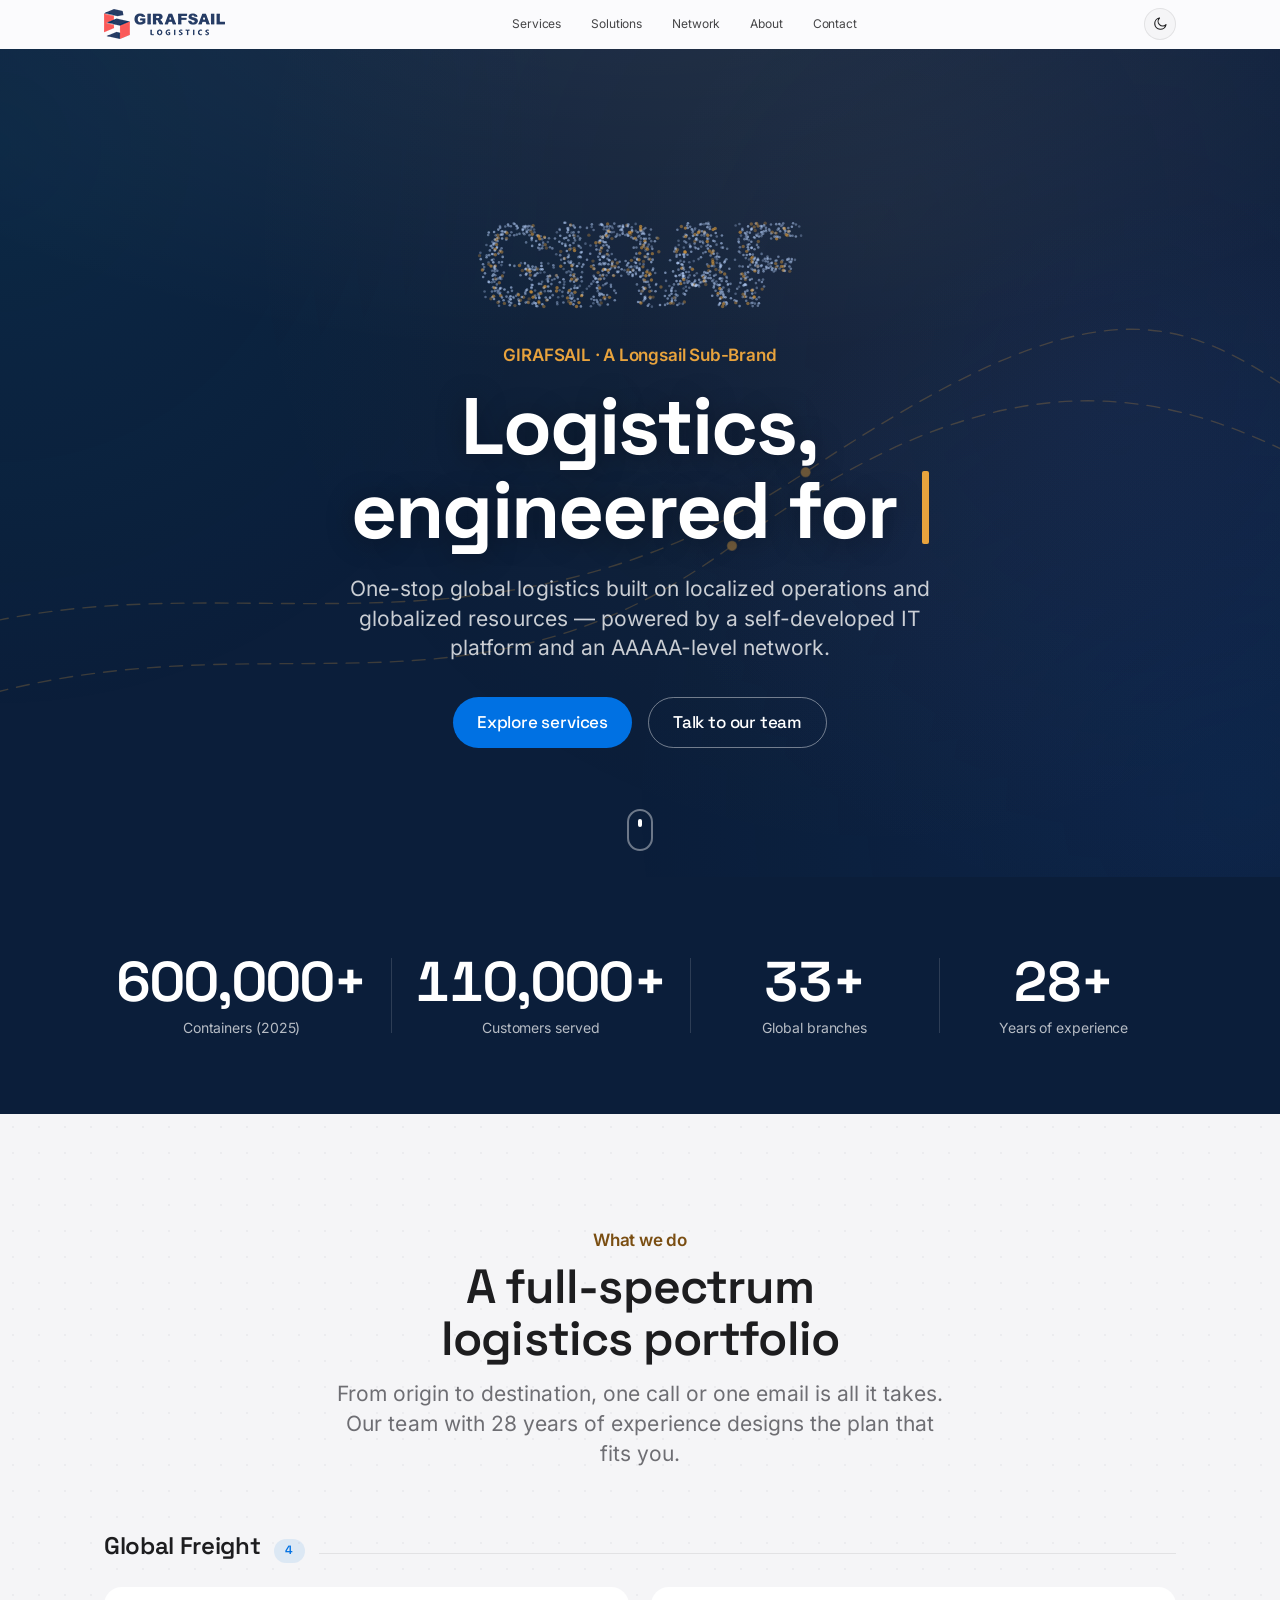
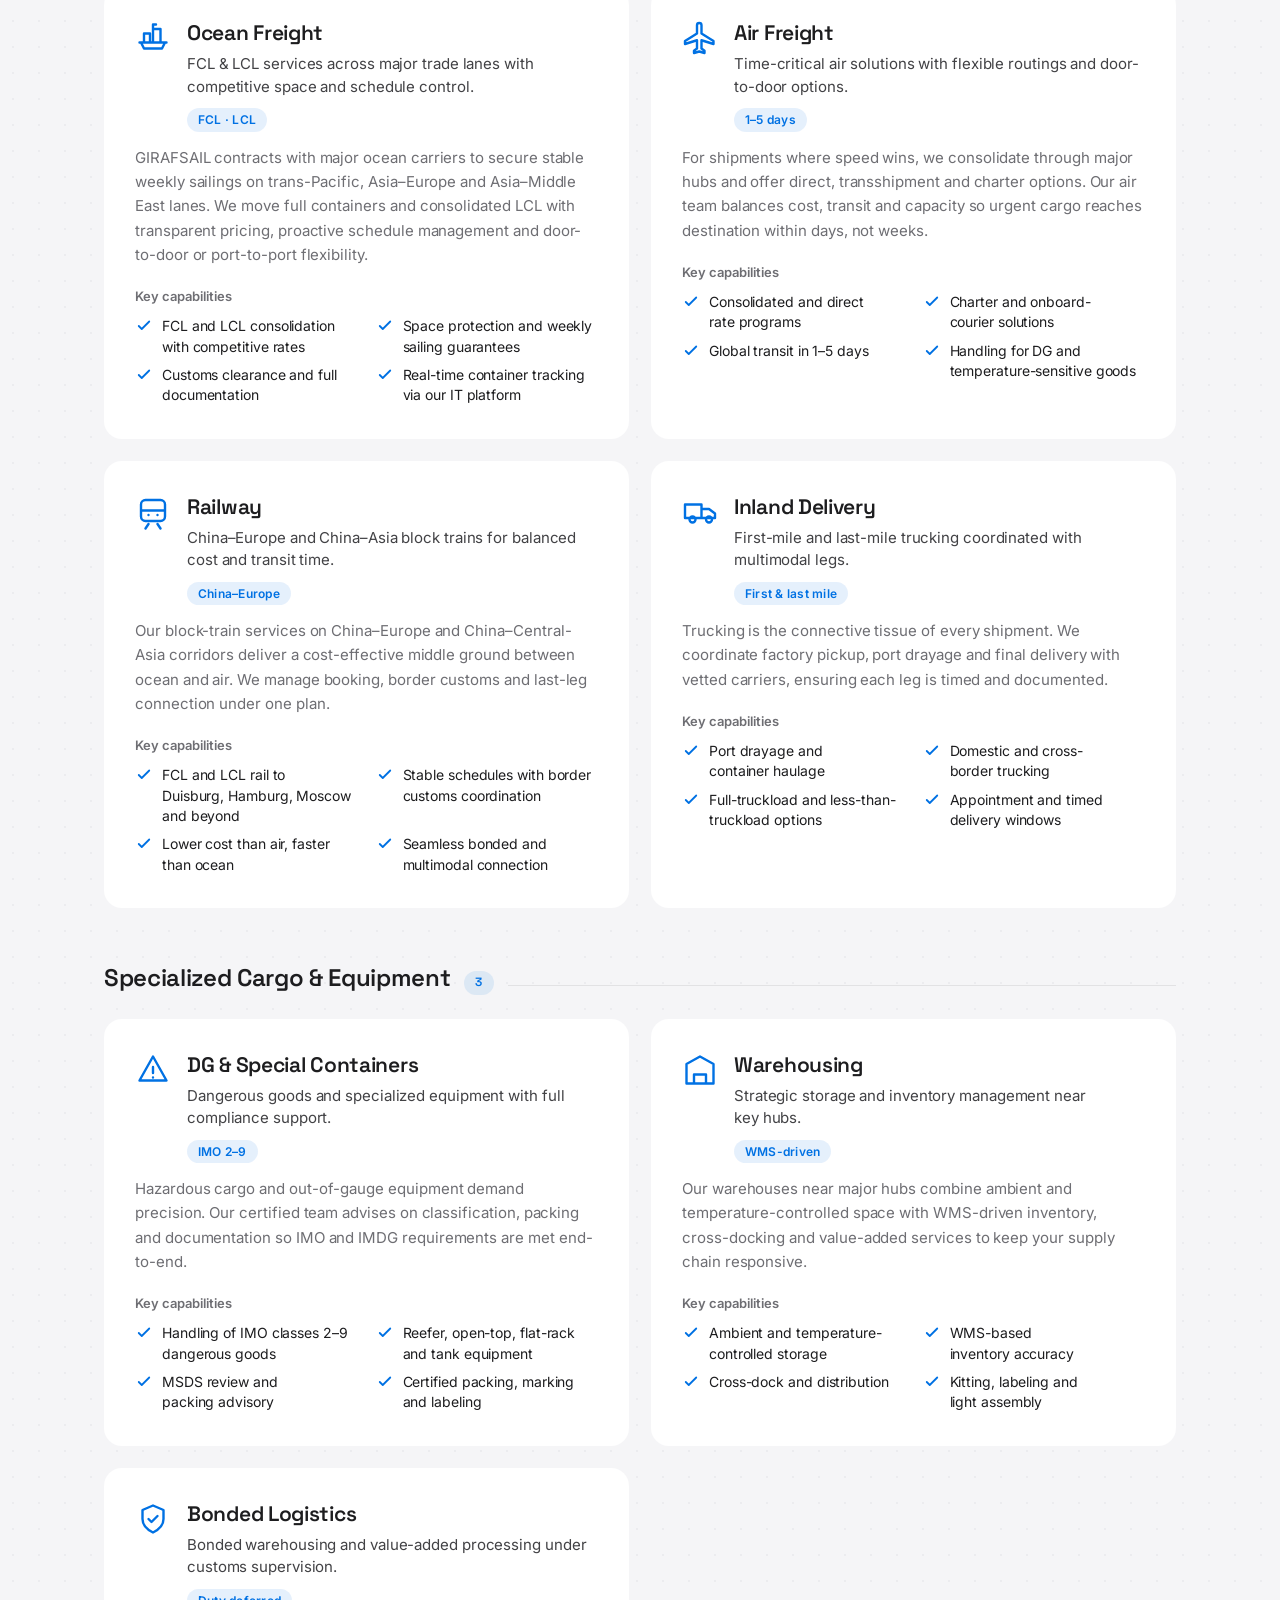
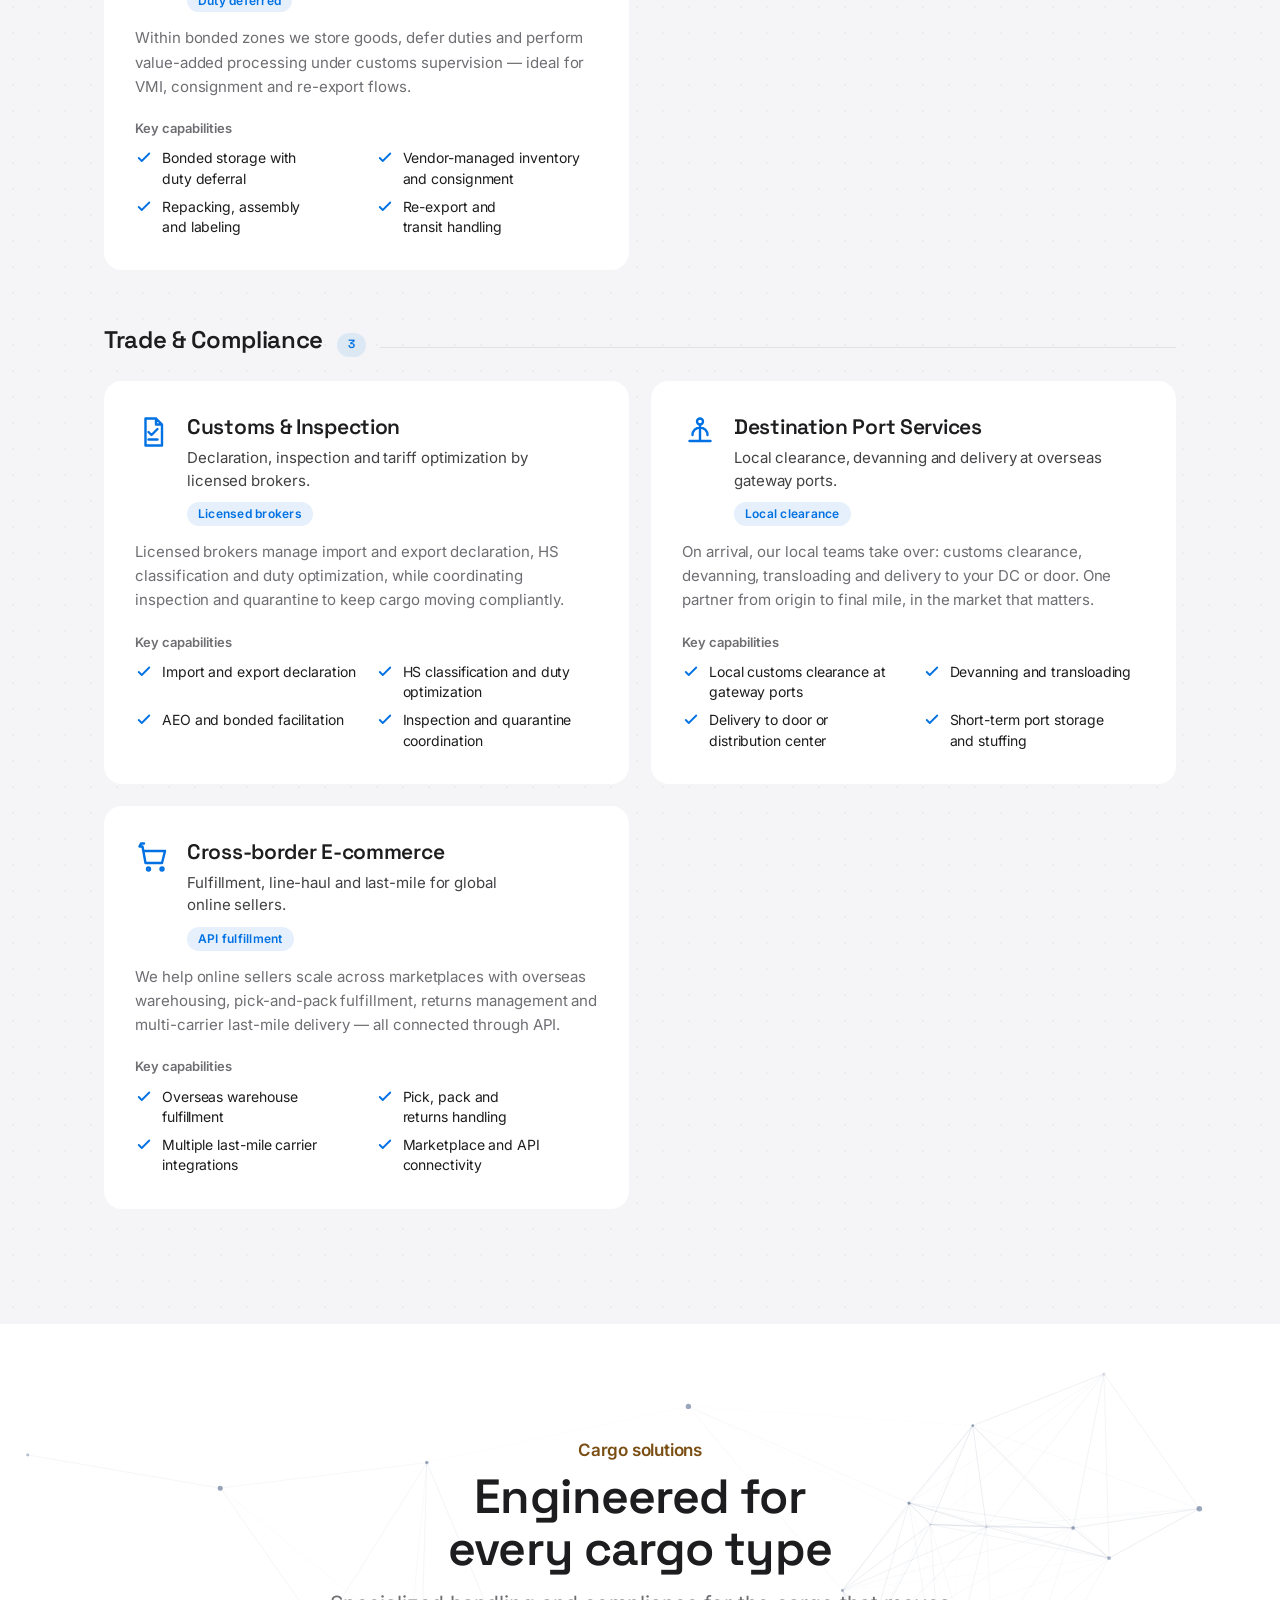
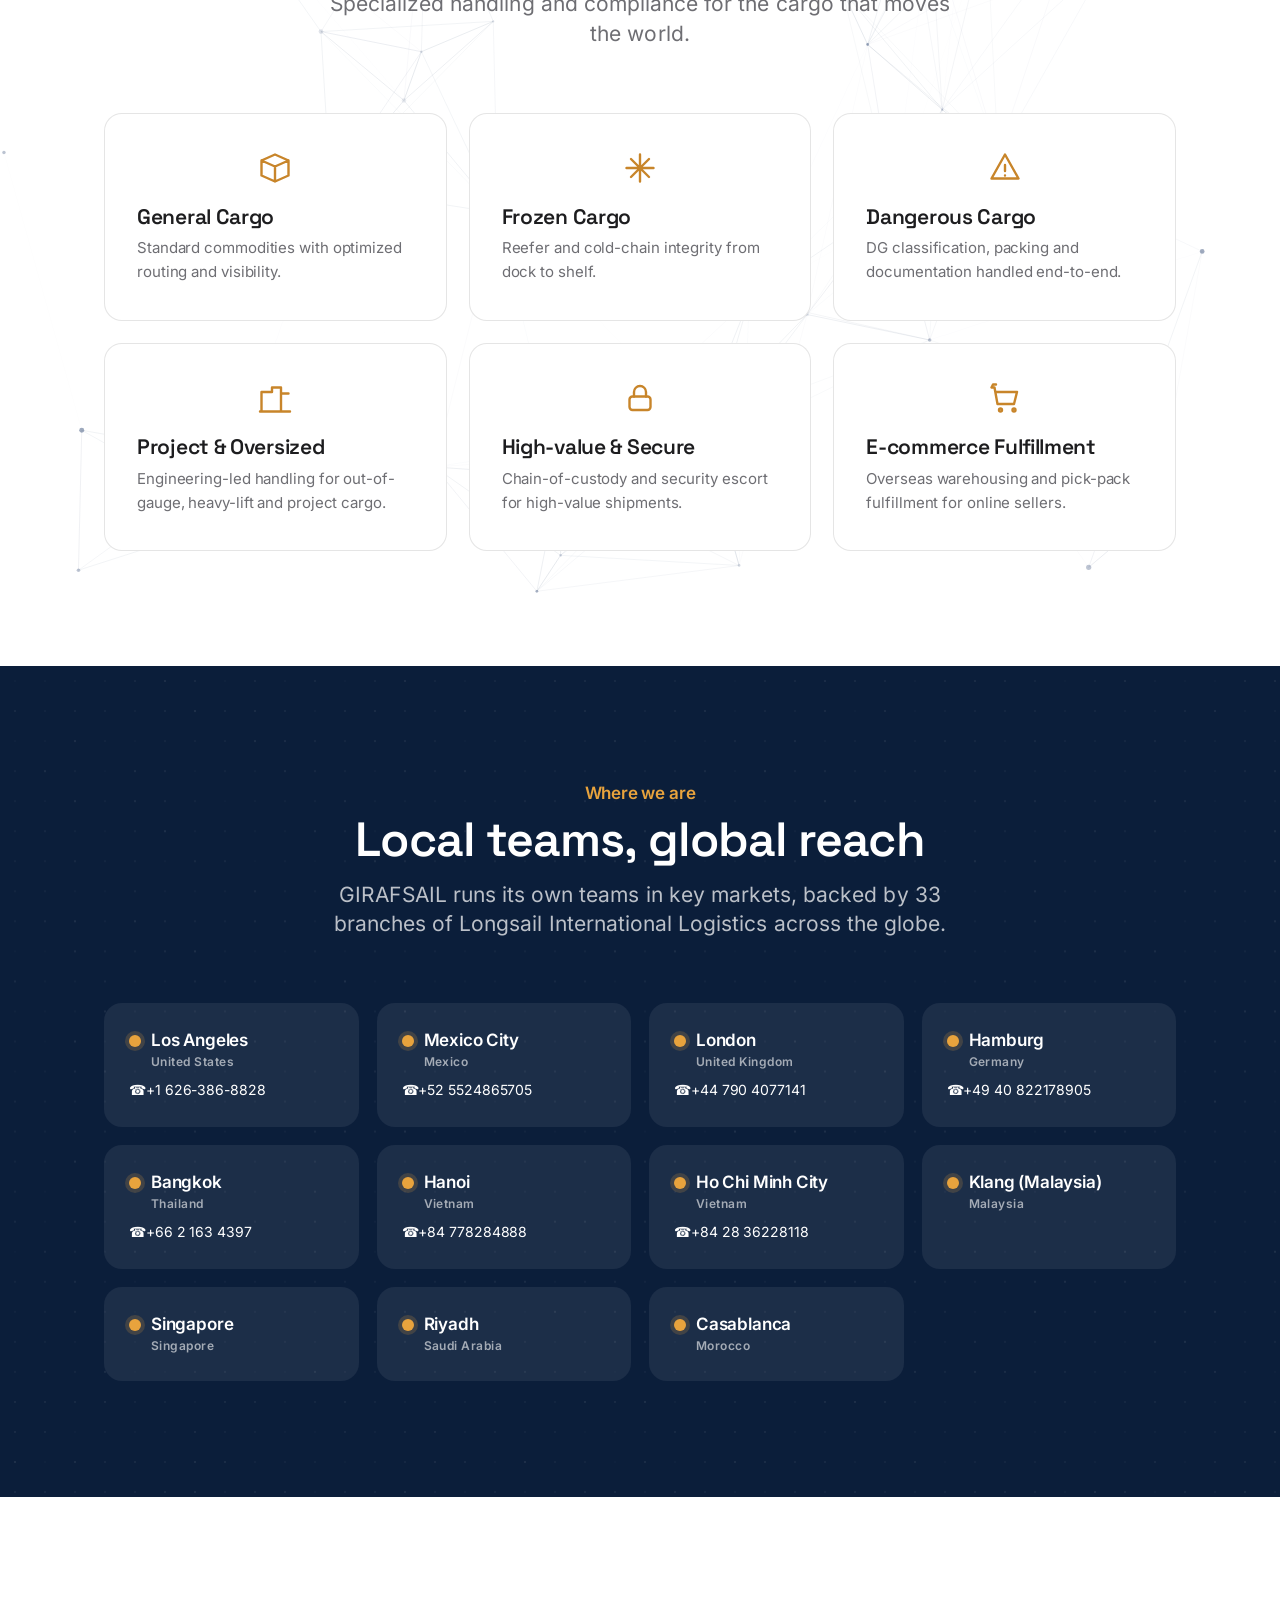
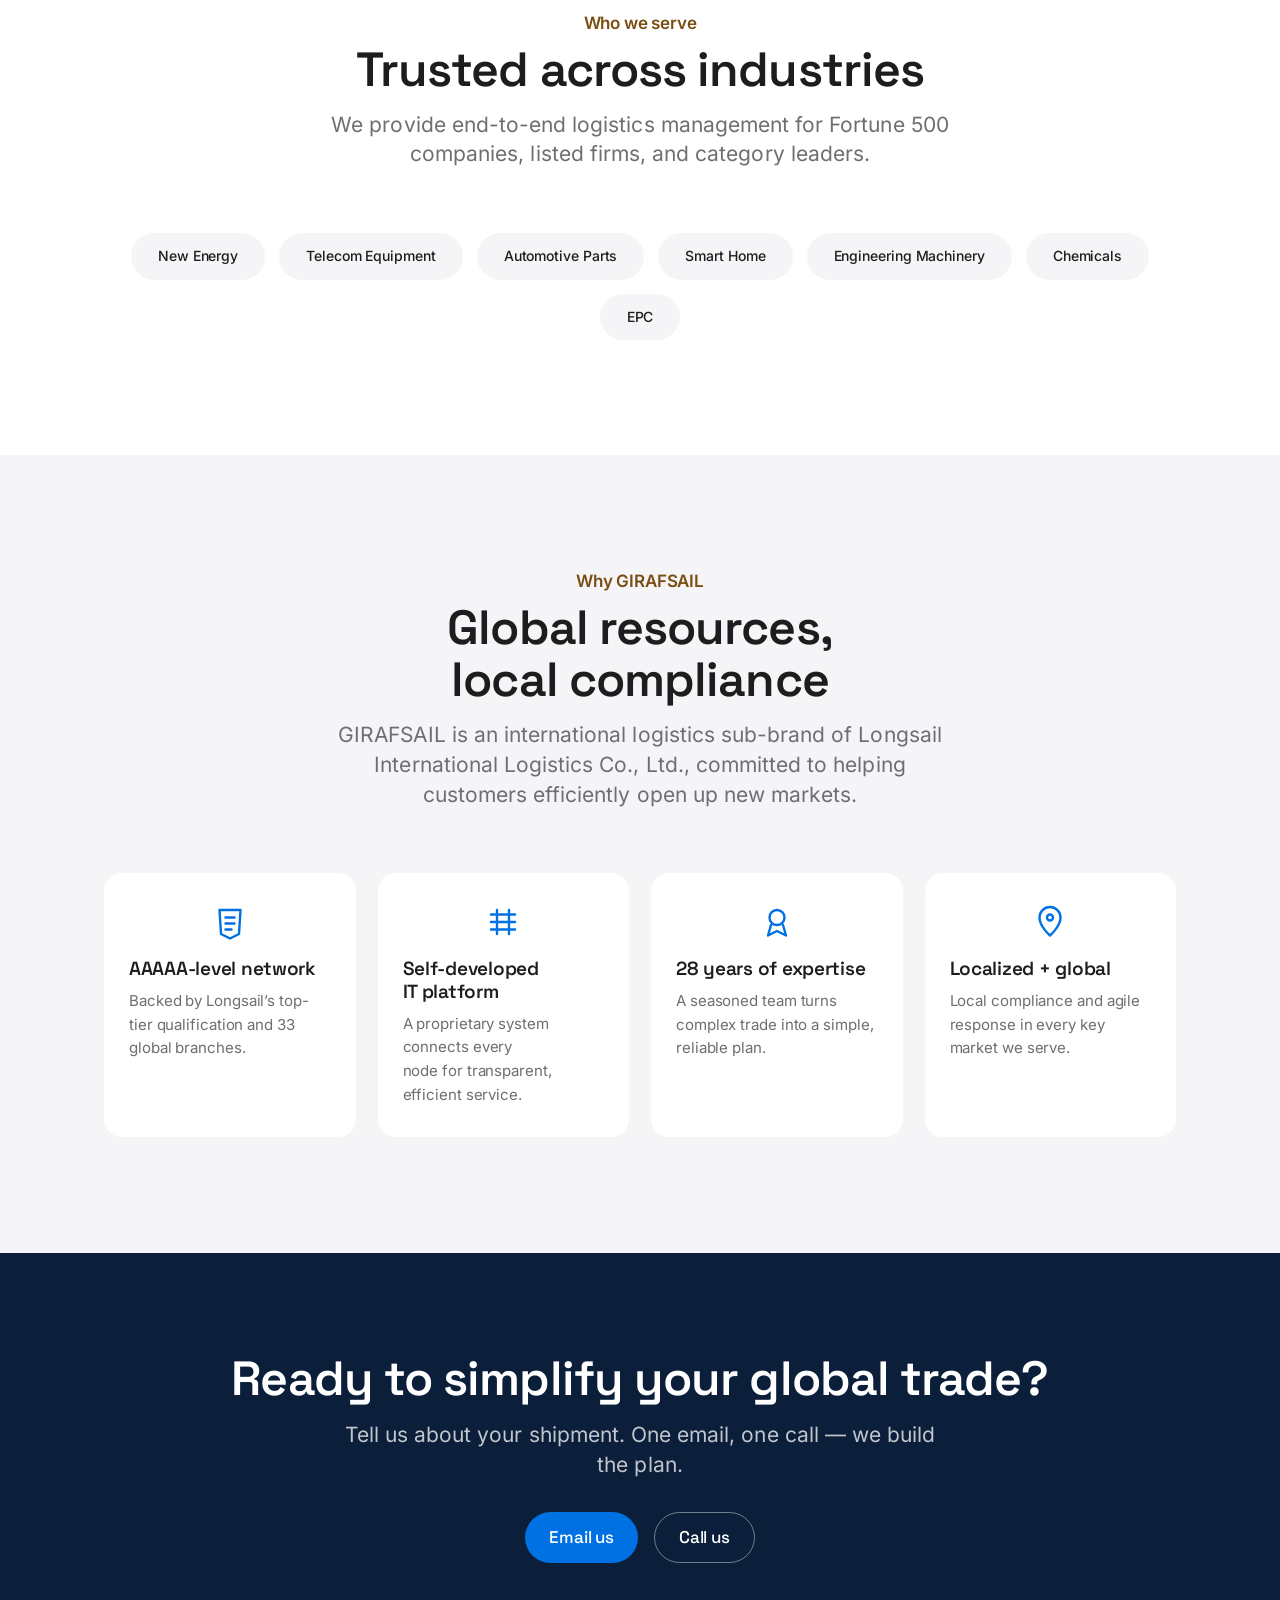
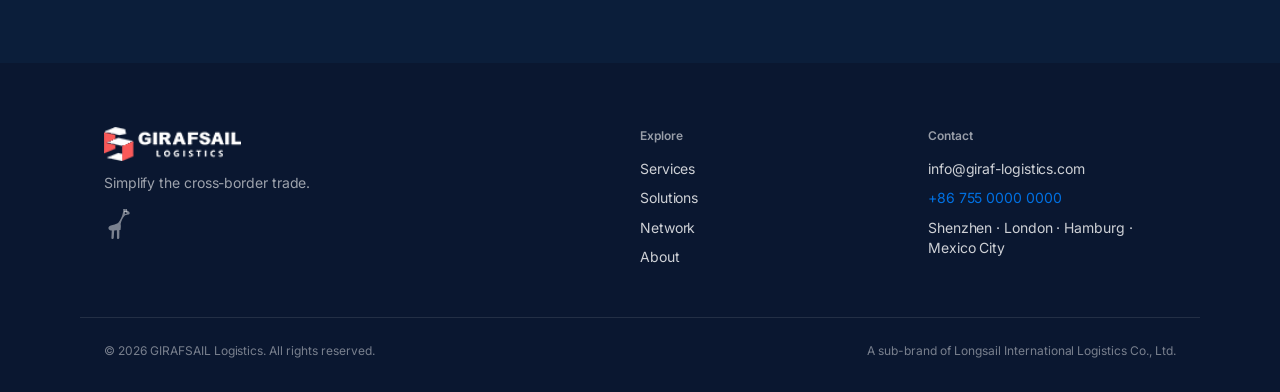
<file: index.html>
<!DOCTYPE html>
<html lang="en">
<head>
  <meta charset="UTF-8" />
  <meta name="viewport" content="width=device-width, initial-scale=1.0" />
  <title>GIRAFSAIL Logistics — Simplify the Cross-Border Trade</title>
  <meta name="description" content="GIRAFSAIL Logistics — a sub-brand of Longsail International Logistics, delivering one-stop global logistics solutions with localized operations and globalized resources." />
  <link rel="icon" type="image/png" href="assets/img/favicon.png" />
  <link rel="preload" as="font" type="font/woff2" crossorigin href="assets/fonts/inter/inter-latin-400-normal.woff2" />
  <link rel="preload" as="font" type="font/woff2" crossorigin href="assets/fonts/space-grotesk/space-grotesk-latin-700-normal.woff2" />
  <link rel="stylesheet" href="assets/css/style.css" />
  <script>
    /* apply the stored theme before first paint (no light flash on reload) */
    (function () {
      try {
        var t = localStorage.getItem("giraf_theme");
        document.documentElement.setAttribute("data-theme", t === "dark" ? "dark" : "light");
      } catch (e) {
        document.documentElement.setAttribute("data-theme", "light");
      }
    })();
  </script>
</head>
<body data-page="home">
  <!-- ===================== NAV ===================== -->
  <header class="nav" id="nav">
    <div class="nav__inner">
      <a href="index.html" class="nav__logo" aria-label="GIRAFSAIL Logistics home">
        <img class="logo-light" src="assets/img/logo.png" alt="GIRAFSAIL Logistics" />
        <img class="logo-dark" src="assets/img/logo-white.png" alt="" aria-hidden="true" />
      </a>
      <nav class="nav__links" id="navLinks">
        <a href="services.html" data-nav="services" data-i18n="nav.services">Services</a>
        <a href="solutions.html" data-nav="solutions" data-i18n="nav.solutions">Solutions</a>
        <a href="network.html" data-nav="network" data-i18n="nav.network">Network</a>
        <a href="about.html" data-nav="about" data-i18n="nav.about">About</a>
        <a href="contact.html" data-nav="contact" data-i18n="nav.contact">Contact</a>
      </nav>
      <div class="nav__right">
        <button class="theme-toggle" id="themeToggle" type="button" aria-pressed="false" aria-label="Lights off" title="Lights off">
          <svg class="theme-toggle__moon" viewBox="0 0 24 24" fill="none" stroke="currentColor" stroke-width="1.7" stroke-linecap="round" stroke-linejoin="round" aria-hidden="true"><path d="M21 12.8A8.5 8.5 0 1 1 11.2 3a6.6 6.6 0 0 0 9.8 9.8z"/></svg>
          <svg class="theme-toggle__sun" viewBox="0 0 24 24" fill="none" stroke="currentColor" stroke-width="1.7" stroke-linecap="round" stroke-linejoin="round" aria-hidden="true"><circle cx="12" cy="12" r="4.2"/><path d="M12 2.6v2.2M12 19.2v2.2M4.4 4.4l1.6 1.6M18 18l1.6 1.6M2.6 12h2.2M19.2 12h2.2M4.4 19.6l1.6-1.6M18 6l1.6-1.6"/></svg>
        </button>
        <div class="lang" id="langSwitch" role="group" aria-label="Language">
          <button class="lang__btn is-active" data-lang="en">EN</button>
          <button class="lang__btn" data-lang="zh">中文</button>
        </div>
        <button class="nav__burger" id="burger" aria-label="Menu" aria-expanded="false">
          <span></span><span></span><span></span>
        </button>
      </div>
    </div>
  </header>

  <main>
    <!-- ===================== HERO ===================== -->
    <section class="hero" id="home">
      <div class="hero__bg" aria-hidden="true">
        <canvas id="aurora" class="hero__aurora"></canvas>
        <svg class="hero__routes" viewBox="0 0 1440 900" preserveAspectRatio="xMidYMid slice">
          <g stroke="#e8a33d" stroke-opacity="0.5" fill="none" stroke-width="1.5" stroke-linecap="round">
            <path class="route" d="M-50 720 C 300 600, 520 760, 820 540 S 1300 360, 1500 480"/>
            <path class="route" d="M-50 640 C 260 540, 540 700, 900 460 S 1320 300, 1500 420"/>
            <circle class="route__node" cx="820" cy="540" r="5" fill="#e8a33d"/>
            <circle class="route__node" cx="900" cy="460" r="5" fill="#e8a33d"/>
          </g>
        </svg>
      </div>
      <div class="hero__content">
        <canvas class="hero__particles" data-particle-text="GIRAF" aria-hidden="true"></canvas>
        <p class="hero__eyebrow" data-i18n="hero.eyebrow">GIRAFSAIL · A Longsail Sub-Brand</p>
        <h1 class="hero__title" id="heroRotate" aria-label="Logistics, made simple.">
          <span class="hero__rotate-text" aria-hidden="true"></span><span class="hero__caret" aria-hidden="true"></span>
        </h1>
        <p class="hero__sub" data-i18n="hero.sub">One-stop global logistics built on localized operations and globalized resources — powered by a self-developed IT platform and an AAAAA-level network.</p>
        <div class="hero__cta">
          <a href="services.html" class="btn btn--primary" data-i18n="hero.cta1">Explore services</a>
          <a href="contact.html" class="btn btn--ghost" data-i18n="hero.cta2">Talk to our team</a>
        </div>
      </div>
      <a href="#stats" class="hero__scroll" aria-label="Scroll">
        <span></span>
      </a>
    </section>

    <!-- ===================== STATS ===================== -->
    <section class="stats" id="stats">
      <div class="wrap stats__grid" id="statsGrid"><!-- rendered by JS --></div>
    </section>

    <!-- ===================== SERVICES ===================== -->
    <section class="section section--gray" id="services">
      <div class="wrap">
        <header class="section__head reveal">
          <p class="section__eyebrow" data-i18n="services.eyebrow">What we do</p>
          <h2 class="section__title" data-i18n="services.title">A full-spectrum logistics portfolio</h2>
          <p class="section__lead" data-i18n="services.lead">From origin to destination, one call or one email is all it takes. Our team with 28 years of experience designs the plan that fits you.</p>
        </header>
        <div id="servicesGrid"><!-- rendered by JS --></div>
      </div>
    </section>

    <!-- ===================== SOLUTIONS ===================== -->
    <section class="section" id="solutions">
      <canvas id="solutionsWeb" class="section__web" data-web-threads aria-hidden="true"></canvas>
      <div class="wrap">
        <header class="section__head reveal">
          <p class="section__eyebrow" data-i18n="solutions.eyebrow">Cargo solutions</p>
          <h2 class="section__title" data-i18n="solutions.title">Engineered for every cargo type</h2>
          <p class="section__lead" data-i18n="solutions.lead">Specialized handling and compliance for the cargo that moves the world.</p>
        </header>
        <div class="cards" id="solutionsGrid"><!-- rendered by JS --></div>
      </div>
    </section>

    <!-- ===================== GLOBAL NETWORK ===================== -->
    <section class="section section--dark" id="network">
      <canvas id="dotfield" class="section__dots" data-dotfield aria-hidden="true"></canvas>
      <div class="wrap">
        <header class="section__head reveal">
          <p class="section__eyebrow" data-i18n="network.eyebrow">Where we are</p>
          <h2 class="section__title" data-i18n="network.title">Local teams, global reach</h2>
          <p class="section__lead" data-i18n="network.lead">GIRAFSAIL runs its own teams in key markets, backed by 33 branches of Longsail International Logistics across the globe.</p>
        </header>
        <div class="offices" id="officesGrid"><!-- rendered by JS --></div>
      </div>
    </section>

    <!-- ===================== INDUSTRIES ===================== -->
    <section class="section" id="industries">
      <div class="wrap">
        <header class="section__head reveal">
          <p class="section__eyebrow" data-i18n="industries.eyebrow">Who we serve</p>
          <h2 class="section__title" data-i18n="industries.title">Trusted across industries</h2>
          <p class="section__lead" data-i18n="industries.lead">We provide end-to-end logistics management for Fortune 500 companies, listed firms, and category leaders.</p>
        </header>
        <div class="chips" id="industriesGrid"><!-- rendered by JS --></div>
      </div>
    </section>

    <!-- ===================== WHY GIRAF ===================== -->
    <section class="section section--gray" id="about">
      <div class="wrap">
        <header class="section__head reveal">
          <p class="section__eyebrow" data-i18n="why.eyebrow">Why GIRAF</p>
          <h2 class="section__title" data-i18n="why.title">Global resources, local compliance</h2>
          <p class="section__lead" data-i18n="why.lead">GIRAFSAIL is an international logistics sub-brand of Longsail International Logistics Co., Ltd., committed to helping customers efficiently open up new markets.</p>
        </header>
        <div class="cards cards--4" id="whyGrid"><!-- rendered by JS --></div>
      </div>
    </section>

    <!-- ===================== CTA ===================== -->
    <section class="cta" id="contact">
      <div class="wrap cta__inner reveal">
        <h2 class="cta__title" data-i18n="cta.title">Ready to simplify your global trade?</h2>
        <p class="cta__sub" data-i18n="cta.sub">Tell us about your shipment. One email, one call — we build the plan.</p>
        <div class="cta__actions">
          <a href="mailto:info@giraf-logistics.com" class="btn btn--gold" data-i18n="cta.email">Email us</a>
          <a href="tel:+8607550000000" class="btn btn--ghost" data-i18n="cta.call">Call us</a>
        </div>
      </div>
    </section>
  </main>

  <!-- ===================== FOOTER ===================== -->
  <footer class="footer">
    <div class="wrap footer__grid">
      <div class="footer__brand">
        <div class="footer__logo">
          <img src="assets/img/logo-white.png" alt="GIRAFSAIL Logistics" />
        </div>
        <p class="footer__tag" data-i18n="footer.tag">Simplify the cross-border trade.</p>
      </div>
      <div class="footer__col">
        <h4 data-i18n="footer.nav">Explore</h4>
        <a href="services.html" data-i18n="nav.services">Services</a>
        <a href="solutions.html" data-i18n="nav.solutions">Solutions</a>
        <a href="network.html" data-i18n="nav.network">Network</a>
        <a href="about.html" data-i18n="nav.about">About</a>
      </div>
      <div class="footer__col">
        <h4 data-i18n="footer.contact">Contact</h4>
        <a href="mailto:info@giraf-logistics.com">info@giraf-logistics.com</a>
        <a href="tel:+8607550000000">+86 755 0000 0000</a>
        <span data-i18n="footer.addr">Shenzhen · London · Hamburg · Mexico City</span>
      </div>
    </div>
    <div class="wrap footer__bottom">
      <span>© <span id="year"></span> GIRAFSAIL Logistics. <span data-i18n="footer.rights">All rights reserved.</span></span>
      <span data-i18n="footer.parent">A sub-brand of Longsail International Logistics Co., Ltd.</span>
    </div>
  </footer>

  <script src="assets/js/i18n.js"></script>
  <script src="assets/js/main.js"></script>
  <script src="assets/js/effects.js"></script>
</body>
</html>
</file>
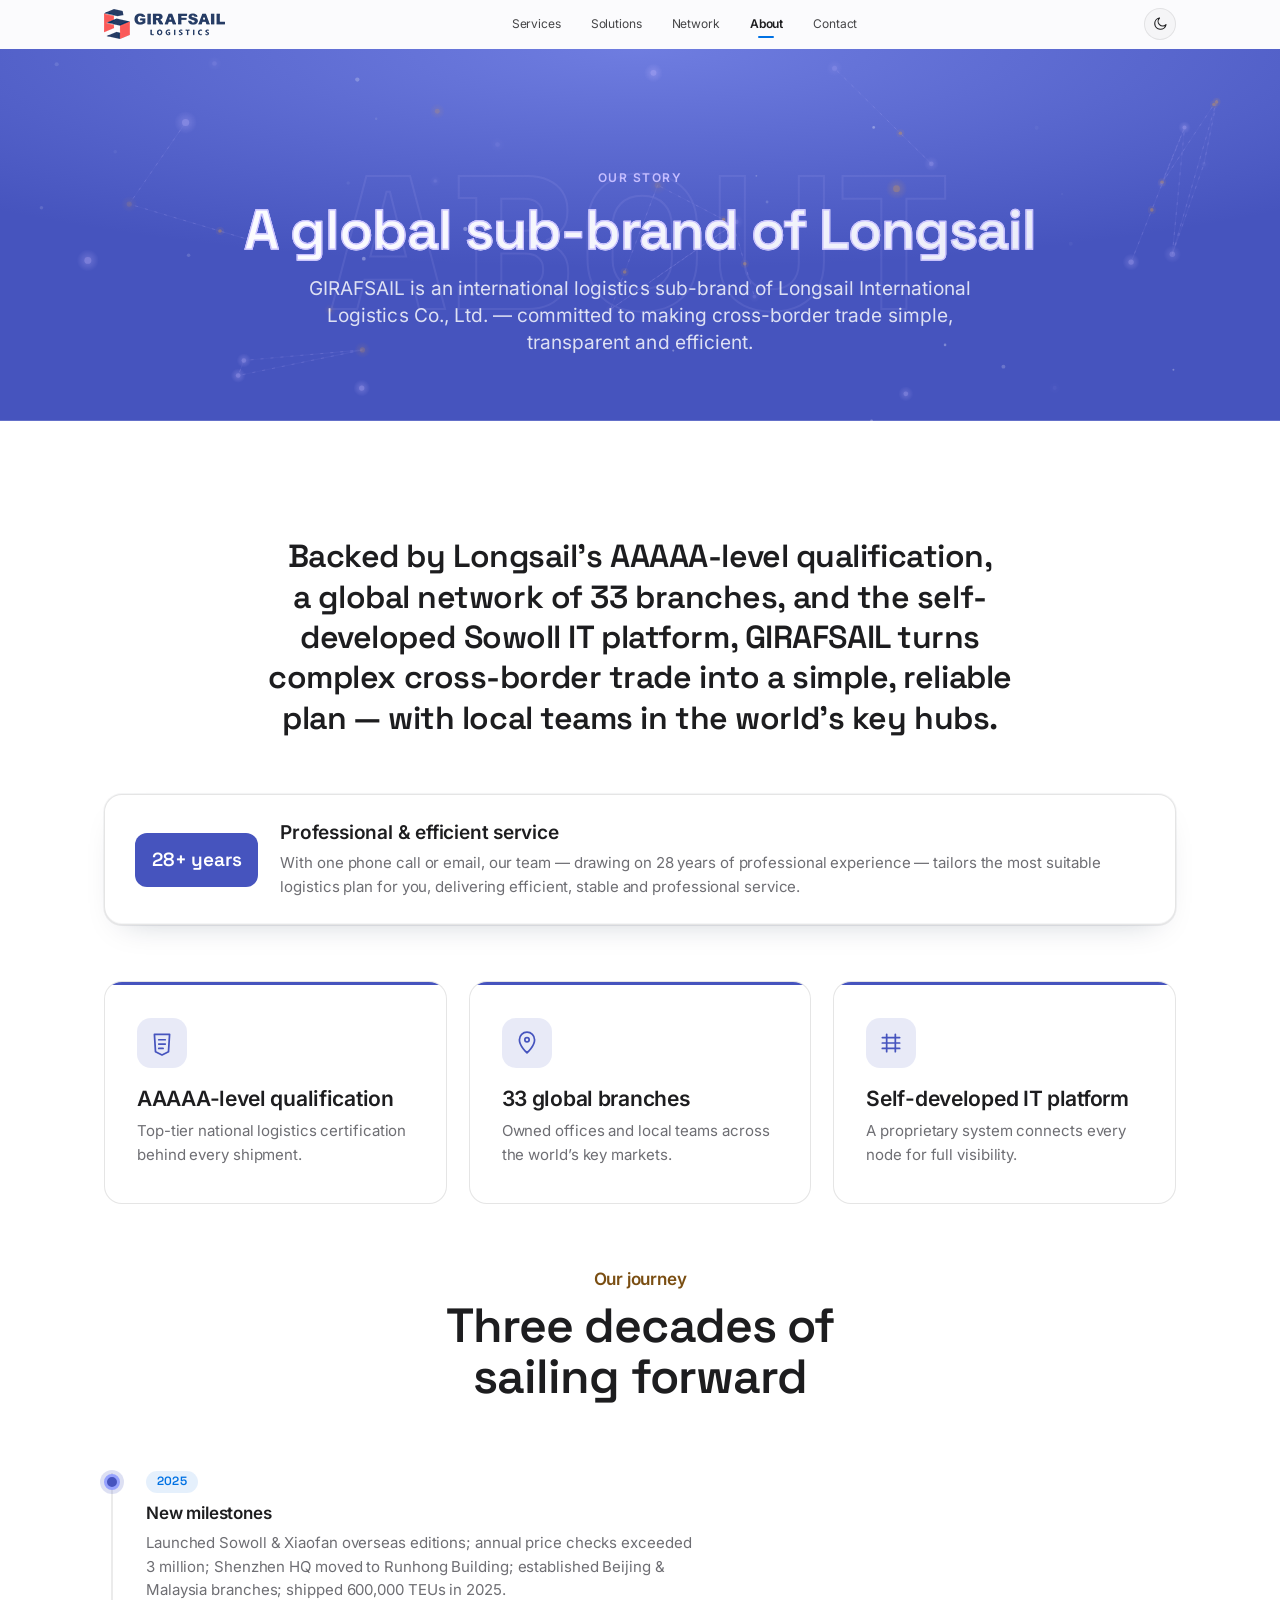
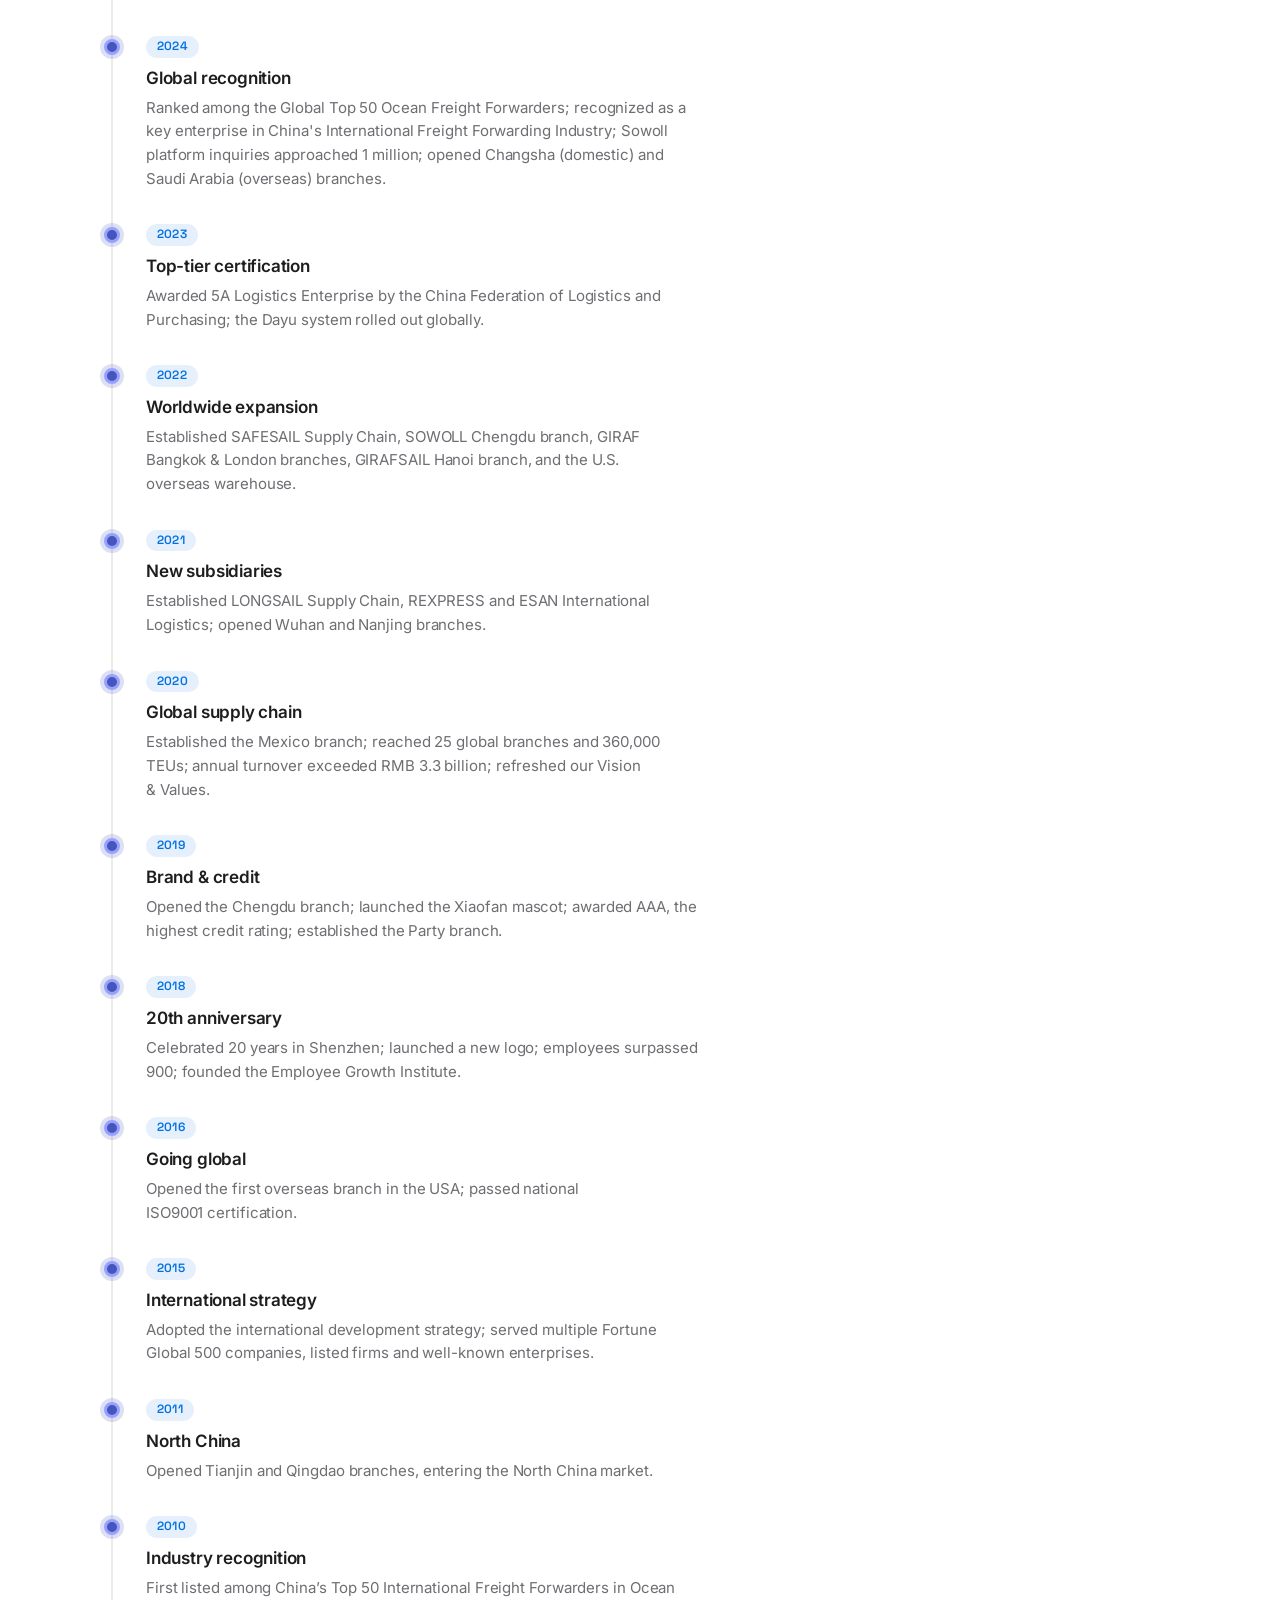
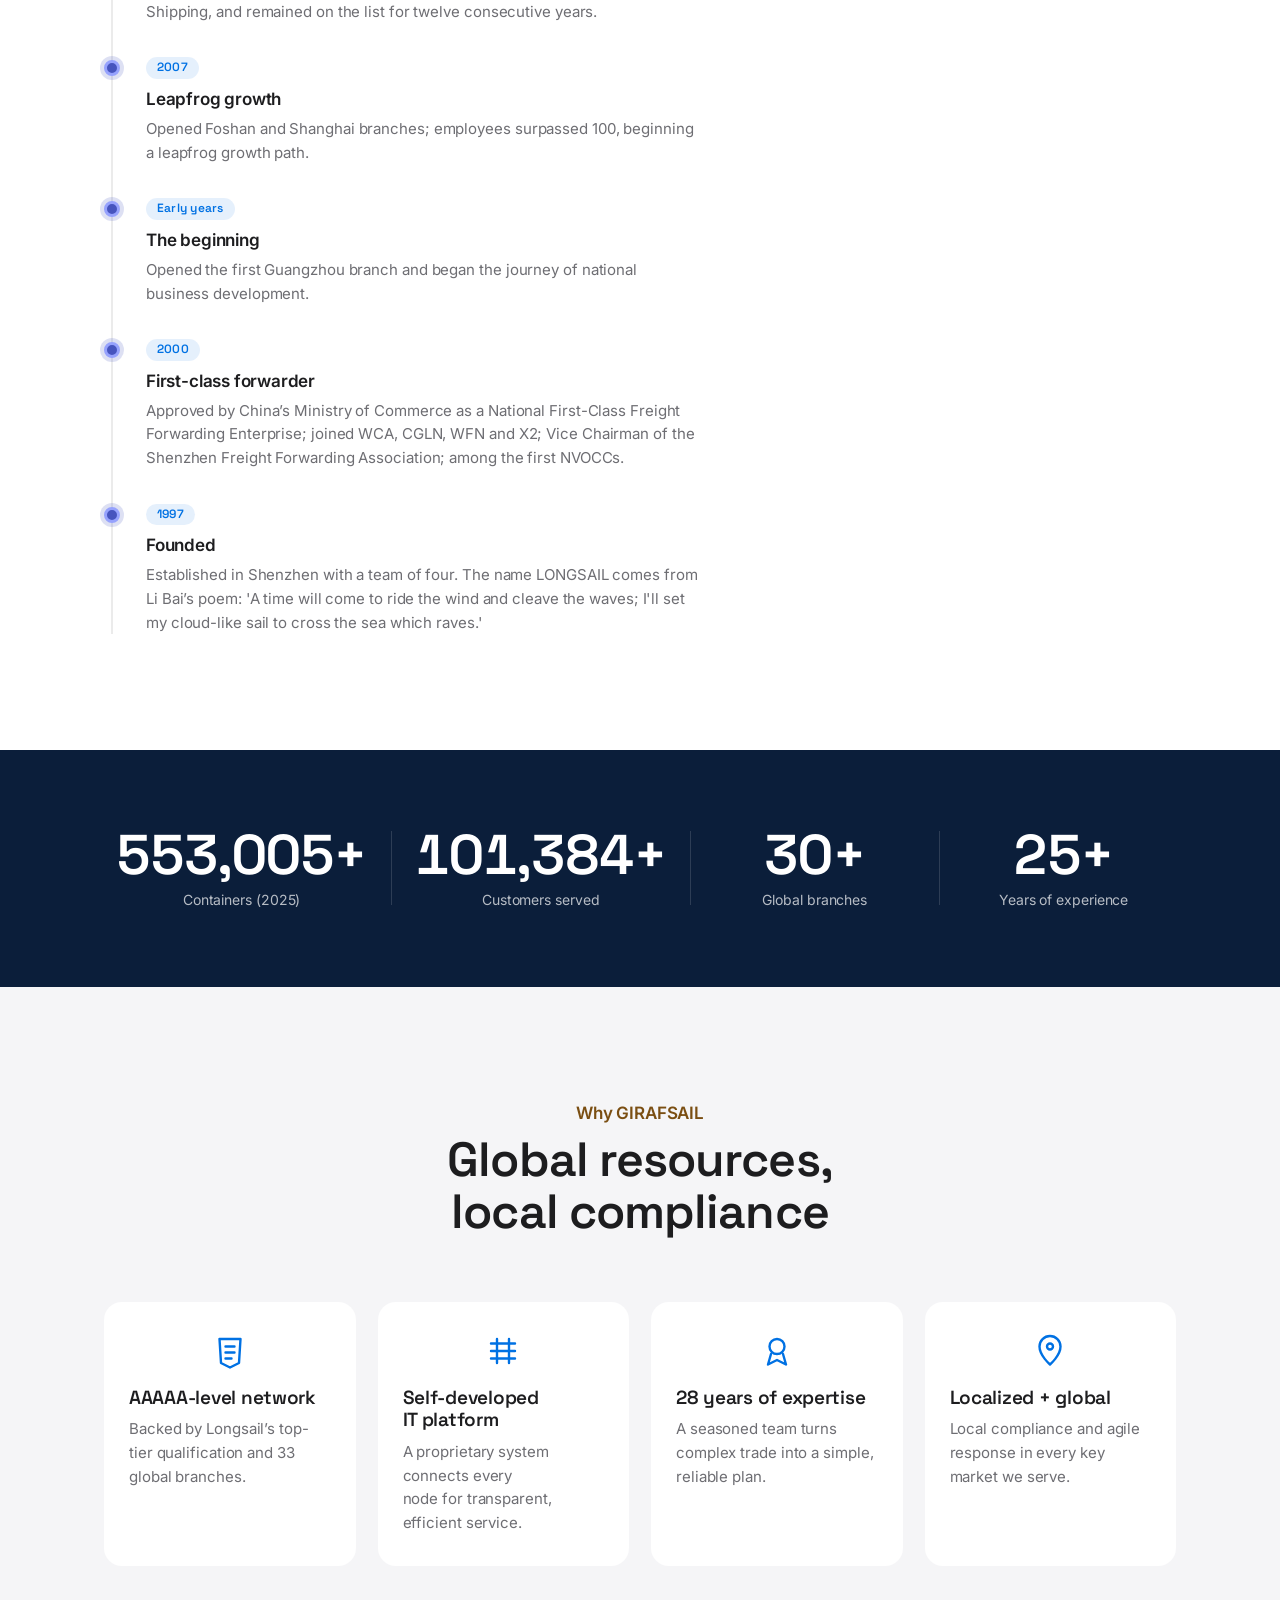
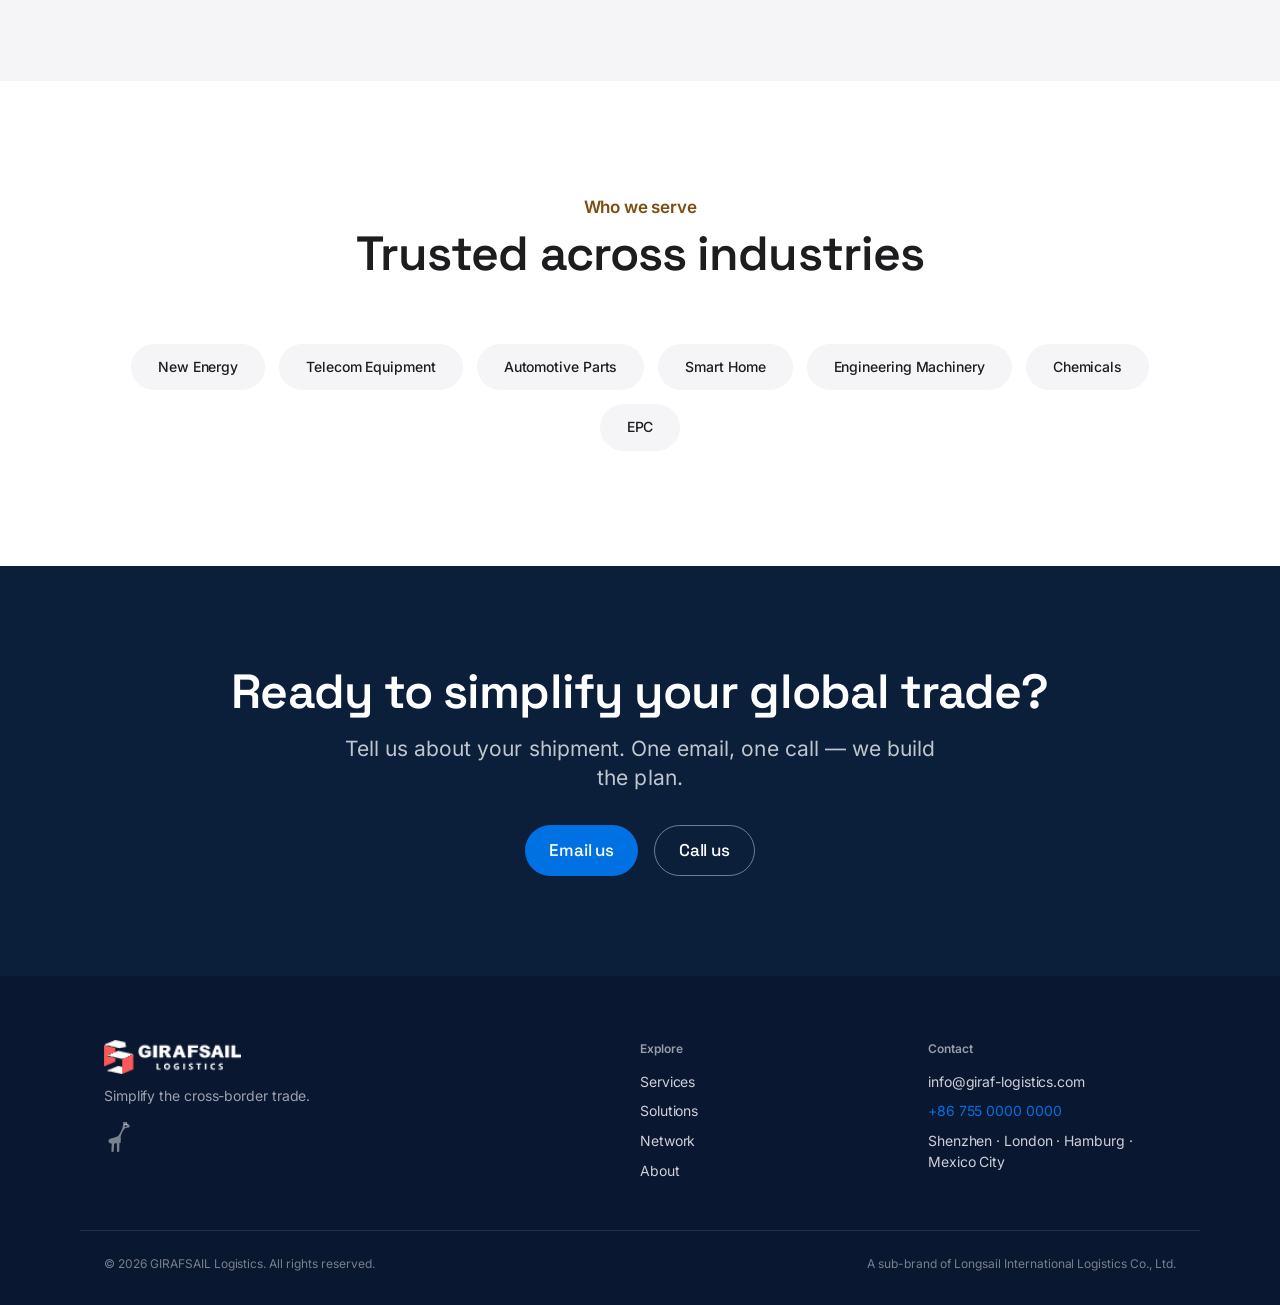
<file: about.html>
<!DOCTYPE html>
<html lang="en">
<head>
  <meta charset="UTF-8" />
  <meta name="viewport" content="width=device-width, initial-scale=1.0" />
  <title>About — GIRAFSAIL Logistics</title>
  <meta name="description" content="GIRAFSAIL is an international logistics sub-brand of Longsail International Logistics Co., Ltd. — localized operations, globalized resources." />
  <link rel="icon" type="image/png" href="assets/img/favicon.png" />
  <link rel="stylesheet" href="assets/css/style.css" />
  <script>
    /* apply the stored theme before first paint (no light flash on reload) */
    (function () {
      try {
        var t = localStorage.getItem("giraf_theme");
        document.documentElement.setAttribute("data-theme", t === "dark" ? "dark" : "light");
      } catch (e) {
        document.documentElement.setAttribute("data-theme", "light");
      }
    })();
  </script>
</head>
<body data-page="about">
  <header class="nav" id="nav">
    <div class="nav__inner">
      <a href="index.html" class="nav__logo" aria-label="GIRAFSAIL Logistics home">
        <img class="logo-light" src="assets/img/logo.png" alt="GIRAFSAIL Logistics" />
        <img class="logo-dark" src="assets/img/logo-white.png" alt="" aria-hidden="true" />
      </a>
      <nav class="nav__links" id="navLinks">
        <a href="services.html" data-nav="services" data-i18n="nav.services">Services</a>
        <a href="solutions.html" data-nav="solutions" data-i18n="nav.solutions">Solutions</a>
        <a href="network.html" data-nav="network" data-i18n="nav.network">Network</a>
        <a href="about.html" data-nav="about" data-i18n="nav.about">About</a>
        <a href="contact.html" data-nav="contact" data-i18n="nav.contact">Contact</a>
      </nav>
      <div class="nav__right">
        <button class="theme-toggle" id="themeToggle" type="button" aria-pressed="false" aria-label="Lights off" title="Lights off">
          <svg class="theme-toggle__moon" viewBox="0 0 24 24" fill="none" stroke="currentColor" stroke-width="1.7" stroke-linecap="round" stroke-linejoin="round" aria-hidden="true"><path d="M21 12.8A8.5 8.5 0 1 1 11.2 3a6.6 6.6 0 0 0 9.8 9.8z"/></svg>
          <svg class="theme-toggle__sun" viewBox="0 0 24 24" fill="none" stroke="currentColor" stroke-width="1.7" stroke-linecap="round" stroke-linejoin="round" aria-hidden="true"><circle cx="12" cy="12" r="4.2"/><path d="M12 2.6v2.2M12 19.2v2.2M4.4 4.4l1.6 1.6M18 18l1.6 1.6M2.6 12h2.2M19.2 12h2.2M4.4 19.6l1.6-1.6M18 6l1.6-1.6"/></svg>
        </button>
        <div class="lang" id="langSwitch" role="group" aria-label="Language">
          <button class="lang__btn is-active" data-lang="en">EN</button>
          <button class="lang__btn" data-lang="zh">中文</button>
        </div>
        <button class="nav__burger" id="burger" aria-label="Menu" aria-expanded="false">
          <span></span><span></span><span></span>
        </button>
      </div>
    </div>
  </header>

  <main>
    <section class="page-hero page-hero--about">
      <canvas class="page-hero__canvas" data-hero-network data-hero-accent="violet" aria-hidden="true"></canvas>
      <span class="page-hero__stroke" aria-hidden="true">ABOUT</span>
      <div class="wrap reveal">
        <p class="page-hero__eyebrow" data-i18n="about.eyebrow">Our story</p>
        <h1 class="page-hero__title" data-i18n="about.title">A global sub-brand of Longsail</h1>
        <p class="page-hero__lead" data-i18n="about.lead">GIRAFSAIL is an international logistics sub-brand of Longsail International Logistics Co., Ltd.</p>
      </div>
    </section>

    <section class="section about-story">
      <div class="wrap">
        <p class="about-story__lead reveal" data-i18n="about.story">Backed by Longsail's AAAAA-level qualification, a global network of 39 branches, and the self-developed Sowoll IT platform, GIRAFSAIL turns complex cross-border trade into a simple, reliable plan — with local teams in the world's key hubs.</p>
        <div class="about-promise reveal">
          <span class="about-promise__badge" data-i18n="about.promiseBadge">28+ years</span>
          <div class="about-promise__body">
            <h3 class="about-promise__title" data-i18n="about.promiseTitle">Professional &amp; efficient service</h3>
            <p class="about-promise__text" data-i18n="about.promise">With one phone call or email, our team — drawing on 28 years of professional experience — tailors the most suitable logistics plan for you, delivering efficient, stable and professional service.</p>
          </div>
        </div>
        <div class="about-foundations" id="aboutFoundations"><!-- rendered by JS --></div>
        <div class="about-history reveal">
          <header class="section__head about-history__head">
            <p class="section__eyebrow" data-i18n="about.historyEyebrow">Our journey</p>
            <h2 class="section__title" data-i18n="about.historyTitle">Three decades of sailing forward</h2>
          </header>
          <ol class="timeline" id="aboutHistory"><!-- rendered by JS --></ol>
        </div>
      </div>
    </section>

    <section class="stats">
      <div class="wrap stats__grid" id="statsGrid"><!-- rendered by JS --></div>
    </section>

    <section class="section section--gray">
      <div class="wrap">
        <header class="section__head reveal">
          <p class="section__eyebrow" data-i18n="why.eyebrow">Why GIRAF</p>
          <h2 class="section__title" data-i18n="why.title">Global resources, local compliance</h2>
        </header>
        <div class="cards cards--4" id="whyGrid"><!-- rendered by JS --></div>
      </div>
    </section>

    <section class="section">
      <div class="wrap">
        <header class="section__head reveal">
          <p class="section__eyebrow" data-i18n="industries.eyebrow">Who we serve</p>
          <h2 class="section__title" data-i18n="industries.title">Trusted across industries</h2>
        </header>
        <div class="chips" id="industriesGrid"><!-- rendered by JS --></div>
      </div>
    </section>

    <section class="cta">
      <div class="wrap cta__inner reveal">
        <h2 class="cta__title" data-i18n="cta.title">Ready to simplify your global trade?</h2>
        <p class="cta__sub" data-i18n="cta.sub">Tell us about your shipment. One email, one call — we build the plan.</p>
        <div class="cta__actions">
          <a href="contact.html" class="btn btn--gold" data-i18n="cta.email">Email us</a>
          <a href="tel:+8607550000000" class="btn btn--ghost" data-i18n="cta.call">Call us</a>
        </div>
      </div>
    </section>
  </main>

  <footer class="footer">
    <div class="wrap footer__grid">
      <div class="footer__brand">
        <div class="footer__logo">
          <img src="assets/img/logo-white.png" alt="GIRAFSAIL Logistics" />
        </div>
        <p class="footer__tag" data-i18n="footer.tag">Simplify the cross-border trade.</p>
      </div>
      <div class="footer__col">
        <h4 data-i18n="footer.nav">Explore</h4>
        <a href="services.html" data-i18n="nav.services">Services</a>
        <a href="solutions.html" data-i18n="nav.solutions">Solutions</a>
        <a href="network.html" data-nav="network" data-i18n="nav.network">Network</a>
        <a href="about.html" data-i18n="nav.about">About</a>
      </div>
      <div class="footer__col">
        <h4 data-i18n="footer.contact">Contact</h4>
        <a href="mailto:info@giraf-logistics.com">info@giraf-logistics.com</a>
        <a href="tel:+8607550000000">+86 755 0000 0000</a>
        <span data-i18n="footer.addr">Shenzhen · London · Hamburg · Mexico City</span>
      </div>
    </div>
    <div class="wrap footer__bottom">
      <span>© <span id="year"></span> GIRAFSAIL Logistics. <span data-i18n="footer.rights">All rights reserved.</span></span>
      <span data-i18n="footer.parent">A sub-brand of Longsail International Logistics Co., Ltd.</span>
    </div>
  </footer>

  <script src="assets/js/i18n.js"></script>
  <script src="assets/js/main.js"></script>
  <script src="assets/js/effects.js"></script>
</body>
</html>
</file>
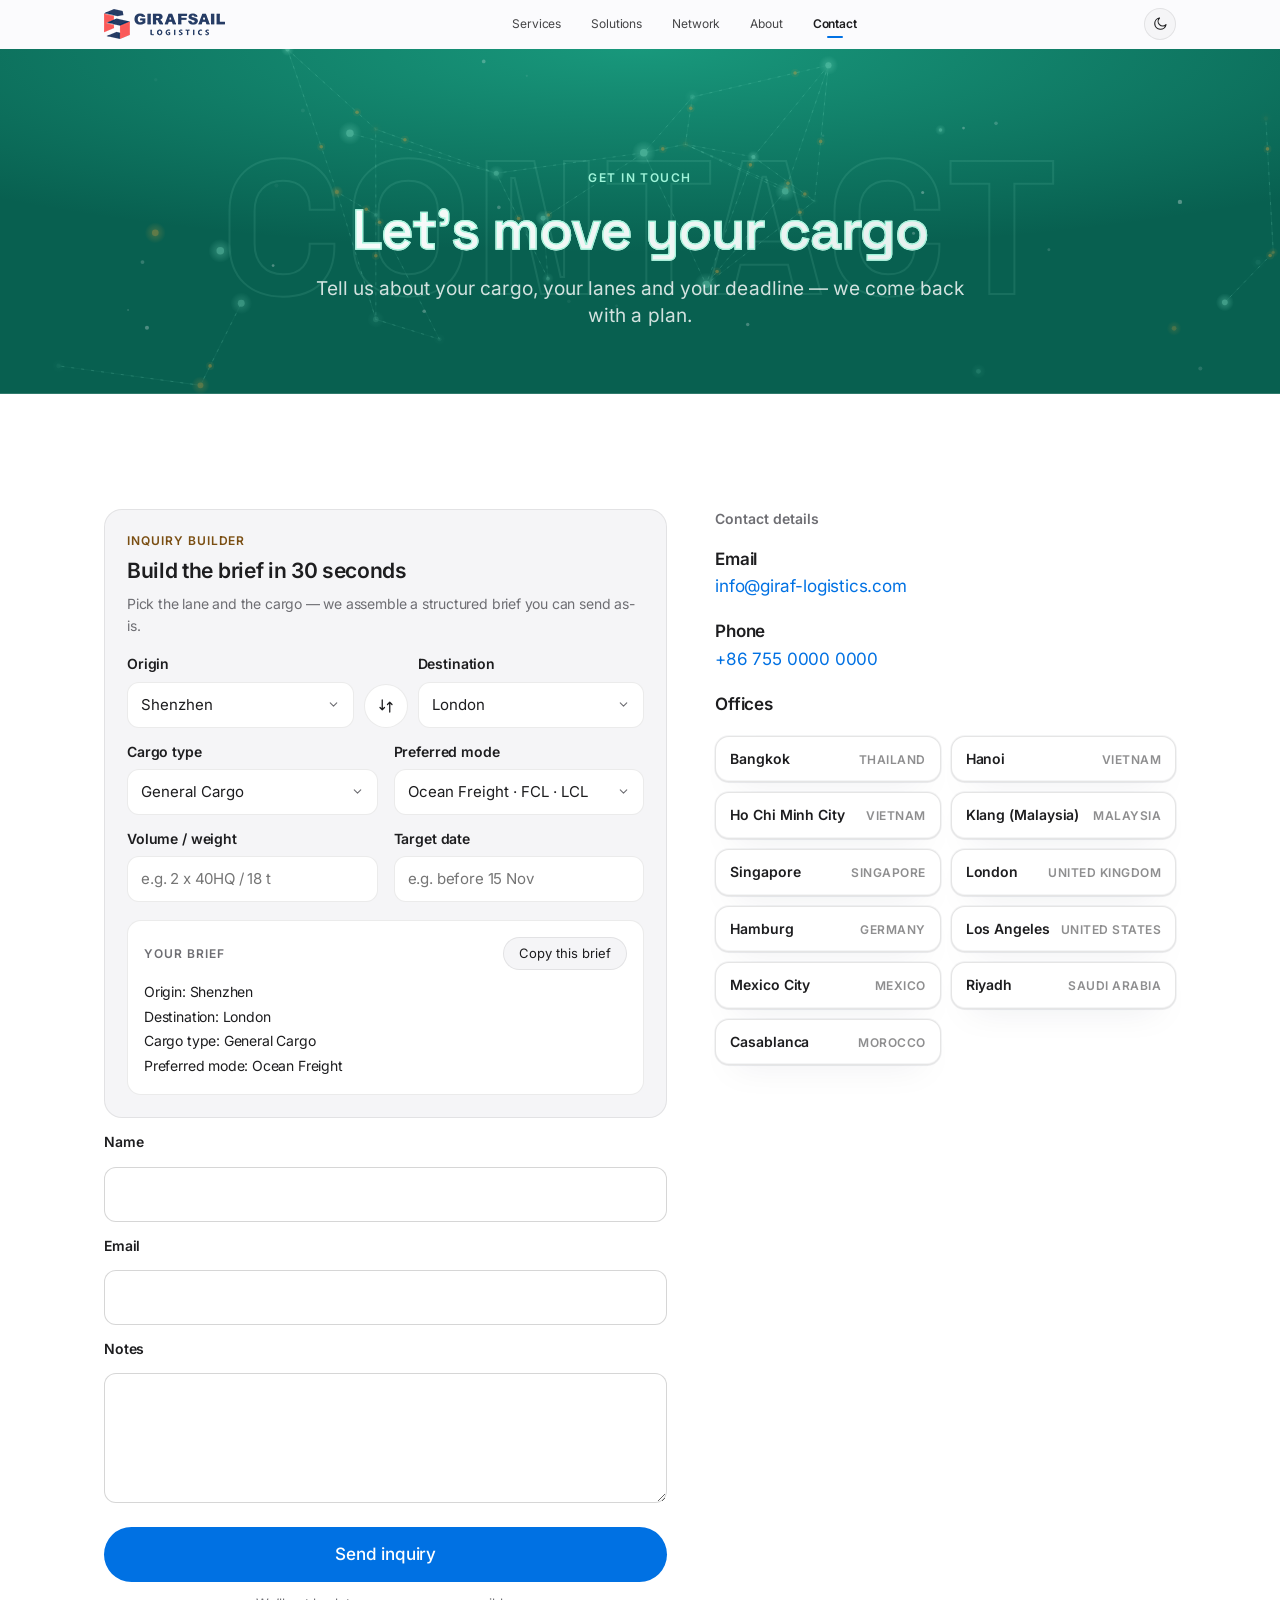
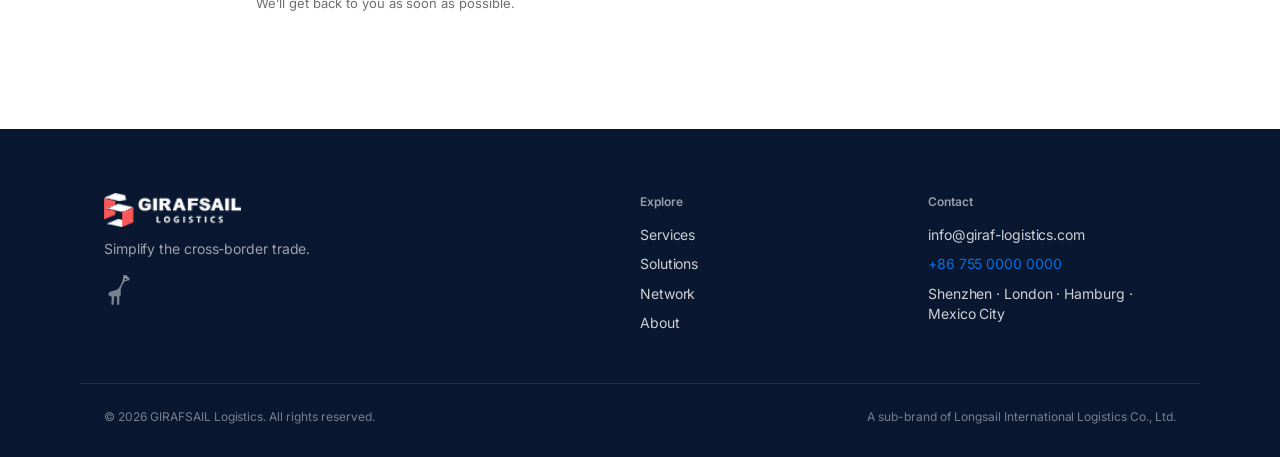
<file: contact.html>
<!DOCTYPE html>
<html lang="en">
<head>
  <meta charset="UTF-8" />
  <meta name="viewport" content="width=device-width, initial-scale=1.0" />
  <title>Contact — GIRAFSAIL Logistics</title>
  <meta name="description" content="Get in touch with GIRAFSAIL Logistics. One email, one call — our team with 28 years of experience builds the plan that fits you." />
  <link rel="icon" type="image/png" href="assets/img/favicon.png" />
  <link rel="stylesheet" href="assets/css/style.css" />
  <script>
    /* apply the stored theme before first paint (no light flash on reload) */
    (function () {
      try {
        var t = localStorage.getItem("giraf_theme");
        document.documentElement.setAttribute("data-theme", t === "dark" ? "dark" : "light");
      } catch (e) {
        document.documentElement.setAttribute("data-theme", "light");
      }
    })();
  </script>
</head>
<body data-page="contact">
  <header class="nav" id="nav">
    <div class="nav__inner">
      <a href="index.html" class="nav__logo" aria-label="GIRAFSAIL Logistics home">
        <img class="logo-light" src="assets/img/logo.png" alt="GIRAFSAIL Logistics" />
        <img class="logo-dark" src="assets/img/logo-white.png" alt="" aria-hidden="true" />
      </a>
      <nav class="nav__links" id="navLinks">
        <a href="services.html" data-nav="services" data-i18n="nav.services">Services</a>
        <a href="solutions.html" data-nav="solutions" data-i18n="nav.solutions">Solutions</a>
        <a href="network.html" data-nav="network" data-i18n="nav.network">Network</a>
        <a href="about.html" data-nav="about" data-i18n="nav.about">About</a>
        <a href="contact.html" data-nav="contact" data-i18n="nav.contact">Contact</a>
      </nav>
      <div class="nav__right">
        <button class="theme-toggle" id="themeToggle" type="button" aria-pressed="false" aria-label="Lights off" title="Lights off">
          <svg class="theme-toggle__moon" viewBox="0 0 24 24" fill="none" stroke="currentColor" stroke-width="1.7" stroke-linecap="round" stroke-linejoin="round" aria-hidden="true"><path d="M21 12.8A8.5 8.5 0 1 1 11.2 3a6.6 6.6 0 0 0 9.8 9.8z"/></svg>
          <svg class="theme-toggle__sun" viewBox="0 0 24 24" fill="none" stroke="currentColor" stroke-width="1.7" stroke-linecap="round" stroke-linejoin="round" aria-hidden="true"><circle cx="12" cy="12" r="4.2"/><path d="M12 2.6v2.2M12 19.2v2.2M4.4 4.4l1.6 1.6M18 18l1.6 1.6M2.6 12h2.2M19.2 12h2.2M4.4 19.6l1.6-1.6M18 6l1.6-1.6"/></svg>
        </button>
        <div class="lang" id="langSwitch" role="group" aria-label="Language">
          <button class="lang__btn is-active" data-lang="en">EN</button>
          <button class="lang__btn" data-lang="zh">中文</button>
        </div>
        <button class="nav__burger" id="burger" aria-label="Menu" aria-expanded="false">
          <span></span><span></span><span></span>
        </button>
      </div>
    </div>
  </header>

  <main>
    <section class="page-hero page-hero--contact">
      <canvas class="page-hero__canvas" data-hero-network data-hero-accent="green" aria-hidden="true"></canvas>
      <span class="page-hero__stroke" aria-hidden="true">CONTACT</span>
      <div class="wrap reveal">
        <p class="page-hero__eyebrow" data-i18n="contact.eyebrow">Get in touch</p>
        <h1 class="page-hero__title" data-i18n="contact.title">Let's move your cargo</h1>
        <p class="page-hero__lead" data-i18n="contact.lead">Tell us about your shipment. One email, one call — we build the plan.</p>
      </div>
    </section>

    <section class="section">
      <div class="wrap contact">
        <form class="contact-form reveal" id="contactForm" novalidate>
          <div class="builder" id="inquiryBuilder">
            <p class="builder__eyebrow" data-i18n="build.eyebrow">Inquiry builder</p>
            <h3 class="builder__title" data-i18n="build.title">Build the brief in 30 seconds</h3>
            <p class="builder__lead" data-i18n="build.lead">Pick the lane and the cargo — we assemble a structured brief you can send as-is.</p>

            <div class="builder__grid">
              <div class="builder__lane">
                <div class="field">
                  <label class="field__label" for="buildOrigin" data-i18n="build.origin">Origin</label>
                  <select id="buildOrigin" name="origin"></select>
                  <input class="field__other" id="buildOriginOther" name="originOther" type="text" data-i18n-ph="build.otherPh" placeholder="City / port" hidden />
                </div>
                <button type="button" class="builder__swap" id="buildSwap" data-i18n-title="build.swap" data-i18n-aria="build.swap" title="Swap origin and destination" aria-label="Swap origin and destination">
                  <svg viewBox="0 0 24 24" fill="none" stroke="currentColor" stroke-width="1.7" stroke-linecap="round" stroke-linejoin="round" aria-hidden="true"><path d="M7 4v13M7 17l-3-3M7 17l3-3M17 20V7M17 7l3 3M17 7l-3 3"/></svg>
                </button>
                <div class="field">
                  <label class="field__label" for="buildDest" data-i18n="build.dest">Destination</label>
                  <select id="buildDest" name="dest"></select>
                  <input class="field__other" id="buildDestOther" name="destOther" type="text" data-i18n-ph="build.otherPh" placeholder="City / port" hidden />
                </div>
              </div>

              <div class="field">
                <label class="field__label" for="buildCargo" data-i18n="build.cargo">Cargo type</label>
                <select id="buildCargo" name="cargo"></select>
                <input class="field__other" id="buildCargoOther" name="cargoOther" type="text" placeholder="Cargo type" hidden />
              </div>
              <div class="field">
                <label class="field__label" for="buildMode" data-i18n="build.mode">Preferred mode</label>
                <select id="buildMode" name="mode"></select>
              </div>
              <div class="field">
                <label class="field__label" for="buildVolume" data-i18n="build.volume">Volume / weight</label>
                <input id="buildVolume" name="volume" type="text" data-i18n-ph="build.volumePh" placeholder="e.g. 2 x 40HQ / 18 t" />
              </div>
              <div class="field">
                <label class="field__label" for="buildWhen" data-i18n="build.when">Target date</label>
                <input id="buildWhen" name="when" type="text" data-i18n-ph="build.whenPh" placeholder="e.g. before 15 Nov" />
              </div>
            </div>

            <div class="builder__out">
              <div class="builder__out-head">
                <p class="builder__out-label" data-i18n="build.summary">Your brief</p>
                <button type="button" class="builder__copy" id="buildCopy" data-i18n="build.adopt">Copy this brief</button>
              </div>
              <pre class="builder__summary" id="buildSummary" aria-live="polite"></pre>
            </div>
          </div>

          <label for="cfName" data-i18n="contact.name">Name</label>
          <input id="cfName" type="text" name="name" required />
          <label for="cfEmail" data-i18n="contact.email">Email</label>
          <input id="cfEmail" type="email" name="email" required />
          <label for="cfMsg" data-i18n="build.notes">Notes</label>
          <textarea id="cfMsg" name="message" rows="4"></textarea>
          <button type="submit" class="btn btn--gold" data-i18n="contact.submit">Send inquiry</button>
          <p class="form-note" data-i18n="contact.note">We’ll get back to you as soon as possible.</p>
        </form>
        <div class="contact-info reveal">
          <h4 data-i18n="contact.info">Contact details</h4>
          <p><strong data-i18n="contact.emailLabel">Email</strong><br>
            <a href="mailto:info@giraf-logistics.com">info@giraf-logistics.com</a></p>
          <p><strong data-i18n="contact.phoneLabel">Phone</strong><br>
            <a href="tel:+8607550000000">+86 755 0000 0000</a></p>
          <p><strong data-i18n="contact.addrLabel">Offices</strong></p>
          <div class="contact-offices" id="contactOffices"><!-- rendered by JS --></div>
        </div>
      </div>
    </section>
  </main>

  <footer class="footer">
    <div class="wrap footer__grid">
      <div class="footer__brand">
        <div class="footer__logo">
          <img src="assets/img/logo-white.png" alt="GIRAFSAIL Logistics" />
        </div>
        <p class="footer__tag" data-i18n="footer.tag">Simplify the cross-border trade.</p>
      </div>
      <div class="footer__col">
        <h4 data-i18n="footer.nav">Explore</h4>
        <a href="services.html" data-i18n="nav.services">Services</a>
        <a href="solutions.html" data-i18n="nav.solutions">Solutions</a>
        <a href="network.html" data-nav="network" data-i18n="nav.network">Network</a>
        <a href="about.html" data-i18n="nav.about">About</a>
      </div>
      <div class="footer__col">
        <h4 data-i18n="footer.contact">Contact</h4>
        <a href="mailto:info@giraf-logistics.com">info@giraf-logistics.com</a>
        <a href="tel:+8607550000000">+86 755 0000 0000</a>
        <span data-i18n="footer.addr">Shenzhen · London · Hamburg · Mexico City</span>
      </div>
    </div>
    <div class="wrap footer__bottom">
      <span>© <span id="year"></span> GIRAFSAIL Logistics. <span data-i18n="footer.rights">All rights reserved.</span></span>
      <span data-i18n="footer.parent">A sub-brand of Longsail International Logistics Co., Ltd.</span>
    </div>
  </footer>

  <script src="assets/js/i18n.js"></script>
  <script src="assets/js/main.js"></script>
  <script src="assets/js/effects.js"></script>
</body>
</html>
</file>
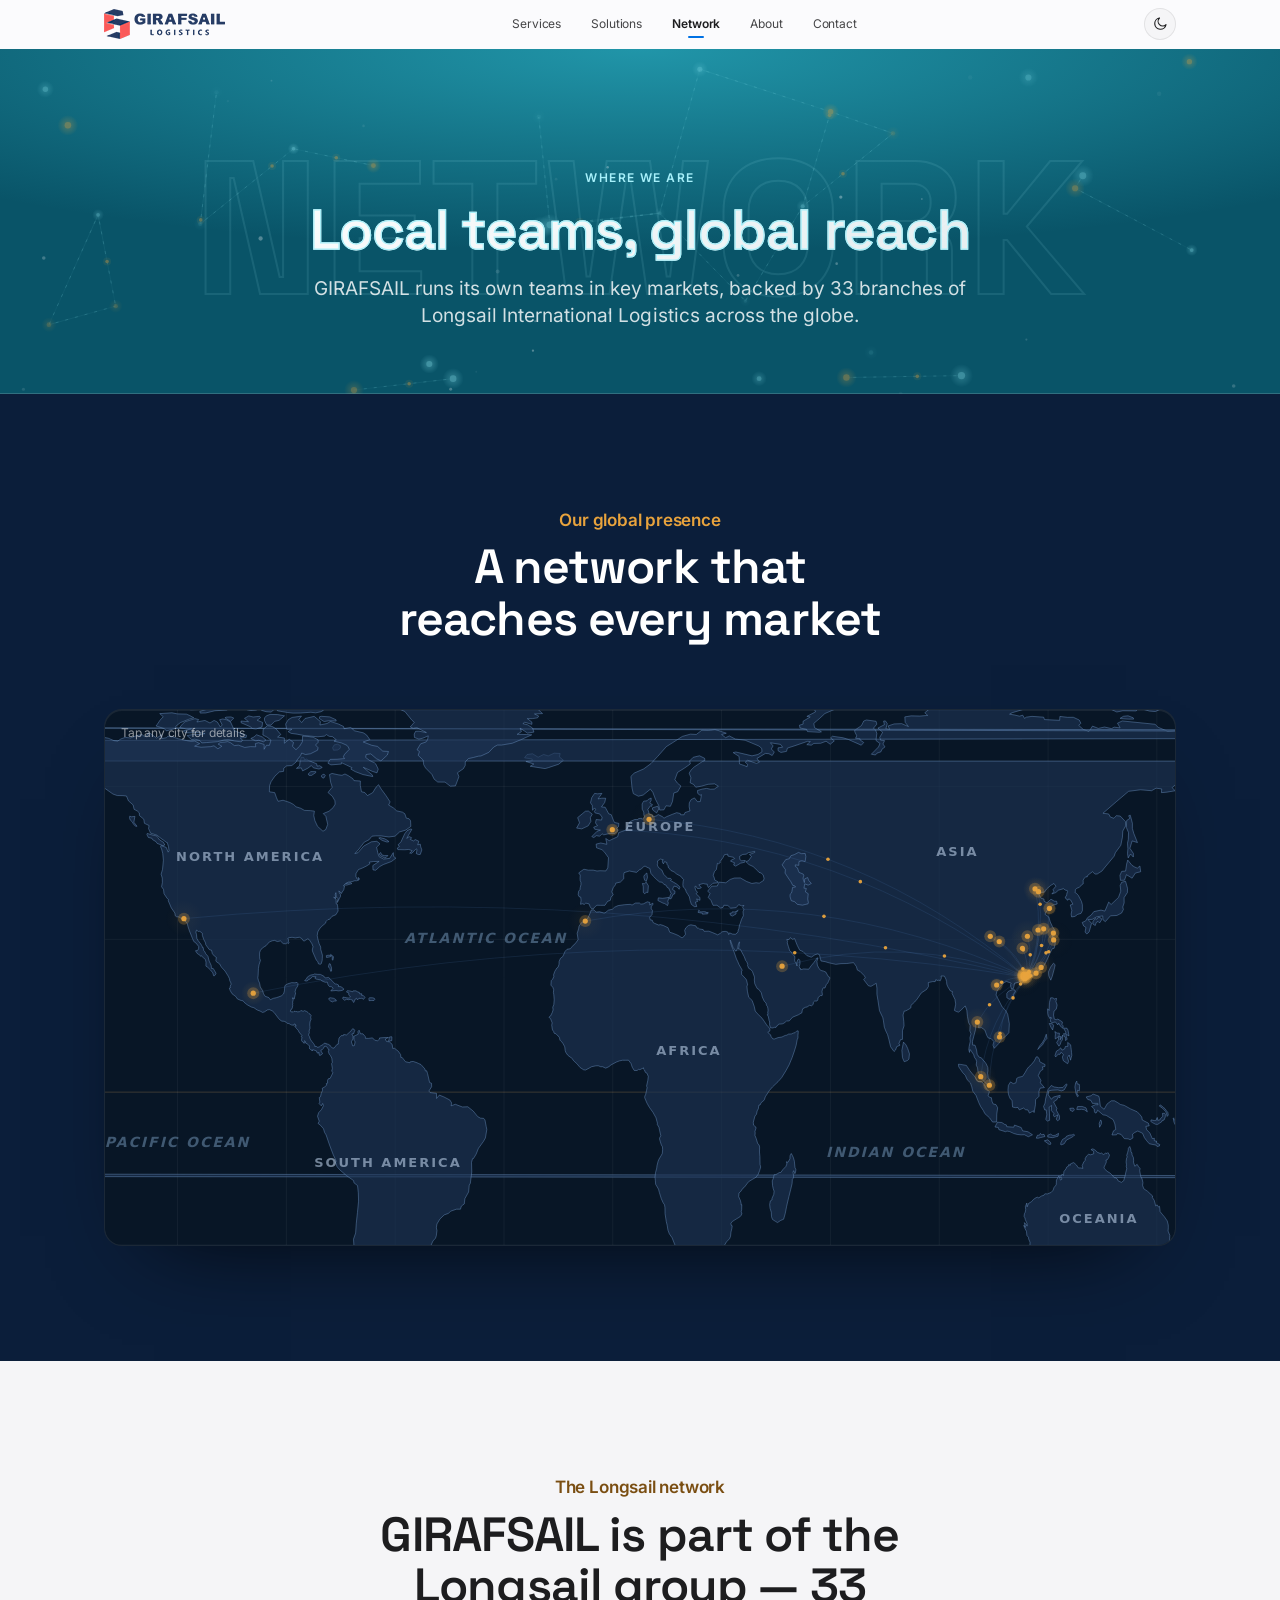
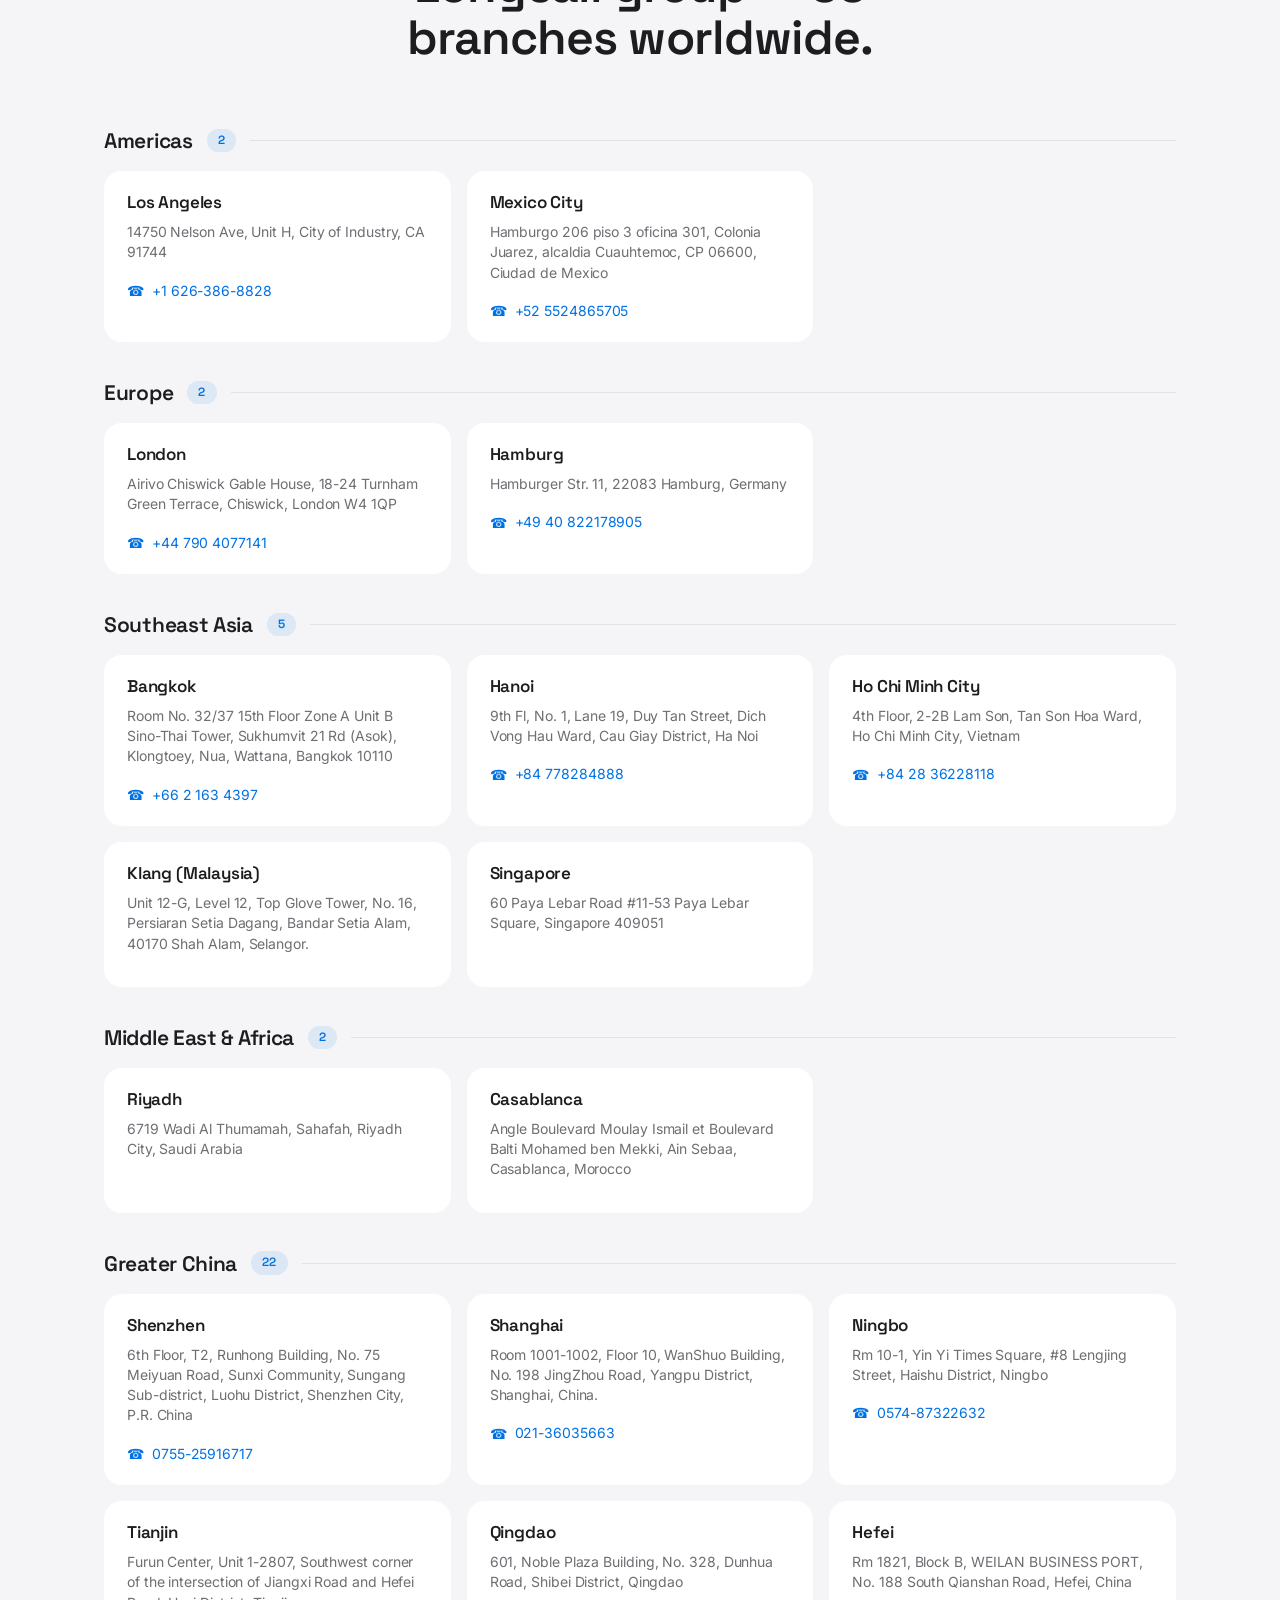
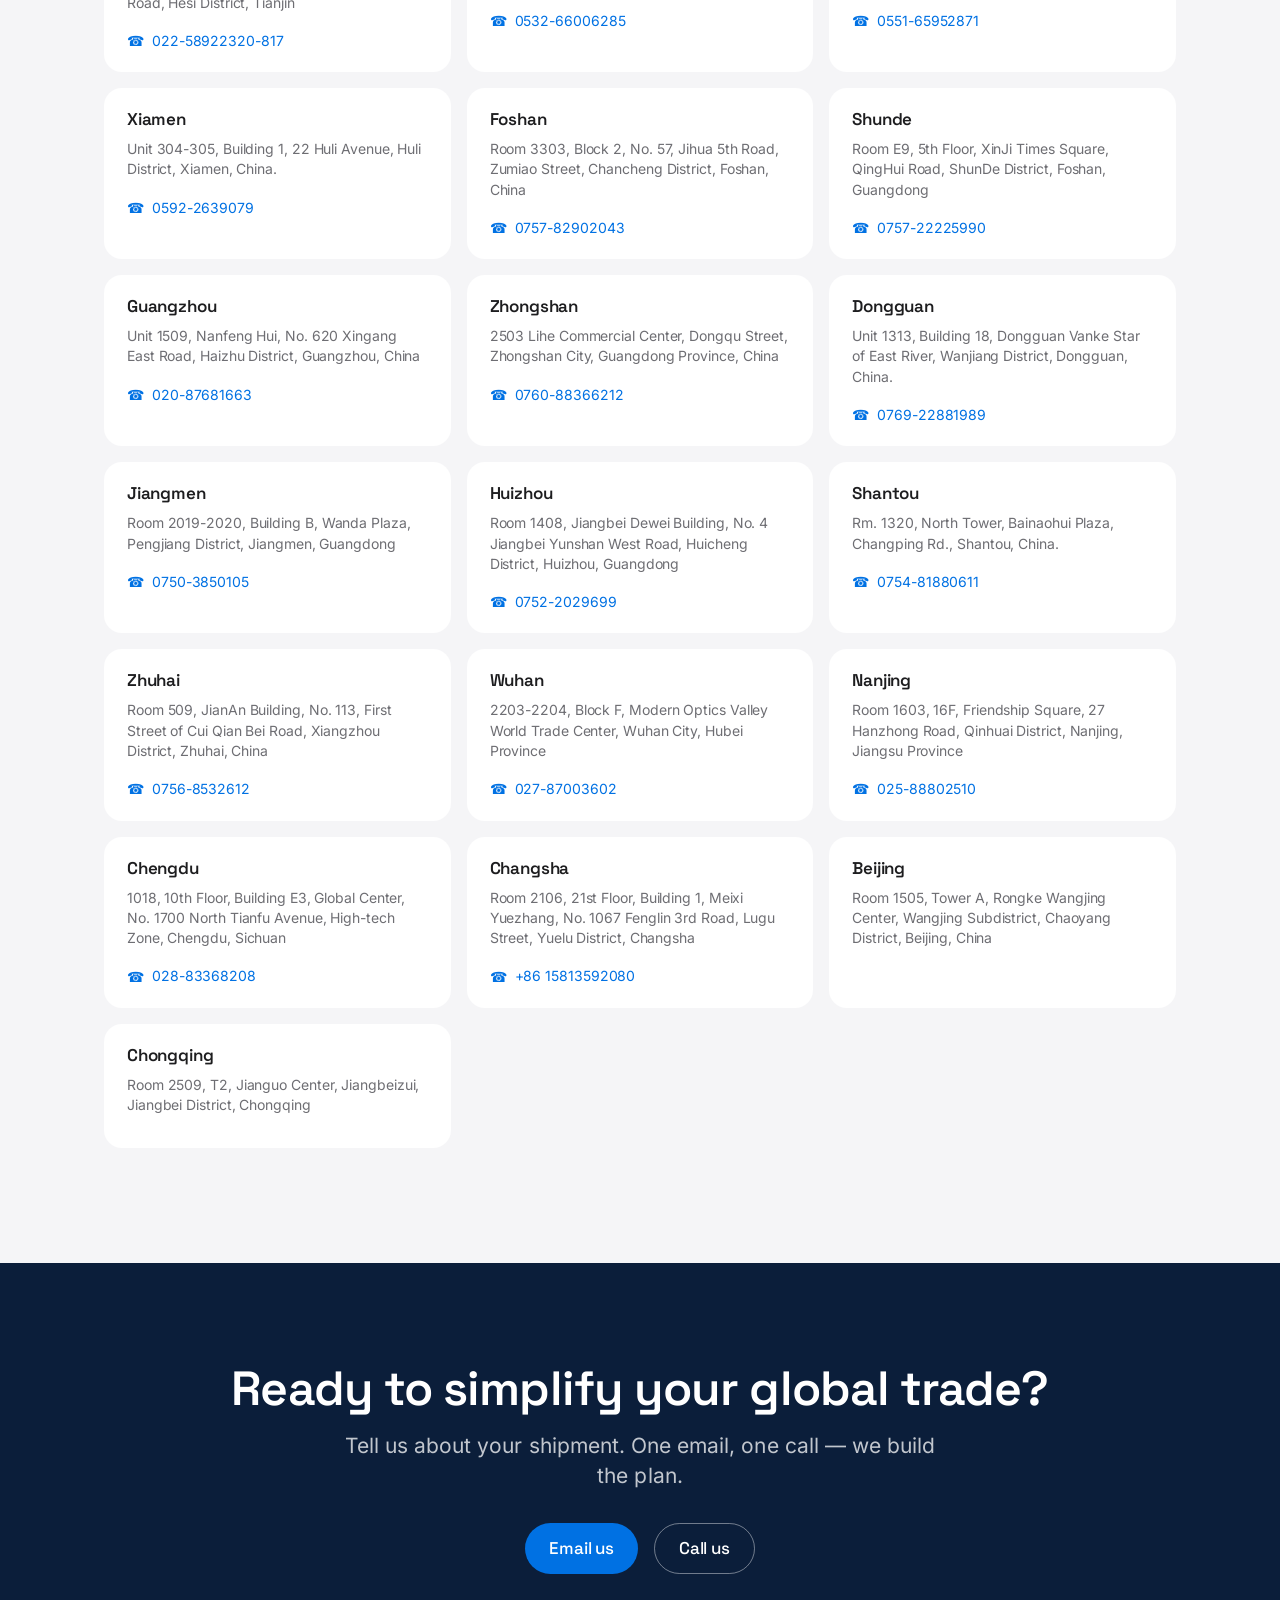
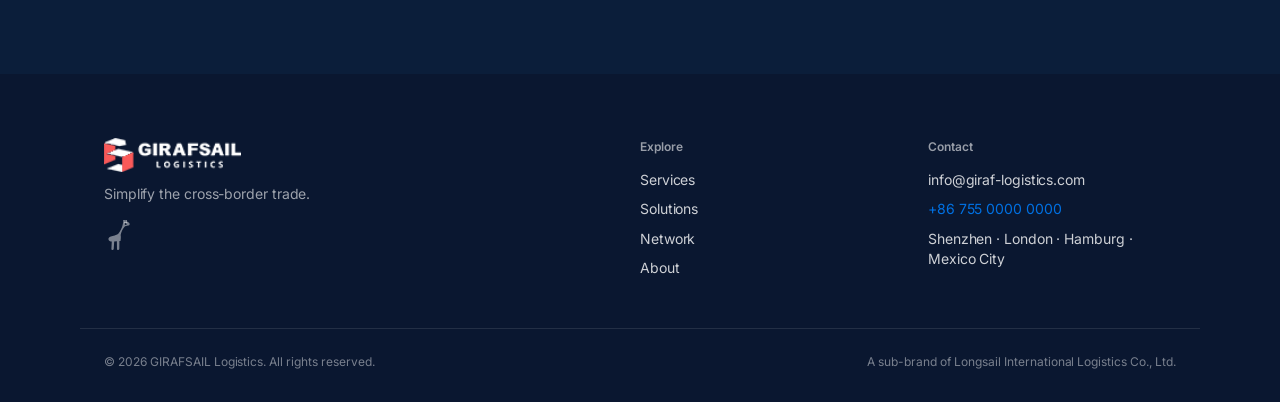
<file: network.html>
<!DOCTYPE html>
<html lang="en">
<head>
  <meta charset="UTF-8" />
  <meta name="viewport" content="width=device-width, initial-scale=1.0" />
  <title>Network — GIRAFSAIL Logistics</title>
  <meta name="description" content="GIRAFSAIL runs local teams in Mexico City, London, Hamburg, Ho Chi Minh City, Hanoi, Bangkok and Riyadh, backed by 39 Longsail branches worldwide." />
  <link rel="icon" type="image/png" href="assets/img/favicon.png" />
  <link rel="stylesheet" href="assets/css/style.css" />
  <script>
    /* apply the stored theme before first paint (no light flash on reload) */
    (function () {
      try {
        var t = localStorage.getItem("giraf_theme");
        document.documentElement.setAttribute("data-theme", t === "dark" ? "dark" : "light");
      } catch (e) {
        document.documentElement.setAttribute("data-theme", "light");
      }
    })();
  </script>
</head>
<body data-page="network">
  <header class="nav" id="nav">
    <div class="nav__inner">
      <a href="index.html" class="nav__logo" aria-label="GIRAFSAIL Logistics home">
        <img class="logo-light" src="assets/img/logo.png" alt="GIRAFSAIL Logistics" />
        <img class="logo-dark" src="assets/img/logo-white.png" alt="" aria-hidden="true" />
      </a>
      <nav class="nav__links" id="navLinks">
        <a href="services.html" data-nav="services" data-i18n="nav.services">Services</a>
        <a href="solutions.html" data-nav="solutions" data-i18n="nav.solutions">Solutions</a>
        <a href="network.html" data-nav="network" data-i18n="nav.network">Network</a>
        <a href="about.html" data-nav="about" data-i18n="nav.about">About</a>
        <a href="contact.html" data-nav="contact" data-i18n="nav.contact">Contact</a>
      </nav>
      <div class="nav__right">
        <button class="theme-toggle" id="themeToggle" type="button" aria-pressed="false" aria-label="Lights off" title="Lights off">
          <svg class="theme-toggle__moon" viewBox="0 0 24 24" fill="none" stroke="currentColor" stroke-width="1.7" stroke-linecap="round" stroke-linejoin="round" aria-hidden="true"><path d="M21 12.8A8.5 8.5 0 1 1 11.2 3a6.6 6.6 0 0 0 9.8 9.8z"/></svg>
          <svg class="theme-toggle__sun" viewBox="0 0 24 24" fill="none" stroke="currentColor" stroke-width="1.7" stroke-linecap="round" stroke-linejoin="round" aria-hidden="true"><circle cx="12" cy="12" r="4.2"/><path d="M12 2.6v2.2M12 19.2v2.2M4.4 4.4l1.6 1.6M18 18l1.6 1.6M2.6 12h2.2M19.2 12h2.2M4.4 19.6l1.6-1.6M18 6l1.6-1.6"/></svg>
        </button>
        <div class="lang" id="langSwitch" role="group" aria-label="Language">
          <button class="lang__btn is-active" data-lang="en">EN</button>
          <button class="lang__btn" data-lang="zh">中文</button>
        </div>
        <button class="nav__burger" id="burger" aria-label="Menu" aria-expanded="false">
          <span></span><span></span><span></span>
        </button>
      </div>
    </div>
  </header>

  <main>
    <section class="page-hero page-hero--network">
      <canvas class="page-hero__canvas" data-hero-network data-hero-accent="cyan" aria-hidden="true"></canvas>
      <span class="page-hero__stroke" aria-hidden="true">NETWORK</span>
      <div class="wrap reveal">
        <p class="page-hero__eyebrow" data-i18n="network.eyebrow">Where we are</p>
        <h1 class="page-hero__title" data-i18n="network.title">Local teams, global reach</h1>
        <p class="page-hero__lead" data-i18n="network.lead">GIRAFSAIL runs its own teams in key markets, backed by 39 branches of Longsail International Logistics across the globe.</p>
      </div>
    </section>

    <section class="section netmap-section">
      <div class="wrap">
        <header class="section__head reveal">
          <p class="section__eyebrow" data-i18n="network.mapEyebrow">Our global presence</p>
          <h2 class="section__title" data-i18n="network.mapTitle">A network that reaches every market</h2>
        </header>
        <div class="netmap">
          <canvas id="netmap" class="netmap__canvas" aria-hidden="true"></canvas>
          <p class="netmap__hint" data-i18n="network.mapHint">Tap any city for details</p>
          <div class="netmap__tip" id="netmapTip" role="status" aria-live="polite"></div>
        </div>
      </div>
    </section>

    <section class="section section--gray">
      <div class="wrap">
        <header class="section__head reveal">
          <p class="section__eyebrow" data-i18n="network.subsTitle">The Longsail network</p>
          <h2 class="section__title" data-i18n="network.subsLead">GIRAFSAIL is part of the Longsail group — 33 branches worldwide.</h2>
        </header>
        <div class="subs__list" id="subsidiariesList"><!-- rendered by JS --></div>
      </div>
    </section>

    <section class="cta">
      <div class="wrap cta__inner reveal">
        <h2 class="cta__title" data-i18n="cta.title">Ready to simplify your global trade?</h2>
        <p class="cta__sub" data-i18n="cta.sub">Tell us about your shipment. One email, one call — we build the plan.</p>
        <div class="cta__actions">
          <a href="contact.html" class="btn btn--gold" data-i18n="cta.email">Email us</a>
          <a href="tel:+8607550000000" class="btn btn--ghost" data-i18n="cta.call">Call us</a>
        </div>
      </div>
    </section>
  </main>

  <footer class="footer">
    <div class="wrap footer__grid">
      <div class="footer__brand">
        <div class="footer__logo">
          <img src="assets/img/logo-white.png" alt="GIRAFSAIL Logistics" />
        </div>
        <p class="footer__tag" data-i18n="footer.tag">Simplify the cross-border trade.</p>
      </div>
      <div class="footer__col">
        <h4 data-i18n="footer.nav">Explore</h4>
        <a href="services.html" data-i18n="nav.services">Services</a>
        <a href="solutions.html" data-i18n="nav.solutions">Solutions</a>
        <a href="network.html" data-nav="network" data-i18n="nav.network">Network</a>
        <a href="about.html" data-i18n="nav.about">About</a>
      </div>
      <div class="footer__col">
        <h4 data-i18n="footer.contact">Contact</h4>
        <a href="mailto:info@giraf-logistics.com">info@giraf-logistics.com</a>
        <a href="tel:+8607550000000">+86 755 0000 0000</a>
        <span data-i18n="footer.addr">Shenzhen · London · Hamburg · Mexico City</span>
      </div>
    </div>
    <div class="wrap footer__bottom">
      <span>© <span id="year"></span> GIRAFSAIL Logistics. <span data-i18n="footer.rights">All rights reserved.</span></span>
      <span data-i18n="footer.parent">A sub-brand of Longsail International Logistics Co., Ltd.</span>
    </div>
  </footer>

  <script src="assets/js/i18n.js"></script>
  <script src="assets/js/main.js"></script>
  <script src="assets/js/worldmap.js"></script>
  <script src="assets/js/effects.js"></script>
</body>
</html>
</file>
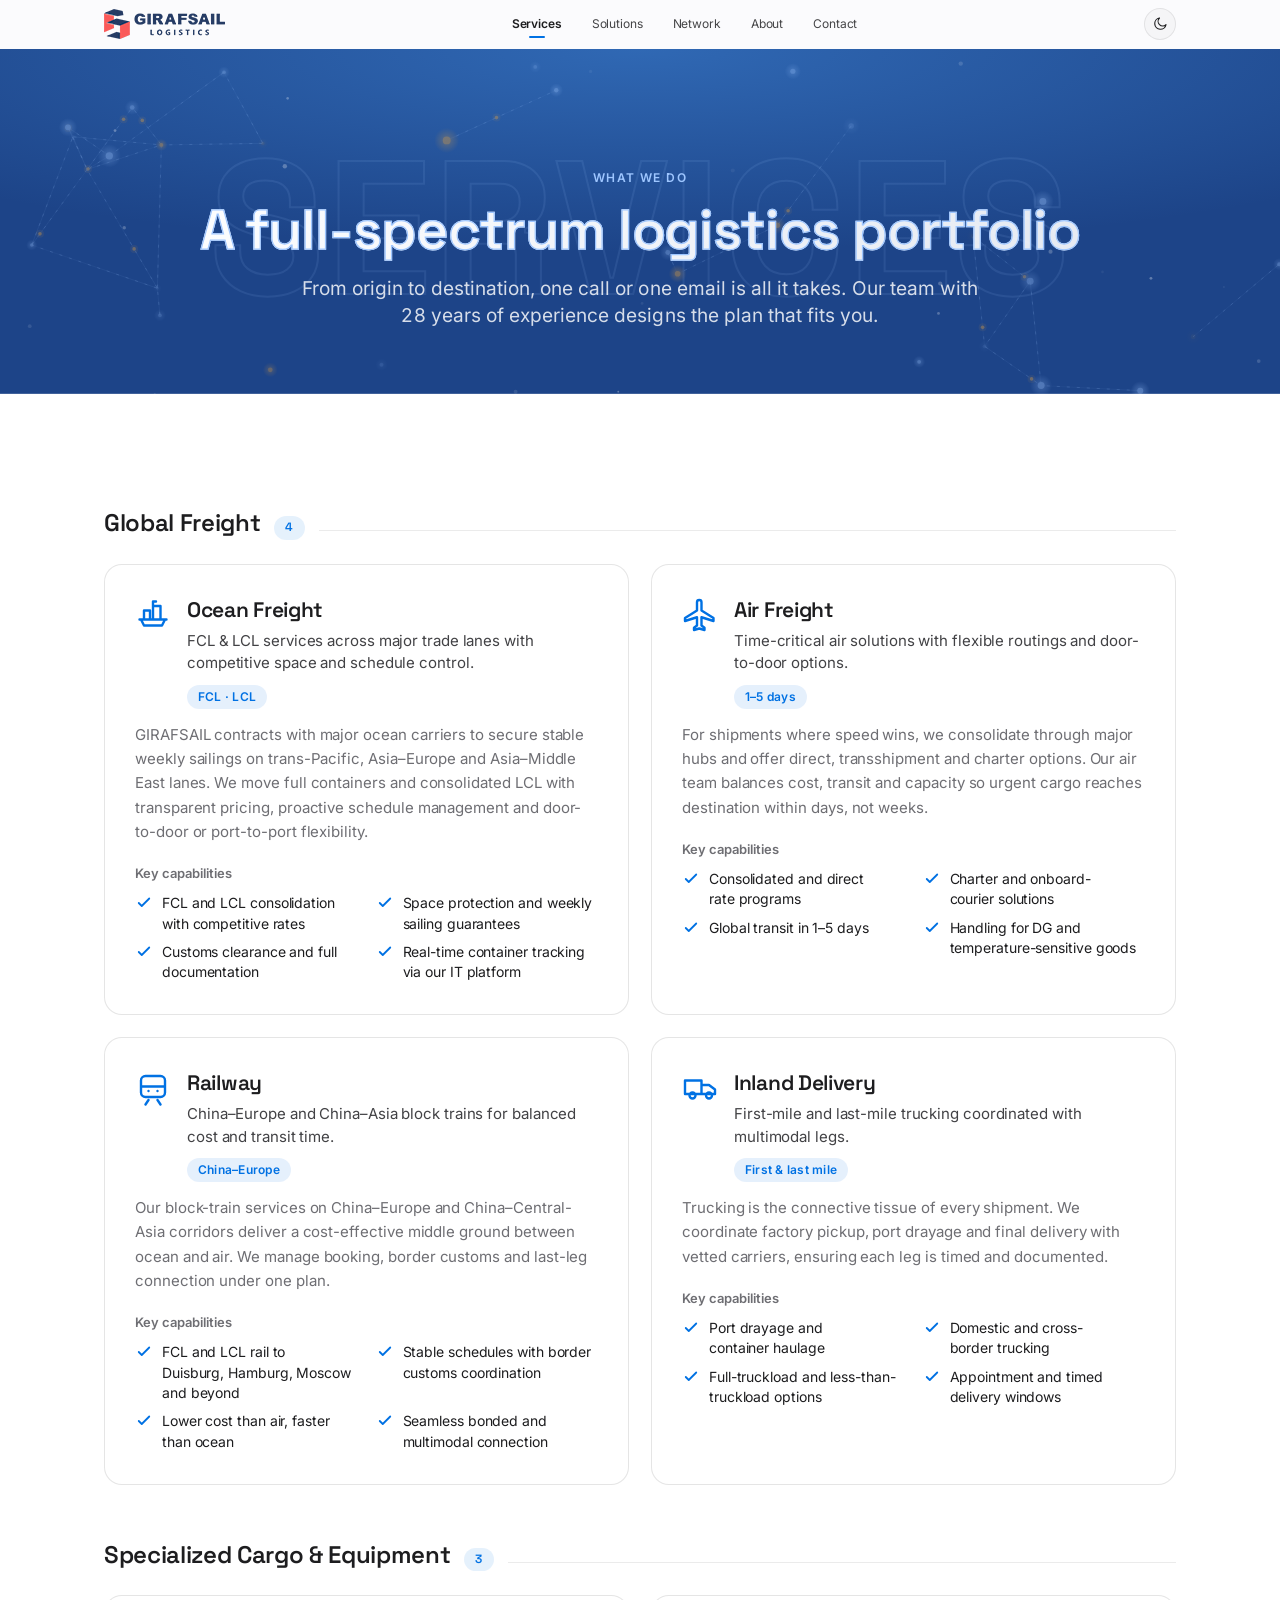
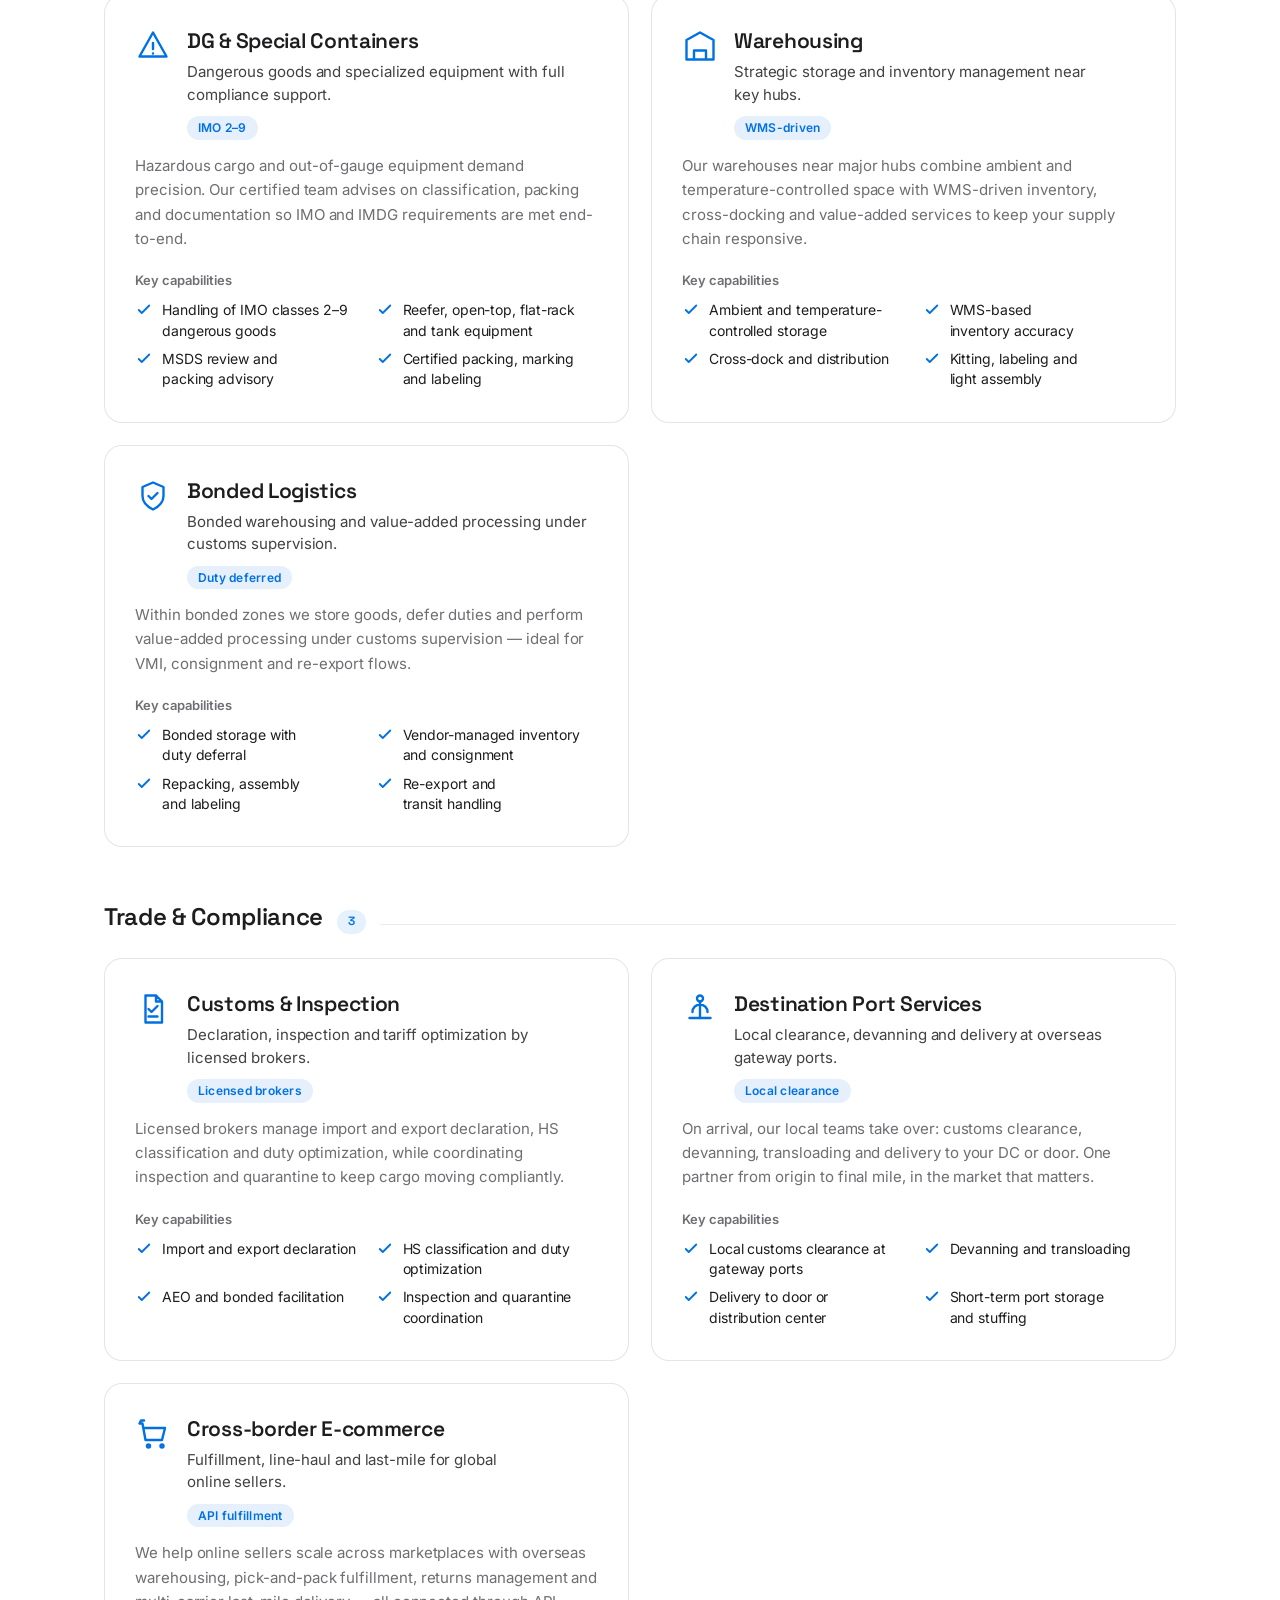
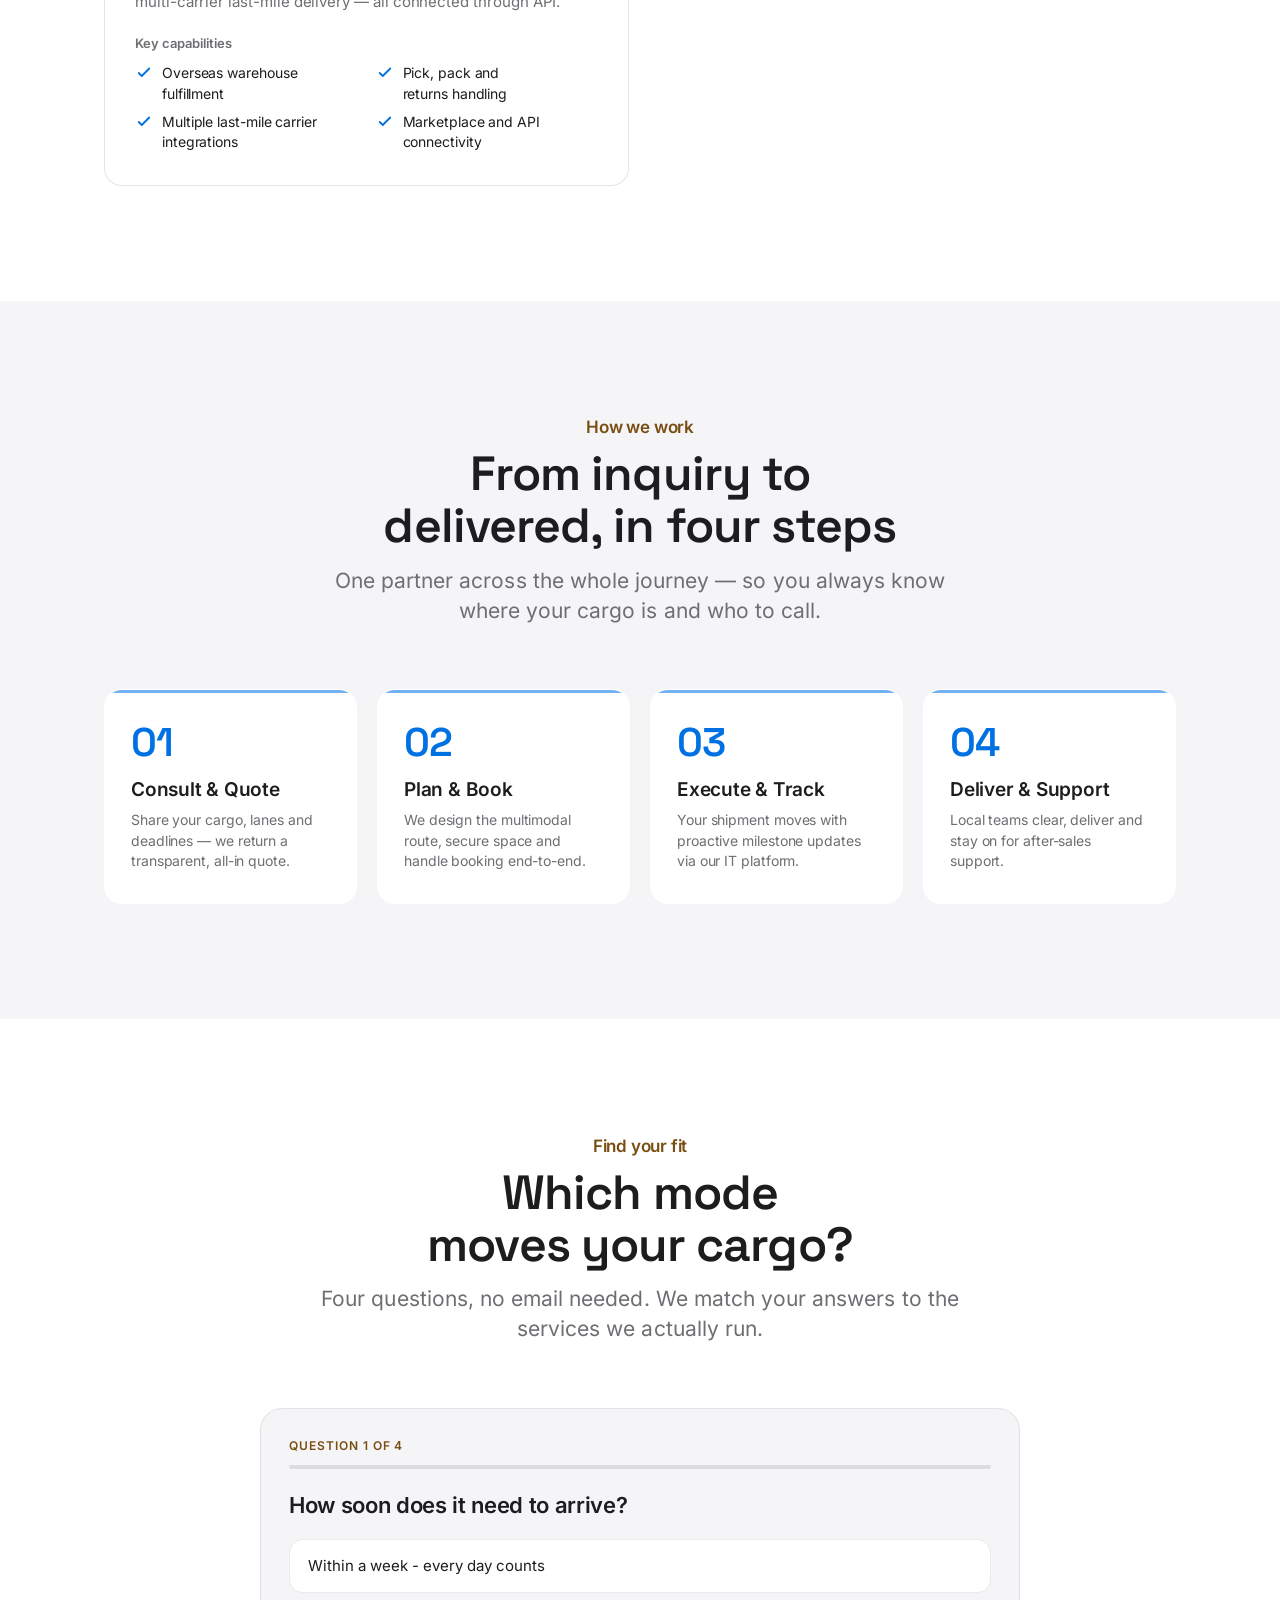
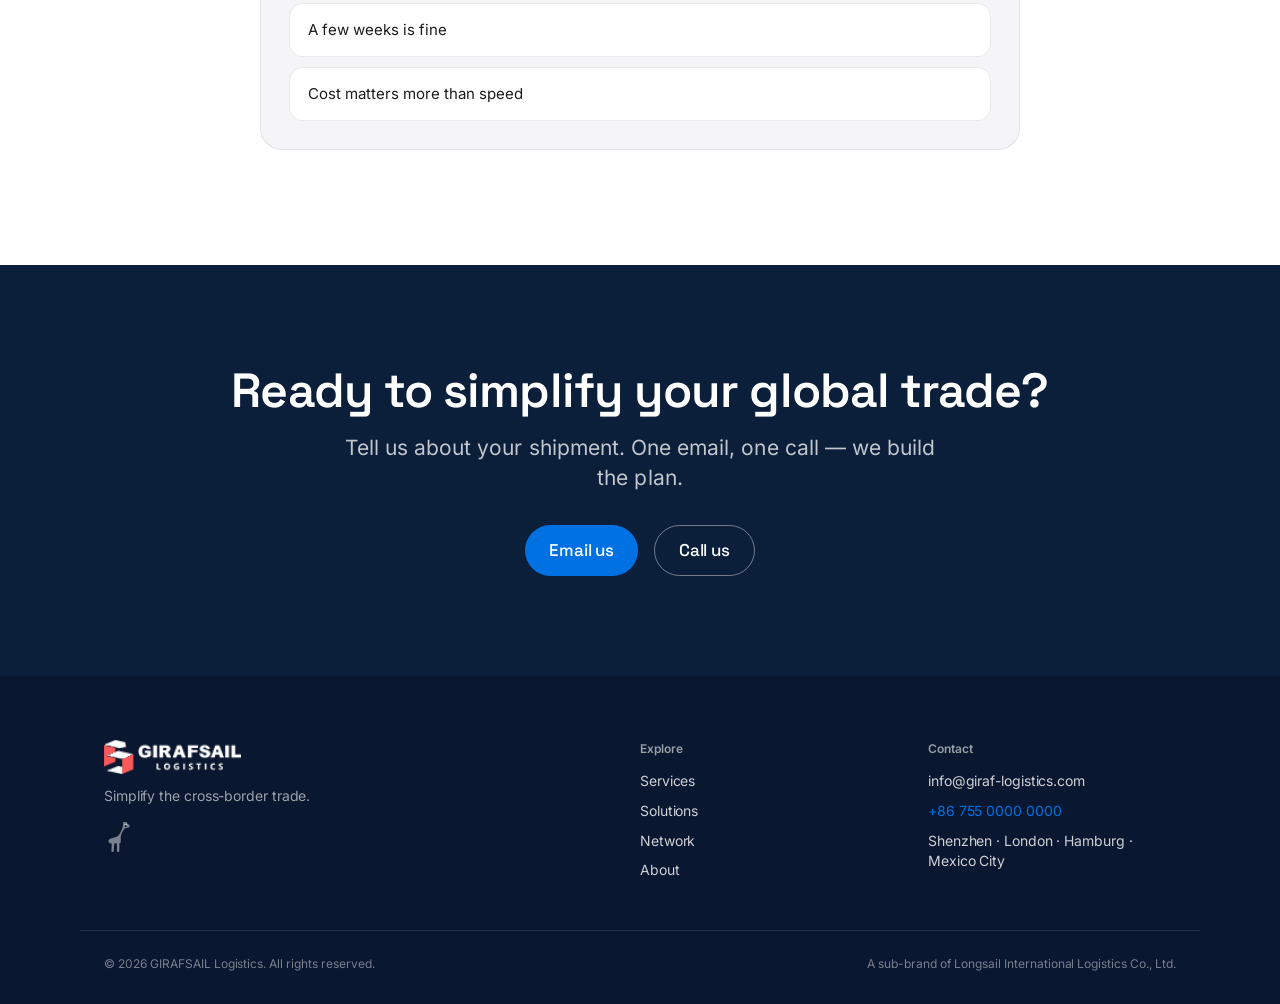
<file: services.html>
<!DOCTYPE html>
<html lang="en">
<head>
  <meta charset="UTF-8" />
  <meta name="viewport" content="width=device-width, initial-scale=1.0" />
  <title>Services — GIRAFSAIL Logistics</title>
  <meta name="description" content="GIRAFSAIL full-spectrum logistics services: ocean, air, railway, inland, e-commerce, DG, destination port, customs, warehousing and bonded logistics." />
  <link rel="icon" type="image/png" href="assets/img/favicon.png" />
  <link rel="stylesheet" href="assets/css/style.css" />
  <script>
    /* apply the stored theme before first paint (no light flash on reload) */
    (function () {
      try {
        var t = localStorage.getItem("giraf_theme");
        document.documentElement.setAttribute("data-theme", t === "dark" ? "dark" : "light");
      } catch (e) {
        document.documentElement.setAttribute("data-theme", "light");
      }
    })();
  </script>
</head>
<body data-page="services">
  <header class="nav" id="nav">
    <div class="nav__inner">
      <a href="index.html" class="nav__logo" aria-label="GIRAFSAIL Logistics home">
        <img class="logo-light" src="assets/img/logo.png" alt="GIRAFSAIL Logistics" />
        <img class="logo-dark" src="assets/img/logo-white.png" alt="" aria-hidden="true" />
      </a>
      <nav class="nav__links" id="navLinks">
        <a href="services.html" data-nav="services" data-i18n="nav.services">Services</a>
        <a href="solutions.html" data-nav="solutions" data-i18n="nav.solutions">Solutions</a>
        <a href="network.html" data-nav="network" data-i18n="nav.network">Network</a>
        <a href="about.html" data-nav="about" data-i18n="nav.about">About</a>
        <a href="contact.html" data-nav="contact" data-i18n="nav.contact">Contact</a>
      </nav>
      <div class="nav__right">
        <button class="theme-toggle" id="themeToggle" type="button" aria-pressed="false" aria-label="Lights off" title="Lights off">
          <svg class="theme-toggle__moon" viewBox="0 0 24 24" fill="none" stroke="currentColor" stroke-width="1.7" stroke-linecap="round" stroke-linejoin="round" aria-hidden="true"><path d="M21 12.8A8.5 8.5 0 1 1 11.2 3a6.6 6.6 0 0 0 9.8 9.8z"/></svg>
          <svg class="theme-toggle__sun" viewBox="0 0 24 24" fill="none" stroke="currentColor" stroke-width="1.7" stroke-linecap="round" stroke-linejoin="round" aria-hidden="true"><circle cx="12" cy="12" r="4.2"/><path d="M12 2.6v2.2M12 19.2v2.2M4.4 4.4l1.6 1.6M18 18l1.6 1.6M2.6 12h2.2M19.2 12h2.2M4.4 19.6l1.6-1.6M18 6l1.6-1.6"/></svg>
        </button>
        <div class="lang" id="langSwitch" role="group" aria-label="Language">
          <button class="lang__btn is-active" data-lang="en">EN</button>
          <button class="lang__btn" data-lang="zh">中文</button>
        </div>
        <button class="nav__burger" id="burger" aria-label="Menu" aria-expanded="false">
          <span></span><span></span><span></span>
        </button>
      </div>
    </div>
  </header>

  <main>
    <section class="page-hero page-hero--services">
      <canvas class="page-hero__canvas" data-hero-network data-hero-accent="blue" aria-hidden="true"></canvas>
      <span class="page-hero__stroke" aria-hidden="true">SERVICES</span>
      <div class="wrap reveal">
        <p class="page-hero__eyebrow" data-i18n="services.eyebrow">What we do</p>
        <h1 class="page-hero__title" data-i18n="services.title">A full-spectrum logistics portfolio</h1>
        <p class="page-hero__lead" data-i18n="services.lead">From origin to destination, one call or one email is all it takes. Our team with 28 years of experience designs the plan that fits you.</p>
      </div>
    </section>

    <section class="section">
      <div class="wrap">
        <div id="servicesGrid"><!-- rendered by JS --></div>
      </div>
    </section>

    <section class="section section--gray">
      <div class="wrap">
        <div class="section__head reveal">
          <p class="section__eyebrow" data-i18n="services.processEyebrow">How we work</p>
          <h2 class="section__title" data-i18n="services.processTitle">From inquiry to delivered, in four steps</h2>
          <p class="section__lead" data-i18n="services.processLead">One partner across the whole journey — so you always know where your cargo is and who to call.</p>
        </div>
        <div class="process" id="processGrid"><!-- rendered by JS --></div>
      </div>
    </section>

    <section class="section">
      <div class="wrap">
        <div class="section__head reveal">
          <p class="section__eyebrow" data-i18n="chooser.eyebrow">Find your fit</p>
          <h2 class="section__title" data-i18n="chooser.title">Which mode moves your cargo?</h2>
          <p class="section__lead" data-i18n="chooser.lead">Four questions, no email needed. We match your answers to the services we actually run.</p>
        </div>
        <div class="choose reveal" id="chooser">
          <div class="choose__body" id="chooserBody"><!-- rendered by JS --></div>
        </div>
      </div>
    </section>

    <section class="cta">
      <div class="wrap cta__inner reveal">
        <h2 class="cta__title" data-i18n="cta.title">Ready to simplify your global trade?</h2>
        <p class="cta__sub" data-i18n="cta.sub">Tell us about your shipment. One email, one call — we build the plan.</p>
        <div class="cta__actions">
          <a href="contact.html" class="btn btn--gold" data-i18n="cta.email">Email us</a>
          <a href="tel:+8607550000000" class="btn btn--ghost" data-i18n="cta.call">Call us</a>
        </div>
      </div>
    </section>
  </main>

  <footer class="footer">
    <div class="wrap footer__grid">
      <div class="footer__brand">
        <div class="footer__logo">
          <img src="assets/img/logo-white.png" alt="GIRAFSAIL Logistics" />
        </div>
        <p class="footer__tag" data-i18n="footer.tag">Simplify the cross-border trade.</p>
      </div>
      <div class="footer__col">
        <h4 data-i18n="footer.nav">Explore</h4>
        <a href="services.html" data-i18n="nav.services">Services</a>
        <a href="solutions.html" data-i18n="nav.solutions">Solutions</a>
        <a href="network.html" data-i18n="nav.network">Network</a>
        <a href="about.html" data-i18n="nav.about">About</a>
      </div>
      <div class="footer__col">
        <h4 data-i18n="footer.contact">Contact</h4>
        <a href="mailto:info@giraf-logistics.com">info@giraf-logistics.com</a>
        <a href="tel:+8607550000000">+86 755 0000 0000</a>
        <span data-i18n="footer.addr">Shenzhen · London · Hamburg · Mexico City</span>
      </div>
    </div>
    <div class="wrap footer__bottom">
      <span>© <span id="year"></span> GIRAFSAIL Logistics. <span data-i18n="footer.rights">All rights reserved.</span></span>
      <span data-i18n="footer.parent">A sub-brand of Longsail International Logistics Co., Ltd.</span>
    </div>
  </footer>

  <script src="assets/js/i18n.js"></script>
  <script src="assets/js/main.js"></script>
  <script src="assets/js/effects.js"></script>
</body>
</html>
</file>
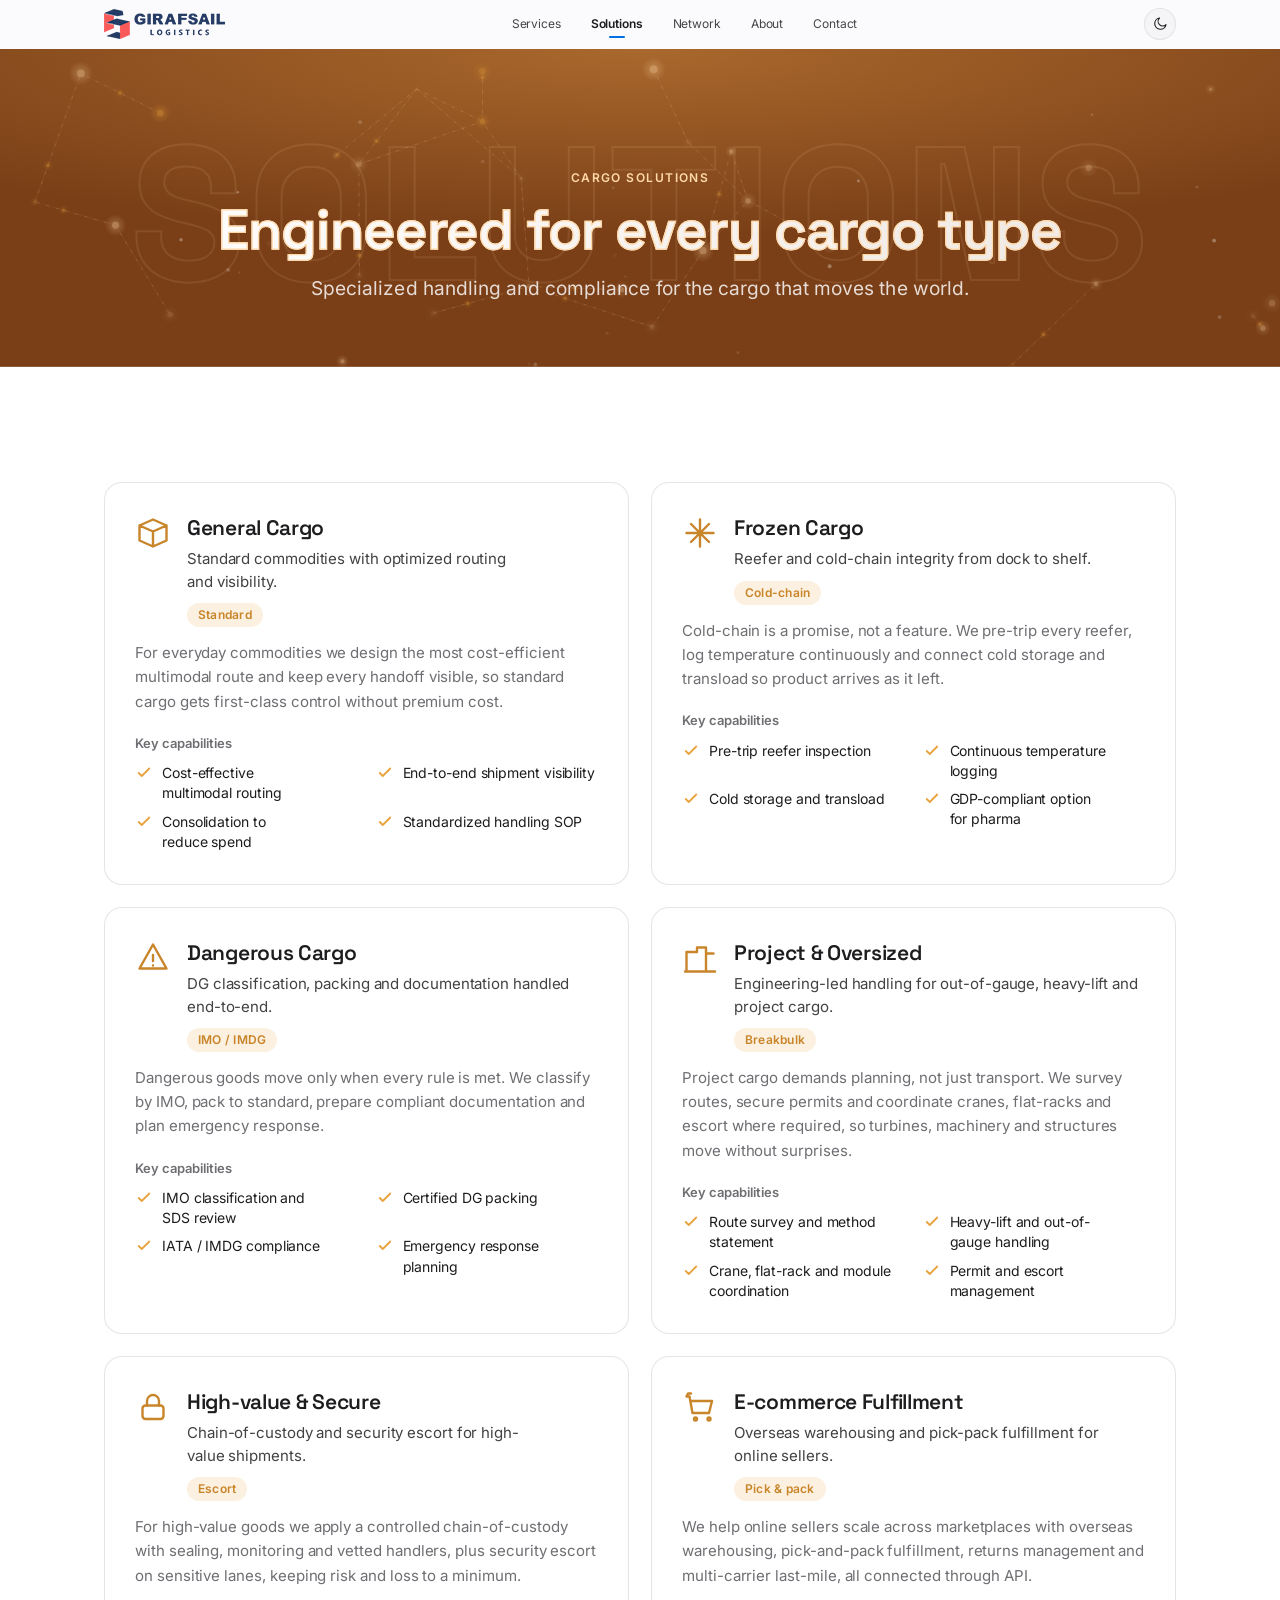
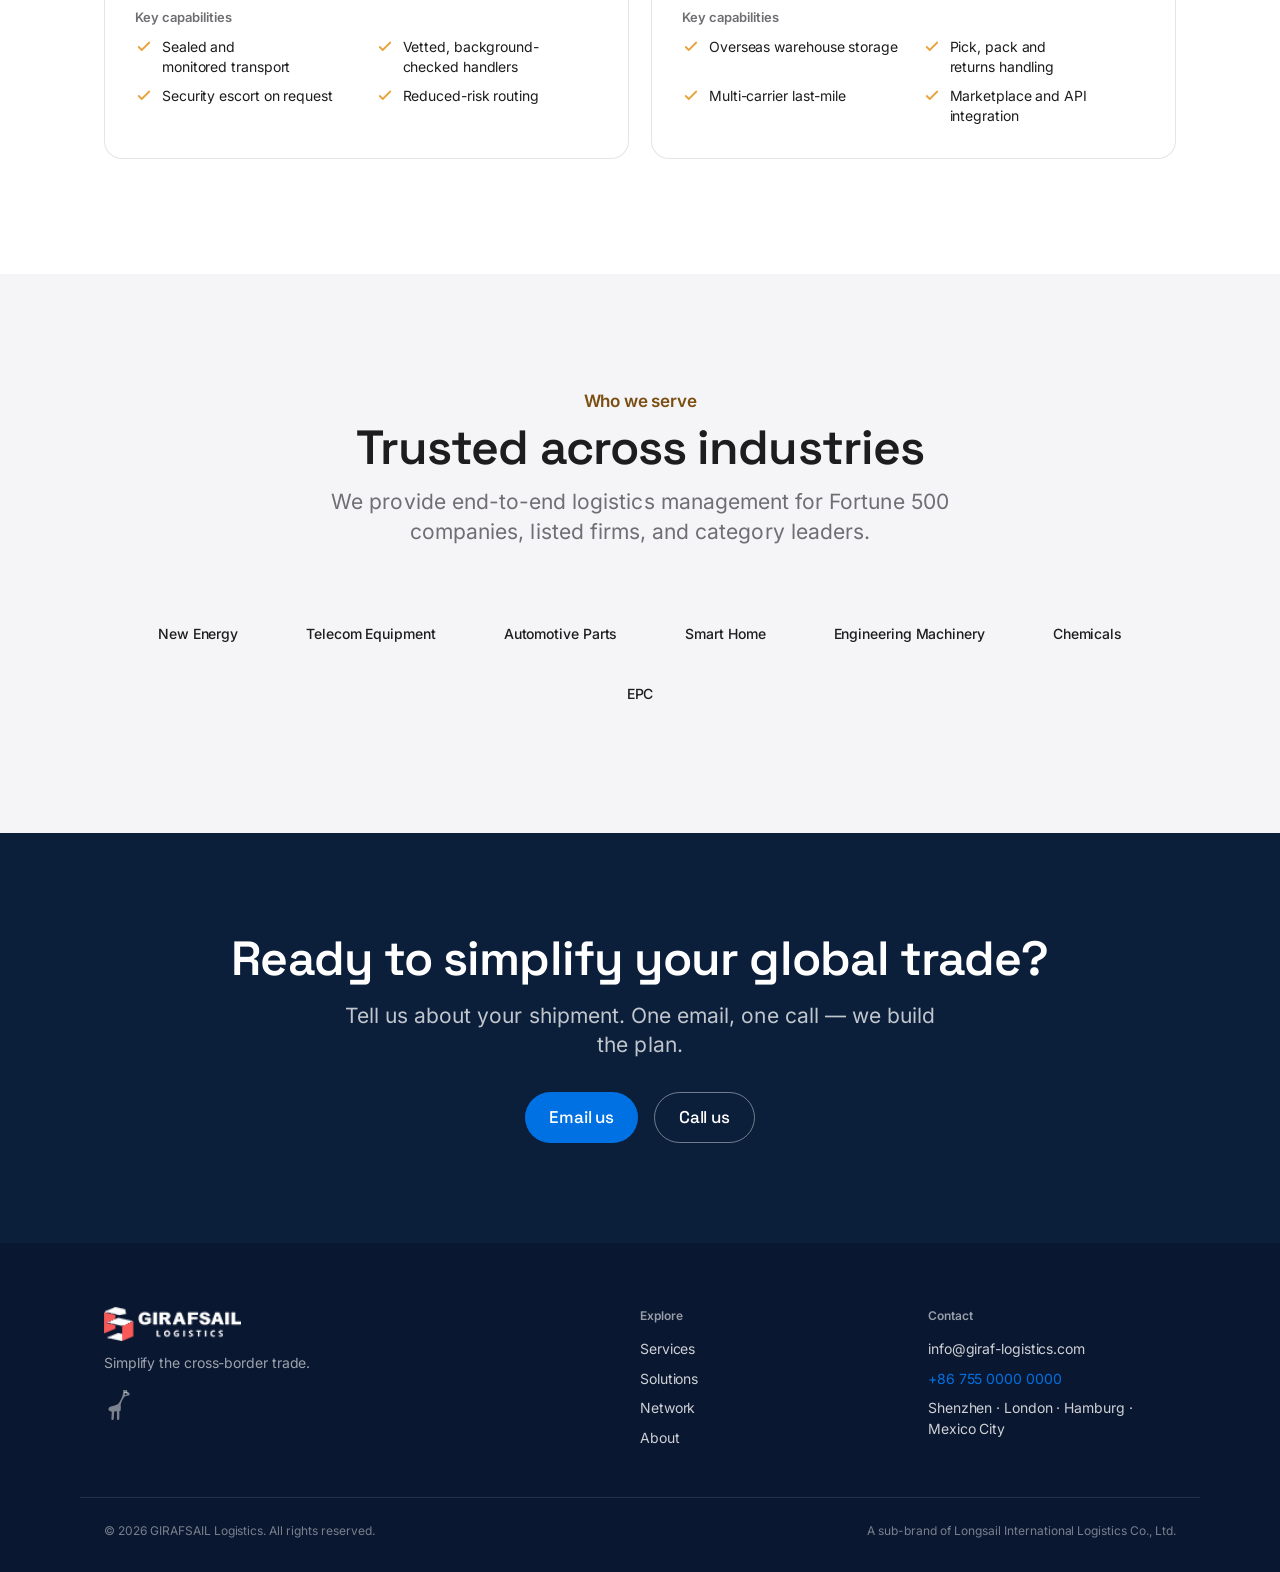
<file: solutions.html>
<!DOCTYPE html>
<html lang="en">
<head>
  <meta charset="UTF-8" />
  <meta name="viewport" content="width=device-width, initial-scale=1.0" />
  <title>Solutions — GIRAFSAIL Logistics</title>
  <meta name="description" content="GIRAFSAIL cargo solutions: general, frozen, dangerous and special cargo with specialized handling and compliance." />
  <link rel="icon" type="image/png" href="assets/img/favicon.png" />
  <link rel="stylesheet" href="assets/css/style.css" />
  <script>
    /* apply the stored theme before first paint (no light flash on reload) */
    (function () {
      try {
        var t = localStorage.getItem("giraf_theme");
        document.documentElement.setAttribute("data-theme", t === "dark" ? "dark" : "light");
      } catch (e) {
        document.documentElement.setAttribute("data-theme", "light");
      }
    })();
  </script>
</head>
<body data-page="solutions">
  <header class="nav" id="nav">
    <div class="nav__inner">
      <a href="index.html" class="nav__logo" aria-label="GIRAFSAIL Logistics home">
        <img class="logo-light" src="assets/img/logo.png" alt="GIRAFSAIL Logistics" />
        <img class="logo-dark" src="assets/img/logo-white.png" alt="" aria-hidden="true" />
      </a>
      <nav class="nav__links" id="navLinks">
        <a href="services.html" data-nav="services" data-i18n="nav.services">Services</a>
        <a href="solutions.html" data-nav="solutions" data-i18n="nav.solutions">Solutions</a>
        <a href="network.html" data-nav="network" data-i18n="nav.network">Network</a>
        <a href="about.html" data-nav="about" data-i18n="nav.about">About</a>
        <a href="contact.html" data-nav="contact" data-i18n="nav.contact">Contact</a>
      </nav>
      <div class="nav__right">
        <button class="theme-toggle" id="themeToggle" type="button" aria-pressed="false" aria-label="Lights off" title="Lights off">
          <svg class="theme-toggle__moon" viewBox="0 0 24 24" fill="none" stroke="currentColor" stroke-width="1.7" stroke-linecap="round" stroke-linejoin="round" aria-hidden="true"><path d="M21 12.8A8.5 8.5 0 1 1 11.2 3a6.6 6.6 0 0 0 9.8 9.8z"/></svg>
          <svg class="theme-toggle__sun" viewBox="0 0 24 24" fill="none" stroke="currentColor" stroke-width="1.7" stroke-linecap="round" stroke-linejoin="round" aria-hidden="true"><circle cx="12" cy="12" r="4.2"/><path d="M12 2.6v2.2M12 19.2v2.2M4.4 4.4l1.6 1.6M18 18l1.6 1.6M2.6 12h2.2M19.2 12h2.2M4.4 19.6l1.6-1.6M18 6l1.6-1.6"/></svg>
        </button>
        <div class="lang" id="langSwitch" role="group" aria-label="Language">
          <button class="lang__btn is-active" data-lang="en">EN</button>
          <button class="lang__btn" data-lang="zh">中文</button>
        </div>
        <button class="nav__burger" id="burger" aria-label="Menu" aria-expanded="false">
          <span></span><span></span><span></span>
        </button>
      </div>
    </div>
  </header>

  <main>
    <section class="page-hero page-hero--solutions">
      <canvas class="page-hero__canvas" data-hero-network data-hero-accent="gold" aria-hidden="true"></canvas>
      <span class="page-hero__stroke" aria-hidden="true">SOLUTIONS</span>
      <div class="wrap reveal">
        <p class="page-hero__eyebrow" data-i18n="solutions.eyebrow">Cargo solutions</p>
        <h1 class="page-hero__title" data-i18n="solutions.title">Engineered for every cargo type</h1>
        <p class="page-hero__lead" data-i18n="solutions.lead">Specialized handling and compliance for the cargo that moves the world.</p>
      </div>
    </section>

    <section class="section">
      <div class="wrap">
        <div class="detail-list" id="solutionsGrid"><!-- rendered by JS --></div>
      </div>
    </section>

    <section class="section section--gray">
      <div class="wrap">
        <div class="section__head reveal">
          <p class="section__eyebrow" data-i18n="industries.eyebrow">Who we serve</p>
          <h2 class="section__title" data-i18n="industries.title">Trusted across industries</h2>
          <p class="section__lead" data-i18n="industries.lead">We provide end-to-end logistics management for Fortune 500 companies, listed firms, and category leaders.</p>
        </div>
        <div class="chips" id="industriesGrid"><!-- rendered by JS --></div>
      </div>
    </section>

    <section class="cta">
      <div class="wrap cta__inner reveal">
        <h2 class="cta__title" data-i18n="cta.title">Ready to simplify your global trade?</h2>
        <p class="cta__sub" data-i18n="cta.sub">Tell us about your shipment. One email, one call — we build the plan.</p>
        <div class="cta__actions">
          <a href="contact.html" class="btn btn--gold" data-i18n="cta.email">Email us</a>
          <a href="tel:+8607550000000" class="btn btn--ghost" data-i18n="cta.call">Call us</a>
        </div>
      </div>
    </section>
  </main>

  <footer class="footer">
    <div class="wrap footer__grid">
      <div class="footer__brand">
        <div class="footer__logo">
          <img src="assets/img/logo-white.png" alt="GIRAFSAIL Logistics" />
        </div>
        <p class="footer__tag" data-i18n="footer.tag">Simplify the cross-border trade.</p>
      </div>
      <div class="footer__col">
        <h4 data-i18n="footer.nav">Explore</h4>
        <a href="services.html" data-i18n="nav.services">Services</a>
        <a href="solutions.html" data-i18n="nav.solutions">Solutions</a>
        <a href="network.html" data-i18n="nav.network">Network</a>
        <a href="about.html" data-i18n="nav.about">About</a>
      </div>
      <div class="footer__col">
        <h4 data-i18n="footer.contact">Contact</h4>
        <a href="mailto:info@giraf-logistics.com">info@giraf-logistics.com</a>
        <a href="tel:+8607550000000">+86 755 0000 0000</a>
        <span data-i18n="footer.addr">Shenzhen · London · Hamburg · Mexico City</span>
      </div>
    </div>
    <div class="wrap footer__bottom">
      <span>© <span id="year"></span> GIRAFSAIL Logistics. <span data-i18n="footer.rights">All rights reserved.</span></span>
      <span data-i18n="footer.parent">A sub-brand of Longsail International Logistics Co., Ltd.</span>
    </div>
  </footer>

  <script src="assets/js/i18n.js"></script>
  <script src="assets/js/main.js"></script>
  <script src="assets/js/effects.js"></script>
</body>
</html>
</file>
<file: assets/css/style.css>
/* ===================================================================
   GIRAF Logistics — style.css  (Apple-inspired, clean & premium)
   =================================================================== */

/* ── Self-hosted fonts (woff2, no external CDN) ────────────────────────── */
@font-face {
  font-family: "Inter";
  font-style: normal;
  font-weight: 400;
  font-display: swap;
  src: url("../fonts/inter/inter-latin-400-normal.woff2") format("woff2");
  unicode-range: U+0000-00FF,U+0131,U+0152-0153,U+02BB-02BC,U+02C6,U+02DA,U+02DC,U+0304,U+0308,U+0329,U+2000-206F,U+2074,U+20AC,U+2122,U+2191,U+2193,U+2212,U+2215,U+FEFF,U+FFFD;
}
@font-face {
  font-family: "Inter";
  font-style: normal;
  font-weight: 500;
  font-display: swap;
  src: url("../fonts/inter/inter-latin-500-normal.woff2") format("woff2");
  unicode-range: U+0000-00FF,U+0131,U+0152-0153,U+02BB-02BC,U+02C6,U+02DA,U+02DC,U+0304,U+0308,U+0329,U+2000-206F,U+2074,U+20AC,U+2122,U+2191,U+2193,U+2212,U+2215,U+FEFF,U+FFFD;
}
@font-face {
  font-family: "Inter";
  font-style: normal;
  font-weight: 600;
  font-display: swap;
  src: url("../fonts/inter/inter-latin-600-normal.woff2") format("woff2");
  unicode-range: U+0000-00FF,U+0131,U+0152-0153,U+02BB-02BC,U+02C6,U+02DA,U+02DC,U+0304,U+0308,U+0329,U+2000-206F,U+2074,U+20AC,U+2122,U+2191,U+2193,U+2212,U+2215,U+FEFF,U+FFFD;
}
@font-face {
  font-family: "Inter";
  font-style: normal;
  font-weight: 700;
  font-display: swap;
  src: url("../fonts/inter/inter-latin-700-normal.woff2") format("woff2");
  unicode-range: U+0000-00FF,U+0131,U+0152-0153,U+02BB-02BC,U+02C6,U+02DA,U+02DC,U+0304,U+0308,U+0329,U+2000-206F,U+2074,U+20AC,U+2122,U+2191,U+2193,U+2212,U+2215,U+FEFF,U+FFFD;
}
@font-face {
  font-family: "Space Grotesk";
  font-style: normal;
  font-weight: 500;
  font-display: swap;
  src: url("../fonts/space-grotesk/space-grotesk-latin-500-normal.woff2") format("woff2");
  unicode-range: U+0000-00FF,U+0131,U+0152-0153,U+02BB-02BC,U+02C6,U+02DA,U+02DC,U+0304,U+0308,U+0329,U+2000-206F,U+2074,U+20AC,U+2122,U+2191,U+2193,U+2212,U+2215,U+FEFF,U+FFFD;
}
@font-face {
  font-family: "Space Grotesk";
  font-style: normal;
  font-weight: 600;
  font-display: swap;
  src: url("../fonts/space-grotesk/space-grotesk-latin-600-normal.woff2") format("woff2");
  unicode-range: U+0000-00FF,U+0131,U+0152-0153,U+02BB-02BC,U+02C6,U+02DA,U+02DC,U+0304,U+0308,U+0329,U+2000-206F,U+2074,U+20AC,U+2122,U+2191,U+2193,U+2212,U+2215,U+FEFF,U+FFFD;
}
@font-face {
  font-family: "Space Grotesk";
  font-style: normal;
  font-weight: 700;
  font-display: swap;
  src: url("../fonts/space-grotesk/space-grotesk-latin-700-normal.woff2") format("woff2");
  unicode-range: U+0000-00FF,U+0131,U+0152-0153,U+02BB-02BC,U+02C6,U+02DA,U+02DC,U+0304,U+0308,U+0329,U+2000-206F,U+2074,U+20AC,U+2122,U+2191,U+2193,U+2212,U+2215,U+FEFF,U+FFFD;
}


:root {
  --ink: #1d1d1f;
  --ink-soft: #6e6e73;
  --paper: #ffffff;
  --gray: #f5f5f7;
  --navy: #0b1e3a;
  --navy-2: #0a1730;
  --blue: #0071e3;
  --gold: #e8a33d;
  --gold-deep: #c8852a;
  --line: rgba(0, 0, 0, 0.08);
  --head: #1d1d1f; /* headings — flips in dark theme */
  --radius: 20px;
  --maxw: 1120px;
  --font: "Inter", -apple-system, BlinkMacSystemFont, "Segoe UI", "PingFang SC",
    "Microsoft YaHei", Arial, sans-serif;
  --font-display: "Space Grotesk", "Inter", system-ui, -apple-system, sans-serif;
}

* { margin: 0; padding: 0; box-sizing: border-box; }

html { scroll-behavior: smooth; }

body {
  font-family: var(--font);
  color: var(--ink);
  background: var(--paper);
  line-height: 1.5;
  overflow-x: clip;
  -webkit-font-smoothing: antialiased;
  text-rendering: optimizeLegibility;
}

a { color: inherit; text-decoration: none; }

/* ---- Typography upgrade: display + body faces, plus text-design utilities ---- */
.hero__title, .section__title, .page-hero__title, .stat__num, .card__title,
.cta__title, .btn, .page-hero__stroke, .hero__particles { font-family: var(--font-display); }
/* Stroke Text — hollow outlined wordmark watermark behind each banner */
.page-hero__stroke {
  position: absolute; left: 50%; top: 52%; transform: translate(-50%, -50%);
  width: min(92%, 1040px);
  font-family: var(--font-display);
  font-weight: 800; line-height: 1; letter-spacing: .01em; white-space: nowrap;
  font-size: clamp(60px, 15vw, 190px); text-transform: uppercase;
  color: transparent; -webkit-text-stroke: 2px rgb(var(--a));
  opacity: .12; z-index: 1; pointer-events: none; user-select: none;
}
@keyframes pstroke-in { from { opacity: 0; } to { opacity: 1; } }
@keyframes pstroke-fill { from { background-size: 0% 100%; } to { background-size: 100% 100%; } }
/* Stroke Text — single outlined keyword inside a headline */
.hero__title .stroke { color: transparent; -webkit-text-stroke: 2px rgba(232,163,61,.92); }
/* Particle Text canvas — home hero kinetic wordmark */
.hero__particles { width: 100%; max-width: 620px; height: clamp(74px, 11vw, 132px); display: block; margin: 0 auto 4px; }
/* depth so headlines stay legible over animated backdrops */
.hero__title { text-shadow: 0 2px 28px rgba(0,0,0,.35); }

.wrap { max-width: var(--maxw); margin: 0 auto; padding: 0 24px; }

/* ----------------------------- NAV ----------------------------- */
.nav {
  position: sticky; top: 0; z-index: 100;
  background: rgba(255, 255, 255, 0.72);
  backdrop-filter: saturate(180%) blur(20px);
  -webkit-backdrop-filter: saturate(180%) blur(20px);
  border-bottom: 1px solid transparent;
  transition: border-color .3s, background .3s;
}
.nav--scrolled { border-color: var(--line); background: rgba(255,255,255,.82); box-shadow: 0 1px 0 var(--line), 0 8px 30px rgba(11,30,58,.06); }
  .nav__links a.is-active { position: relative; color: var(--blue); }
  .nav__links a.is-active::after {
    content: ""; position: absolute; left: 50%; bottom: -6px; transform: translateX(-50%);
    width: 22px; height: 2px; border-radius: 2px;
    background: linear-gradient(90deg, var(--blue), var(--gold));
  }
.nav__inner {
  max-width: var(--maxw); margin: 0 auto; padding: 0 24px;
  height: 52px; display: flex; align-items: center; justify-content: space-between;
}
.nav__logo { display: flex; align-items: center; }
.nav__logo img { height: 30px; width: auto; display: block; }
.nav__links { display: flex; gap: 34px; }
.nav__links a {
  font-size: 13px; color: var(--ink); opacity: .85; transition: opacity .2s;
}
.nav__links a:hover { opacity: 1; color: var(--blue); }
.nav__right { display: flex; align-items: center; gap: 14px; }

.lang { display: none; gap: 2px; background: var(--gray); border-radius: 999px; padding: 3px; }
.lang__btn {
  border: 0; background: transparent; cursor: pointer;
  font: inherit; font-size: 12px; font-weight: 600; color: var(--ink-soft);
  padding: 4px 11px; border-radius: 999px; transition: all .2s;
}
.lang__btn.is-active { background: var(--paper); color: var(--head); box-shadow: 0 1px 3px rgba(0,0,0,.12); }

.nav__burger { display: none; flex-direction: column; gap: 4px; background: none; border: 0; cursor: pointer; padding: 6px; }
.nav__burger span { width: 20px; height: 2px; background: var(--ink); border-radius: 2px; transition: .3s; }
.nav__burger.is-open span:nth-child(1) { transform: translateY(6px) rotate(45deg); }
.nav__burger.is-open span:nth-child(2) { opacity: 0; }
.nav__burger.is-open span:nth-child(3) { transform: translateY(-6px) rotate(-45deg); }

  .scroll-progress {
    position: fixed; top: 0; left: 0; height: 3px; width: 0; z-index: 200;
    background: linear-gradient(90deg, var(--blue), var(--gold));
    box-shadow: 0 0 12px rgba(0,113,227,.5);
    transition: width .12s linear; pointer-events: none;
  }

/* ----------------------------- HERO ----------------------------- */
.hero {
  position: relative; min-height: 92vh; display: flex; flex-direction: column;
  align-items: center; justify-content: center; text-align: center;
  background: radial-gradient(120% 90% at 50% 0%, #102a52 0%, var(--navy) 45%, var(--navy-2) 100%);
  color: #fff; overflow: hidden; padding: 120px 24px 90px;
}
.hero__bg { position: absolute; inset: 0; z-index: 0; }
.hero__bg svg { width: 100%; height: 100%; }
.hero__content { position: relative; z-index: 1; max-width: 860px; }
.hero__eyebrow {
  font-size: 14px; font-weight: 600; letter-spacing: .04em;
  color: var(--gold); margin-bottom: 18px;
}
.hero__title {
  font-size: clamp(44px, 7vw, 88px); font-weight: 700; line-height: 1.04;
  letter-spacing: -0.02em; margin-bottom: 22px;
}
.hero__rotate-text { color: #fff; }
.hero__caret {
  display: inline-block; width: 0.09em; height: 0.92em; margin-left: 0.08em;
  background: linear-gradient(180deg, var(--gold), var(--blue));
  border-radius: 2px; vertical-align: -0.08em;
  animation: caretBlink 1.05s steps(1, end) infinite;
}
@keyframes caretBlink { 0%, 48% { opacity: 1; } 49%, 100% { opacity: 0; } }
@media (min-width: 641px) {
  .hero__title { min-height: 2.15em; }
}
.hero__sub {
  font-size: clamp(17px, 2.2vw, 22px); color: rgba(255,255,255,.78);
  max-width: 660px; margin: 0 auto 34px; font-weight: 400;
}
.hero__cta { display: flex; gap: 16px; justify-content: center; flex-wrap: wrap; }

.btn {
  position: relative; overflow: hidden;
  display: inline-flex; align-items: center; justify-content: center;
  font-size: 15px; font-weight: 500; padding: 12px 26px; border-radius: 999px;
  transition: transform .15s, background .2s, color .2s, border-color .2s; cursor: pointer;
}
.btn:hover { transform: translateY(-1px); }
  .btn::after {
    content: ""; position: absolute; top: 0; left: -65%; width: 45%; height: 100%;
    background: linear-gradient(100deg, transparent, rgba(255,255,255,.35), transparent);
    transform: skewX(-18deg); transition: left .55s ease; pointer-events: none;
  }
  .btn:hover::after { left: 120%; }
.btn--primary { background: var(--blue); color: #fff; }
.btn--primary:hover { background: #0077ed; }
.btn--ghost { background: transparent; color: #fff; border: 1px solid rgba(255,255,255,.4); }
.btn--ghost:hover { border-color: #fff; }
.btn--gold { background: var(--gold); color: var(--navy); font-weight: 600; }
.btn--gold:hover { background: var(--gold-deep); color: #fff; }

.hero__scroll {
  position: absolute; bottom: 26px; left: 50%; transform: translateX(-50%);
  width: 26px; height: 42px; border: 2px solid rgba(255,255,255,.4); border-radius: 14px;
  display: flex; justify-content: center; padding-top: 8px; z-index: 1;
}
.hero__scroll span { width: 4px; height: 8px; background: #fff; border-radius: 2px; animation: scrolldot 1.6s infinite; }
@keyframes scrolldot { 0% { opacity: 0; transform: translateY(-4px); } 50% { opacity: 1; } 100% { opacity: 0; transform: translateY(10px); } }

/* ----------------------------- STATS ----------------------------- */
.stats { background: var(--navy); color: #fff; padding: 64px 0; position: relative; }
  .stats::before {
    content: ""; position: absolute; left: 0; right: 0; top: 0; height: 3px;
    background: linear-gradient(90deg, transparent, rgba(232,163,61,.7), rgba(0,113,227,.7), transparent);
  }
.stats__grid { display: grid; grid-template-columns: repeat(4, 1fr); gap: 24px; }
.stat { text-align: center; padding: 12px; }
.stat__num { font-size: clamp(36px, 5vw, 56px); font-weight: 700; letter-spacing: -0.02em; color: #fff; font-variant-numeric: tabular-nums; }
.stat__label { font-size: 14px; color: rgba(255,255,255,.7); margin-top: 6px; }
  @media (min-width: 901px) {
    .stat:not(:first-child) { position: relative; }
    .stat:not(:first-child)::before {
      content: ""; position: absolute; left: -12px; top: 16%; bottom: 16%; width: 1px;
      background: rgba(255,255,255,.14);
    }
  }

/* ----------------------------- SECTIONS ----------------------------- */
.section { padding: 110px 0; scroll-margin-top: 64px; }
  .section__title, .page-hero__title, .hero__title, .card__title, .cta__title, .about-story__lead, .about-found__title { text-wrap: balance; }
  .section__lead, .hero__sub, .card__desc, .about-found__desc, .detail-item__intro { text-wrap: pretty; }
.section--gray { background: var(--gray); }
.section--dark { background: var(--navy); color: #fff; }

.section__head { text-align: center; max-width: 720px; margin: 0 auto 56px; }
.section__eyebrow { font-size: 14px; font-weight: 600; color: #7a4e12; letter-spacing: .04em; margin-bottom: 12px; }
.section--dark .section__eyebrow { color: var(--gold); }
.section__title { font-size: clamp(30px, 4.4vw, 48px); font-weight: 700; letter-spacing: -0.02em; line-height: 1.1; }
.section__lead { font-size: clamp(16px, 2vw, 19px); color: var(--ink-soft); margin-top: 16px; }
.section--dark .section__lead { color: rgba(255,255,255,.72); }

/* ----------------------------- CARDS ----------------------------- */
.cards { display: grid; grid-template-columns: repeat(3, 1fr); gap: 22px; }
.cards--4 { grid-template-columns: repeat(4, 1fr); }

.card {
  background: #fff; border: 1px solid var(--line); border-radius: var(--radius);
  padding: 32px 28px; transition: transform .25s, box-shadow .25s;
}
.card:hover { transform: translateY(-4px); box-shadow: 0 18px 40px rgba(11,30,58,.10); }
.section--gray .card { background: #fff; }
.section--dark .card { background: rgba(255,255,255,.05); border-color: rgba(255,255,255,.12); }

.card__icon {
  width: 52px; height: 52px; border-radius: 14px; display: grid; place-items: center;
  background: rgba(0,113,227,.10); color: var(--blue); margin-bottom: 18px;
}
.card__icon svg { width: 28px; height: 28px; }
.card__icon--gold { background: rgba(232,163,61,.16); color: var(--gold-deep); }
.section--dark .card__icon { background: rgba(232,163,61,.18); color: var(--gold); }

.card__title { font-size: 20px; font-weight: 600; margin-bottom: 8px; letter-spacing: -0.01em; }
.card__desc { font-size: 15px; color: var(--ink-soft); }
.section--dark .card__desc { color: rgba(255,255,255,.74); }

/* ----------------------------- DETAIL LIST (Services / Solutions pages) ----------------------------- */
.detail-list { display: grid; grid-template-columns: repeat(2, 1fr); gap: 22px; }
.detail-item__head { display: flex; gap: 16px; align-items: flex-start; margin-bottom: 14px; }
.detail-item__head .card__icon { margin-bottom: 0; flex: none; }
.detail-item__intro { font-size: 15px; line-height: 1.65; color: var(--ink-soft); margin-bottom: 16px; }
.section--dark .detail-item__intro { color: rgba(255,255,255,.74); }
.detail-item__caps-label {
  font-size: 12px; font-weight: 700; letter-spacing: .08em; text-transform: uppercase;
  color: var(--gold-deep); margin-bottom: 10px;
}
.section--dark .detail-item__caps-label { color: var(--gold); }
.caps { list-style: none; display: grid; grid-template-columns: 1fr 1fr; gap: 8px 18px; }
.caps__item { display: flex; gap: 9px; align-items: flex-start; font-size: 14px; color: var(--ink); line-height: 1.4; }
.section--dark .caps__item { color: rgba(255,255,255,.85); }
.caps__tick { flex: none; width: 18px; height: 18px; color: var(--blue); margin-top: 1px; }
.card--accent .caps__tick { color: var(--gold); }

/* ----------------------------- OFFICES ----------------------------- */
.offices { display: grid; grid-template-columns: repeat(4, 1fr); gap: 18px; }
.office {
  background: rgba(255,255,255,.05); border: 1px solid rgba(255,255,255,.12);
  border-radius: var(--radius); padding: 26px 24px; display: flex; flex-direction: column; align-items: flex-start; gap: 8px;
  transition: transform .3s, box-shadow .3s, border-color .3s, background .3s;
}
  .office:hover { transform: translateY(-4px); box-shadow: 0 16px 34px rgba(0,0,0,.22); border-color: rgba(232,163,61,.5); background: rgba(255,255,255,.08); }
  .office__main { position: relative; padding-left: 22px; }
  .office__dot { position: absolute; left: 0; top: 5px; width: 12px; height: 12px; border-radius: 50%; background: var(--gold); flex: none; box-shadow: 0 0 0 4px rgba(232,163,61,.18); }
.office__city { font-size: 17px; font-weight: 600; }
.office__country { font-size: 13px; color: rgba(255,255,255,.6); margin-top: 2px; }
.office__phone { white-space: nowrap; align-self: flex-start; margin-top: 2px; }

/* ----------------------------- CHIPS ----------------------------- */
.chips { display: flex; flex-wrap: wrap; gap: 14px; justify-content: center; }
.chip {
  background: var(--gray); border: 1px solid var(--line); border-radius: 999px;
  padding: 12px 26px; font-size: 15px; font-weight: 500; color: var(--ink);
  transition: background .2s, color .2s, transform .2s;
}
.chip:hover { background: var(--navy); color: #fff; transform: translateY(-2px); }

/* ----------------------------- CTA ----------------------------- */
.cta { background: linear-gradient(135deg, #11294e, #0b1e3a); color: #fff; padding: 100px 0; position: relative; overflow: hidden; }
.cta__inner { text-align: center; }
  .cta::before {
    content: ""; position: absolute; inset: -20%; z-index: 0; pointer-events: none;
    background:
      radial-gradient(38% 55% at 22% 32%, rgba(0,113,227,.32), transparent 60%),
      radial-gradient(40% 60% at 80% 72%, rgba(232,163,61,.24), transparent 60%);
    filter: blur(10px);
    animation: ctaFloat 16s ease-in-out infinite alternate;
  }
  .cta__inner { text-align: center; position: relative; z-index: 1; }
  @keyframes ctaFloat { 0% { transform: translate(0,0); } 100% { transform: translate(4%, -3%); } }
.cta__title { font-size: clamp(30px, 4.5vw, 52px); font-weight: 700; letter-spacing: -0.02em; }
.cta__sub { font-size: clamp(16px, 2vw, 20px); color: rgba(255,255,255,.75); margin: 16px 0 32px; }
.cta__actions { display: flex; gap: 16px; justify-content: center; flex-wrap: wrap; }

/* ----------------------------- FOOTER ----------------------------- */
.footer { background: var(--navy-2); color: rgba(255,255,255,.7); padding: 64px 0 32px; }
.footer__grid { display: grid; grid-template-columns: 2fr 1fr 1fr; gap: 40px; padding-bottom: 40px; border-bottom: 1px solid rgba(255,255,255,.1); }
.footer__logo img { height: 34px; width: auto; display: block; margin-bottom: 12px; }
.footer__tag { font-size: 15px; color: rgba(255,255,255,.6); }
.footer__col h4 { font-size: 13px; text-transform: uppercase; letter-spacing: .08em; color: rgba(255,255,255,.5); margin-bottom: 14px; }
.footer__col a, .footer__col span { display: block; font-size: 14px; color: rgba(255,255,255,.8); margin-bottom: 10px; }
.footer__col a:hover { color: var(--gold); }
.footer__bottom { display: flex; justify-content: space-between; flex-wrap: wrap; gap: 10px; padding-top: 24px; font-size: 13px; color: rgba(255,255,255,.45); }

/* ----------------------------- PAGE HERO ----------------------------- */
/* Each second-level page gets its own colour identity via the channel
   vars below (h1=bg top, h2=bg bottom, a=accent light, a2=accent deep).
   Banners are intentionally lighter than the home hero. */
.page-hero {
  --h1: 63 134 216;
  --h2: 29 68 136;
  --a: 158 198 255;
  --a2: 47 111 214;
  position: relative;
  padding: 120px 0 64px;
  text-align: center;
  color: #fff;
  background: radial-gradient(125% 150% at 50% -15%, rgb(var(--h1)) 0%, rgb(var(--h2)) 100%);
  overflow: hidden;
}
.page-hero--services  { --h1: 63 134 216; --h2: 29 68 136;  --a: 158 198 255; --a2: 47 111 214; }   /* ocean blue */
.page-hero--solutions { --h1: 208 138 62; --h2: 122 63 23;  --a: 255 217 168; --a2: 224 162 58; }    /* amber */
.page-hero--network   { --h1: 52 203 222; --h2: 9 84 104;    --a: 167 240 250; --a2: 18 176 196; }    /* teal — deeper */
.page-hero--about     { --h1: 144 158 252; --h2: 70 84 190;  --a: 198 190 255; --a2: 122 104 240; }   /* indigo — lighter */
.page-hero--contact   { --h1: 38 198 160; --h2: 8 96 80;     --a: 160 244 218; --a2: 24 184 152; }    /* emerald — deeper */
/* slowly rotating coloured sheen tinted by the page accent */
/* accent hairline at the bottom edge (fill set by the Apple pass) */
.page-hero::after {
  content: "";
  position: absolute; left: 0; right: 0; bottom: 0; z-index: 3; pointer-events: none;
}
.page-hero__canvas { position: absolute; inset: 0; width: 100%; height: 100%; z-index: 0; opacity: .92; }
.page-hero .wrap { position: relative; z-index: 2; }
.page-hero__eyebrow { font-size: 13px; font-weight: 600; color: rgb(var(--a)); letter-spacing: .14em; text-transform: uppercase; margin-bottom: 12px; }
.page-hero__title { font-size: clamp(34px, 5vw, 56px); font-weight: 700; letter-spacing: -0.02em; line-height: 1.18; padding-bottom: .16em; margin-bottom: -.16em; color: transparent; -webkit-text-fill-color: transparent; -webkit-text-stroke: 2px rgb(var(--a)); background: linear-gradient(100deg, #ffffff 22%, rgb(var(--a)) 100%); -webkit-background-clip: text; background-clip: text; background-repeat: no-repeat; background-position: left center; background-size: 0% 100%; animation: pstroke-in 1s ease forwards, pstroke-fill 1.6s cubic-bezier(.2,.7,.2,1) .3s forwards; }
.page-hero__lead { font-size: clamp(16px, 2vw, 19px); color: rgba(255, 255, 255, .82); margin: 16px auto 0; max-width: 680px; }

.nav__links a.is-active { color: var(--blue); }
.nav__links a.is-active::after { content: ""; }

/* About — story redesigned: editorial lead + foundation pillars + presence strip */
.about-story { --a: 0 113 227; --a2: 200 133 42; padding: 110px 0; }
.about-story__lead {
  font-family: var(--font-display);
  font-size: clamp(22px, 3.2vw, 34px); font-weight: 600; line-height: 1.34;
  letter-spacing: -0.01em; color: var(--head);
  max-width: 880px; margin: 0 auto 56px; text-align: center;
}
.about-foundations { display: grid; grid-template-columns: repeat(3, 1fr); gap: 22px; margin-bottom: 64px; }
.about-found {
  position: relative; overflow: hidden; isolation: isolate;
  background: #fff; border: 1px solid var(--line); border-radius: var(--radius);
  padding: 34px 28px; transition: transform .25s, box-shadow .25s;
}
.about-found:hover { transform: translateY(-4px); box-shadow: 0 18px 40px rgba(11,30,58,.10); }
.about-found::before {
  content: ""; position: absolute; left: 0; right: 0; top: 0; height: 4px; z-index: 1;
  background: linear-gradient(90deg, rgb(150 162 253), rgb(70 84 190));
}
.about-found > * { position: relative; z-index: 1; }
.about-found__icon {
  width: 50px; height: 50px; border-radius: 14px; display: grid; place-items: center;
  background: rgb(70 84 190 / .12); color: rgb(70 84 190); margin-bottom: 18px;
}
.about-found__icon svg { width: 26px; height: 26px; }
.about-found__title { font-size: 19px; font-weight: 600; margin-bottom: 8px; letter-spacing: -0.01em; }
.about-found__desc { font-size: 15px; color: var(--ink-soft); line-height: 1.6; }

.about-presence { text-align: center; border-top: 1px solid var(--line); padding-top: 50px; }
.about-presence__label {
  font-size: 13px; font-weight: 600; letter-spacing: .12em; text-transform: uppercase;
  color: var(--ink-soft); margin-bottom: 24px;
}
.about-presence__grid { display: flex; flex-wrap: wrap; gap: 14px; justify-content: center; }
.about-presence__city {
  display: inline-flex; align-items: center; gap: 9px;
  background: var(--gray); border: 1px solid var(--line); border-radius: 999px;
  padding: 11px 24px; font-size: 15px; font-weight: 500; color: var(--ink);
}
.about-presence__city::before {
  content: ""; width: 7px; height: 7px; border-radius: 50%;
  background: rgb(var(--a2)); flex: none;
}

/* subsidiaries — grouped, designed block (below "36 subsidiaries worldwide") */
.subs__list { display: flex; flex-direction: column; gap: 38px; margin-top: 8px; }
.subs__group { }
.subs__group-head { display: flex; align-items: center; gap: 14px; margin-bottom: 18px; }
.subs__group-name {
  font-family: var(--font-display);
  font-size: 18px; font-weight: 600; color: var(--head); letter-spacing: .01em;
}
.subs__group-count {
  font-family: var(--font-display);
  font-size: 12px; font-weight: 700; color: var(--blue);
  background: rgba(0,113,227,.10); border-radius: 999px; padding: 3px 11px;
}
.subs__group-rule { flex: 1; height: 1px; background: linear-gradient(90deg, var(--line), transparent); }
.subs__offices { display: grid; grid-template-columns: repeat(3, minmax(0, 1fr)); gap: 16px; }
.sub-office {
  position: relative; min-width: 0; display: flex; flex-direction: column;
  padding: 18px 20px; background: #fff; border: 1px solid var(--line);
  border-radius: 14px; box-shadow: 0 6px 18px rgba(11,30,58,.05);
  transition: transform .25s, box-shadow .25s, border-color .25s;
}
.sub-office:hover {
  transform: translateY(-4px);
  box-shadow: 0 16px 34px rgba(11,30,58,.10);
  border-color: rgba(232,163,61,.5);
}
.sub-office__city {
  font-family: var(--font-display); font-size: 16px; font-weight: 700;
  color: var(--head); letter-spacing: .01em; margin: 0 0 8px;
}
.sub-office__addr {
  font-size: 13px; line-height: 1.55; color: var(--ink-soft);
  margin: 0 0 12px; overflow-wrap: anywhere;
}
.sub-office__line {
  display: flex; align-items: center; gap: 8px; min-width: 0;
  font-size: 13px; color: var(--blue); text-decoration: none; margin-top: 6px;
}
.sub-office__line:hover { color: var(--blue); }
.sub-office__ico { flex: none; color: var(--blue); font-size: 14px; line-height: 1; }
.sub-office__line span:last-child { overflow-wrap: anywhere; }

/* contact */
.contact { display: grid; grid-template-columns: 1.1fr 0.9fr; gap: 48px; align-items: start; }
.contact-form { display: flex; flex-direction: column; gap: 14px; }
.contact-form label { font-size: 14px; font-weight: 600; }
.contact-form input, .contact-form textarea { font: inherit; padding: 12px 14px; border: 1px solid var(--line); border-radius: 12px; background: #fff; resize: vertical; }
.contact-form input:focus, .contact-form textarea:focus { outline: 2px solid var(--blue); border-color: var(--blue); }
.contact-form .btn { align-self: flex-start; margin-top: 4px; }
.contact-info h4 { font-size: 13px; text-transform: uppercase; letter-spacing: .08em; color: var(--ink-soft); margin-bottom: 16px; }
.contact-info p { margin-bottom: 18px; line-height: 1.6; }
.contact-info a { color: var(--blue); }

/* ----------------------------- REVEAL ----------------------------- */
.reveal { opacity: 0; transform: translateY(28px); transition: opacity .7s ease, transform .7s ease; }
.reveal.in-view { opacity: 1; transform: none; }

/* ===================================================================
   EFFECTS (vue-bits inspired) — zero-dep, reduced-motion aware
   =================================================================== */

/* 1. Aurora hero canvas */
.hero__aurora { position: absolute; inset: 0; width: 100%; height: 100%; z-index: 0; }
.hero__routes { position: absolute; inset: 0; width: 100%; height: 100%; z-index: 0; opacity: .9; }

/* 2. Glow cursor — soft light following the pointer */
.glow-cursor {
  position: fixed; top: 0; left: 0; width: 520px; height: 520px; border-radius: 50%;
  pointer-events: none; z-index: 60; opacity: 0; transition: opacity .4s ease;
  background: radial-gradient(circle, rgba(60,130,255,.16) 0%, rgba(232,163,61,.10) 35%, transparent 68%);
  mix-blend-mode: screen; will-change: transform;
}

/* 3. Card spotlight + animated gradient border glow (BorderGlow) */
@property --angle { syntax: '<angle>'; initial-value: 0deg; inherits: false; }

.card { position: relative; overflow: hidden; isolation: isolate; }
.card > * { position: relative; z-index: 1; }
.card::before {
  content: ""; position: absolute; inset: 0; z-index: 0; pointer-events: none;
  background: radial-gradient(240px circle at var(--mx, -300px) var(--my, -300px),
    rgba(0,113,227,.14), transparent 62%);
  opacity: 0; transition: opacity .35s ease;
}
.card:hover::before { opacity: 1; }
.card::after {
  content: ""; position: absolute; inset: 0; z-index: 1; pointer-events: none;
  border-radius: inherit; padding: 1px;
  background: conic-gradient(from var(--angle),
    transparent 0%, var(--blue) 18%, var(--gold) 36%, transparent 58%, transparent 100%);
  -webkit-mask: linear-gradient(#000 0 0) content-box, linear-gradient(#000 0 0);
  -webkit-mask-composite: xor; mask-composite: exclude;
  opacity: 0; transition: opacity .35s ease;
}
.card:hover::after { opacity: 1; animation: spinBorder 3.2s linear infinite; }
@keyframes spinBorder { to { --angle: 360deg; } }

/* 4. Hero flowing route lines */
.hero__routes .route {
  stroke-dasharray: 14 10; animation: routeFlow 3.2s linear infinite;
}
.hero__routes .route__node { animation: nodePulse 2.4s ease-in-out infinite; transform-origin: center; }
@keyframes routeFlow { to { stroke-dashoffset: -48; } }
@keyframes nodePulse { 0%,100% { opacity: .45; r: 4; } 50% { opacity: 1; r: 6.5; } }

/* 5. Dark-section dot field */
.section--dark { position: relative; overflow: hidden; }
.section__dots { position: absolute; inset: 0; width: 100%; height: 100%; z-index: 0; opacity: .55; pointer-events: none; }
.section--dark .wrap { position: relative; z-index: 1; }
/* Services section: faint gray dot-grid + very subtle breathing (no canvas, zero JS). */
#services { position: relative; }
#services::before {
  content: "";
  position: absolute; inset: 0; z-index: 0; pointer-events: none;
  background-image: radial-gradient(circle, rgba(90,100,120,.12) 1.3px, transparent 1.5px);
  background-size: 26px 26px;
  opacity: .5;
  animation: services-grid-breathe 7s ease-in-out infinite;
}
#services .wrap { position: relative; z-index: 1; }

/* Solutions section: faint constellation "web-threads" backdrop canvas (behind content). */
#solutions { position: relative; }
.section__web { position: absolute; inset: 0; width: 100%; height: 100%; z-index: 0; pointer-events: none; }
#solutions .wrap { position: relative; z-index: 1; }
@keyframes services-grid-breathe {
  0%, 100% { opacity: .4; }
  50%      { opacity: .6; }
}

/* Reduced motion: neutralize all effect animation */
@media (prefers-reduced-motion: reduce) {
  .glow-cursor { display: none; }
  .card:hover::after { animation: none; }
  .hero__routes .route, .hero__routes .route__node { animation: none; }
  .page-hero::before { animation: none; }
  .cta::before { animation: none; }
  .reveal { transition: none !important; opacity: 1 !important; transform: none !important; }
  .scroll-progress { display: none; }
  .hero__caret { animation: none; opacity: 1; }
  .page-hero__stroke { opacity: .12 !important; }
  .page-hero__title { background-size: 100% 100% !important; animation: none !important; }
  #services::before { animation: none; opacity: .5; }
}

/* ----------------------------- RESPONSIVE ----------------------------- */
@media (max-width: 900px) {
  .cards, .cards--4 { grid-template-columns: repeat(2, 1fr); }
  .offices { grid-template-columns: repeat(2, 1fr); }
  .stats__grid { grid-template-columns: repeat(2, 1fr); }
  .footer__grid { grid-template-columns: 1fr 1fr; }
  .subs__offices { grid-template-columns: repeat(2, minmax(0, 1fr)); }
  .contact { grid-template-columns: 1fr; gap: 28px; }
  .detail-list { grid-template-columns: 1fr; }
  .page-hero { padding: 96px 0 48px; }
  .page-hero__stroke { font-size: clamp(54px, 19vw, 140px); top: 54%; opacity: .8; }
}

/* burger menu engages before the inline nav can overflow (~860px) */
@media (max-width: 860px) {
  .nav__burger { display: flex; }
  .nav__links { display: none; }
  .nav__links.is-open {
    display: flex; position: fixed; top: 52px; left: 0; right: 0;
    flex-direction: column; gap: 0; padding: 8px 24px;
    background: rgba(255,255,255,.97); backdrop-filter: blur(20px);
    -webkit-backdrop-filter: blur(20px);
    border-bottom: 1px solid var(--line); transform: translateY(0);
    transition: transform .3s; z-index: 99;
  }
  .nav__links a { padding: 14px 0; border-bottom: 1px solid var(--line); font-size: 15px; }
}

@media (max-width: 640px) {
  .cards, .cards--4, .offices, .detail-list, .subs__offices, .about-foundations { grid-template-columns: 1fr; }
  .caps { grid-template-columns: 1fr; }
  .footer__grid { grid-template-columns: 1fr; }
  .footer__bottom { flex-direction: column; gap: 6px; }
  .wrap { padding: 0 20px; }
  .section { padding: 72px 0; }
  .section__head { margin-bottom: 40px; }
  .cta { padding: 72px 0; }
  .hero { padding: 104px 20px 72px; min-height: 86vh; }
  .hero__title { font-size: clamp(38px, 11vw, 56px); }
  .hero__sub { font-size: 16px; }
  .stat { padding: 8px 2px; }
  .stat__num { font-size: clamp(26px, 8vw, 40px); }
  .stat__label { font-size: 12px; }
  .subs__offices { gap: 12px; }
  .sub-office { padding: 16px 18px; }
}

/* ---------- About: service promise (enriched from Longsail) ---------- */
.about-promise {
  display: flex; gap: 22px; align-items: center;
  margin-top: 40px; margin-bottom: 56px; padding: 26px 30px;
  background: linear-gradient(135deg, rgb(0 113 227 / .10), rgb(0 113 227 / .05));
  border: 1px solid var(--line); border-left: 3px solid rgb(0 113 227);
  border-radius: 18px;
}
.about-promise__badge {
  flex: none; font-family: var(--font-display); font-weight: 700; font-size: 19px;
  color: #fff; background: rgb(70 84 190); border: 1px solid transparent;
  border-radius: 12px; padding: 12px 16px; white-space: nowrap;
}
.about-promise__body { min-width: 0; }
.about-promise__title { margin: 0 0 6px; font-size: 17px; font-weight: 600; color: var(--head); letter-spacing: -0.01em; }
.about-promise__text { margin: 0; font-size: 15px; line-height: 1.62; color: var(--ink-soft); }
@media (max-width: 640px) {
  .about-promise { flex-direction: column; align-items: flex-start; gap: 16px; }
}

/* ---- Services: grouped categories ---- */
.svc-container { display: block; }
.svc-groups { display: flex; flex-direction: column; gap: 56px; }
.svc-group__head { display: flex; align-items: baseline; gap: 14px; margin-bottom: 24px; }
.svc-group__title {
  font-family: var(--font-display); font-size: clamp(20px, 2.6vw, 26px);
  font-weight: 600; color: var(--head); letter-spacing: -0.01em;
}
.svc-group__count {
  font-family: var(--font-display); font-size: 12px; font-weight: 700; color: var(--blue);
  background: rgba(0,113,227,.10); border-radius: 999px; padding: 3px 11px; flex: none;
}
.svc-group__rule { flex: 1; height: 1px; background: linear-gradient(90deg, var(--line), transparent); }

/* ---- detail card tag pill ---- */
.detail-item__tag {
  display: inline-block; margin-top: 10px;
  font-size: 12px; font-weight: 600; letter-spacing: .02em;
  color: var(--blue); background: rgba(0,113,227,.10);
  padding: 3px 11px; border-radius: 999px;
}
.card--accent .detail-item__tag { color: var(--gold-deep); background: rgba(232,163,61,.16); }

/* ---- Services: process steps ---- */
.process { display: grid; grid-template-columns: repeat(4, 1fr); gap: 20px; }
.proc-step {
  position: relative; overflow: hidden; isolation: isolate;
  background: #fff; border: 1px solid var(--line); border-radius: var(--radius);
  padding: 30px 24px; transition: transform .25s, box-shadow .25s;
}
.proc-step > * { position: relative; z-index: 1; }
.proc-step::before {
  content: ""; position: absolute; left: 0; right: 0; top: 0; height: 4px; z-index: 1;
  background: linear-gradient(90deg, var(--blue), var(--gold));
}
.proc-step:hover { transform: translateY(-4px); box-shadow: 0 18px 40px rgba(11,30,58,.10); }
.proc-step__num {
  font-family: var(--font-display); font-size: 40px; font-weight: 700; line-height: 1;
  background: linear-gradient(120deg, var(--blue), var(--gold));
  -webkit-background-clip: text; background-clip: text; -webkit-text-fill-color: transparent; color: transparent;
  margin-bottom: 14px;
}
.proc-step__title { font-size: 18px; font-weight: 600; margin-bottom: 8px; letter-spacing: -0.01em; }
.proc-step__desc { font-size: 14px; color: var(--ink-soft); line-height: 1.6; }

@media (max-width: 900px) {
  .process { grid-template-columns: repeat(2, 1fr); }
}
@media (max-width: 640px) {
  .process { grid-template-columns: 1fr; }
  .svc-groups { gap: 44px; }
}

/* ---- About: history timeline ---- */
.timeline { position: relative; margin: 10px 0 0; padding: 0; list-style: none; }
.timeline::before {
  content: ""; position: absolute; left: 7px; top: 6px; bottom: 0; width: 2px;
  background: linear-gradient(180deg, var(--blue), var(--gold)); opacity: .45;
}
.timeline__item { position: relative; padding: 0 0 30px 42px; }
.timeline__item:last-child { padding-bottom: 0; }
.timeline__marker {
  position: absolute; left: 0; top: 7px; width: 16px; height: 16px; border-radius: 50%;
  background: rgb(70 84 190); border: 3px solid rgb(150 162 253); box-shadow: 0 0 0 4px rgba(70,84,190,.18);
  z-index: 2;   /* above the row surface — the rail node stays crisp */
}
.timeline__year {
  display: inline-block; font-family: var(--font-display); font-size: 13px; font-weight: 700;
  color: var(--blue); background: rgba(0,113,227,.10); padding: 2px 11px; border-radius: 999px;
  margin-bottom: 10px; letter-spacing: .02em;
}
.timeline__title { font-size: 17px; font-weight: 700; color: var(--head); margin: 0 0 6px; letter-spacing: -.01em; }
.timeline__text { font-size: 14.5px; line-height: 1.65; color: var(--ink-soft); margin: 0; }

/* ---- Network: pulse-radiation map ---- */
.netmap-section { background: var(--navy); color: #fff; }
.netmap-section .section__eyebrow { color: var(--gold); }
.netmap-section .section__title { color: #fff; }
.netmap {
  position: relative; margin-top: 30px; border-radius: var(--radius); overflow: hidden;
  background: radial-gradient(120% 130% at 50% 0%, #11294f 0%, #0b1e3a 55%, #08162c 100%);
  border: 1px solid rgba(255,255,255,.08);
}
.netmap__canvas { display: block; width: 100%; height: auto; aspect-ratio: 2 / 1; }
.netmap__tip {
  position: absolute; z-index: 5; pointer-events: none; max-width: 240px;
  padding: 9px 13px; border-radius: 12px; background: rgba(11,30,58,.94);
  border: 1px solid rgba(232,163,61,.5); box-shadow: 0 12px 30px rgba(0,0,0,.35);
  color: #fff; font-size: 13px; line-height: 1.5; opacity: 0; transition: opacity .15s;
  transform: translate(-50%, calc(-100% - 14px));
}
.netmap__tip.is-on { opacity: 1; }
.netmap__tip b { color: var(--gold); font-weight: 700; }
.netmap__tip span { color: rgba(255,255,255,.72); }

/* ---- Contact: office cards (hover reveals address & phone) ---- */
.contact-offices { display: grid; grid-template-columns: repeat(2, minmax(0, 1fr)); gap: 10px; margin-top: 8px; }
.office-card {
  position: relative; background: rgba(0,113,227,.07); border: 1px solid rgba(0,113,227,.18);
  border-radius: 14px; padding: 12px 14px; cursor: default; outline: none;
  transition: background .25s, border-color .25s, box-shadow .25s, transform .25s;
}
.office-card:hover, .office-card:focus-visible, .office-card:focus-within {
  background: #fff; border-color: rgba(0,113,227,.4); transform: translateY(-2px);
  box-shadow: 0 14px 30px rgba(11,30,58,.12); z-index: 5;
}
.office-card__top { display: flex; align-items: baseline; justify-content: space-between; gap: 8px; }
.office-card__city { font-size: 14px; font-weight: 700; color: var(--head); letter-spacing: -.01em; }
.office-card__country { font-size: 11px; font-weight: 600; color: rgba(29,29,31,.5); text-transform: uppercase; letter-spacing: .06em; }
/* The detail panel is an absolutely-positioned popover, so hovering never
   changes any card's height — the old grid-rows expansion grew the hovered
   card, pushed the row underneath it, and the cursor ended up bouncing
   between card/off-card, which read as the page jittering. */
.office-card__detail {
  position: absolute; left: 0; right: 0; top: 100%; margin-top: 8px;
  background: #fff; border: 1px solid rgba(0,113,227,.28); border-radius: 12px;
  padding: 12px 14px; box-shadow: 0 18px 38px rgba(11,30,58,.18);
  opacity: 0; visibility: hidden; transform: translateY(-6px);
  transition: opacity .2s ease, transform .2s ease, visibility .2s ease;
  pointer-events: none; z-index: 30;
}
/* invisible bridge across the 8px gap so the pointer never leaves the card */
.office-card__detail::before { content: ""; position: absolute; left: 0; right: 0; top: -10px; height: 10px; }
.office-card:hover .office-card__detail,
.office-card:focus-visible .office-card__detail,
.office-card:focus-within .office-card__detail {
  opacity: 1; visibility: visible; transform: translateY(0); pointer-events: auto;
}
.office-card__addr { font-size: 12.5px; line-height: 1.5; color: var(--ink-soft); margin: 0 0 6px; }
.office-card__phone { font-size: 13px; font-weight: 600; color: var(--blue); text-decoration: none; white-space: nowrap; }
.office-card__phone::before { content: "\260E"; margin-right: 5px; color: var(--blue); }
/* touch devices: no hover — keep details visible */
@media (hover: none) {
  .office-card__detail {
    position: static; margin-top: 12px; opacity: 1; visibility: visible;
    transform: none; padding: 0; border: 0; box-shadow: none;
    background: transparent; pointer-events: auto;
  }
  .office-card__detail::before { display: none; }
}
@media (max-width: 480px) {
  .contact-offices { grid-template-columns: 1fr; }
  .office-card__detail {
    position: static; margin-top: 12px; opacity: 1; visibility: visible;
    transform: none; padding: 0; border: 0; box-shadow: none;
    background: transparent; pointer-events: auto;
  }
  .office-card__detail::before { display: none; }
}

@media (max-width: 640px) {
  .timeline__item { padding-left: 36px; }
  .netmap__canvas { aspect-ratio: 1 / 1; }
}

/* ===================================================================
   THEME TOGGLE (开灯 / 关灯)
   =================================================================== */
.theme-toggle {
  display: inline-grid; place-items: center; width: 32px; height: 32px; padding: 0;
  border-radius: 999px; border: 1px solid var(--line); background: var(--gray);
  color: var(--ink); cursor: pointer;
  transition: background .25s, color .25s, border-color .25s, transform .25s;
}
.theme-toggle:hover { color: var(--blue); border-color: rgba(0,113,227,.45); transform: translateY(-1px); }
.theme-toggle:focus-visible { outline: 2px solid var(--blue); outline-offset: 2px; }
.theme-toggle svg { width: 16px; height: 16px; display: block; }
.theme-toggle .theme-toggle__sun { display: none; }
html[data-theme="dark"] .theme-toggle .theme-toggle__sun { display: block; }
html[data-theme="dark"] .theme-toggle .theme-toggle__moon { display: none; }
html[data-theme="dark"] .theme-toggle { background: rgba(255,255,255,.08); }

/* nav logo swaps to the white lockup on dark */
.nav__logo .logo-dark { display: none; }
html[data-theme="dark"] .nav__logo .logo-light { display: none; }
html[data-theme="dark"] .nav__logo .logo-dark { display: block; }

/* ===================================================================
   DARK THEME — everything below only applies with data-theme="dark"
   =================================================================== */
html[data-theme="dark"] {
  --ink: #e7ecf6;
  --ink-soft: #97a3bb;
  --paper: #070c17;
  --gray: #0d1526;
  --line: rgba(255, 255, 255, 0.10);
  --head: #eef3fb;
  --blue: #3f97f5;
  --gold-deep: #e8a33d;
}
html[data-theme="dark"] body { background: var(--paper); color: var(--ink); }

/* nav + mobile drawer */
html[data-theme="dark"] .nav { background: rgba(7,12,23,.72); }
html[data-theme="dark"] .nav--scrolled {
  background: rgba(7,12,23,.88);
  box-shadow: 0 1px 0 rgba(255,255,255,.07), 0 8px 30px rgba(0,0,0,.5);
}
html[data-theme="dark"] .lang__btn.is-active { box-shadow: 0 1px 3px rgba(0,0,0,.55); }
html[data-theme="dark"] .nav__links.is-open { background: rgba(7,12,23,.97); }

/* surfaces that were hard-coded white */
html[data-theme="dark"] .card,
html[data-theme="dark"] .section--gray .card,
html[data-theme="dark"] .about-found,
html[data-theme="dark"] .sub-office,
html[data-theme="dark"] .proc-step,
html[data-theme="dark"] .about-promise__badge,
html[data-theme="dark"] .office-card__detail { background: #101a2e; }
html[data-theme="dark"] .card:hover,
html[data-theme="dark"] .about-found:hover,
html[data-theme="dark"] .sub-office:hover { box-shadow: 0 18px 40px rgba(0,0,0,.5); }
html[data-theme="dark"] .card::before {
  background: radial-gradient(240px circle at var(--mx, -300px) var(--my, -300px),
    rgba(80,150,255,.20), transparent 62%);
}
html[data-theme="dark"] .office-card { background: rgba(63,151,245,.12); border-color: rgba(63,151,245,.3); }
html[data-theme="dark"] .office-card:hover,
html[data-theme="dark"] .office-card:focus-visible {
  background: #101a2e; border-color: rgba(63,151,245,.55);
  box-shadow: 0 14px 30px rgba(0,0,0,.5);
}
html[data-theme="dark"] .office-card__detail {
  border-color: rgba(63,151,245,.35); box-shadow: 0 18px 38px rgba(0,0,0,.6);
}

/* forms */
html[data-theme="dark"] .contact-form input,
html[data-theme="dark"] .contact-form textarea {
  background: #0d1728; color: var(--ink); border-color: rgba(255,255,255,.14);
}
html[data-theme="dark"] .contact-form input::placeholder,
html[data-theme="dark"] .contact-form textarea::placeholder { color: #6b778e; }

/* text colours that were tuned for a white card */
html[data-theme="dark"] .office-card__country { color: rgba(231,236,246,.5); }
html[data-theme="dark"] .about-promise__badge { color: #6ea8ff; }

/* misc accents that were tuned for a white page */
html[data-theme="dark"] .timeline__marker { background: #1b2548; border-color: rgb(126 140 250); }
html[data-theme="dark"] .subs__group-count { color: var(--blue); background: rgba(0,113,227,.16); }
html[data-theme="dark"] .section__eyebrow { color: var(--gold); }
html[data-theme="dark"] .about-found:hover { box-shadow: 0 18px 40px rgba(0,0,0,.5); }

/* already-dark bands: shift a touch lighter than the page so they read
   as distinct panels instead of blending into the background */
html[data-theme="dark"] .section--dark,
html[data-theme="dark"] .stats,
html[data-theme="dark"] .netmap-section { background: #0a1424; }

/* keep the primary CTA on brand blue (its label is white) */
html[data-theme="dark"] .btn--primary { background: #0071e3; }
html[data-theme="dark"] .chip:hover { background: #1b2c49; color: var(--ink); }

/* ===================================================================
   POLISH v2 — frosted-glass surfaces, unified motion, micro-interactions
   Appended last on purpose: it refines the rules above, never fights them.
   =================================================================== */

:root {
  --ease: cubic-bezier(.22, .8, .26, 1);
  --ease-out: cubic-bezier(.16, 1, .3, 1);
  --glass-blur: 12px;
  --glass-blur-hi: 22px;
  --glass-bg: rgba(255, 255, 255, .68);
  --glass-bg-hi: rgba(255, 255, 255, .93);
  --glass-brd: rgba(255,255,255,.70);
  --glass-brd-hi: rgba(255,255,255,.96);
  --shadow-1: 0 0 0 1px rgba(11,30,58,.045), 0 1px 1px rgba(11,30,58,.04),
              0 14px 34px -20px rgba(11,30,58,.26);
  --shadow-2: 0 0 0 1px rgba(11,30,58,.07), 0 2px 5px rgba(11,30,58,.05),
              0 34px 60px -26px rgba(11,30,58,.38);
}

/* 1 ─ soft accent blooms behind light sections: the colour the glass refracts */
.section { position: relative; isolation: isolate; }
.section > .wrap { position: relative; z-index: 1; }
/* 2 ─ the frosted-glass card system (rest + hover) */
.card, .about-found, .proc-step, .sub-office, .office-card, .about-promise {
  position: relative; isolation: isolate;
  background: var(--glass-bg);
  border: 1px solid var(--glass-brd);
  -webkit-backdrop-filter: blur(var(--glass-blur)) saturate(175%);
  backdrop-filter: blur(var(--glass-blur)) saturate(175%);
  box-shadow: var(--shadow-1), inset 0 1px 0 rgba(255,255,255,.9), inset 0 -1px 0 rgba(11,30,58,.045);
  transition: transform .34s var(--ease-out), box-shadow .34s var(--ease-out),
              border-color .34s var(--ease-out), background .34s var(--ease-out),
              backdrop-filter .34s var(--ease-out), -webkit-backdrop-filter .34s var(--ease-out);
}
.card:hover, .about-found:hover, .proc-step:hover, .sub-office:hover,
.office-card:hover, .office-card:focus-visible, .office-card:focus-within {
  transform: translateY(-6px);
  background: var(--glass-bg-hi);
  border-color: var(--glass-brd-hi);
  box-shadow: var(--shadow-2), inset 0 1px 0 #fff;
  -webkit-backdrop-filter: blur(var(--glass-blur-hi)) saturate(200%);
  backdrop-filter: blur(var(--glass-blur-hi)) saturate(200%);
  z-index: 4;
}

/* 2b ─ pointer-tracked specular sheen (rides --mx/--my set in effects.js).
        z-index:-1 keeps it above the card fill but under the text. */
.about-found::after, .proc-step::after, .sub-office::after,
.office::after, .office-card::after, .about-promise::after {
  content: ""; position: absolute; inset: 0; z-index: -1; border-radius: inherit;
  pointer-events: none; opacity: 0; transition: opacity .34s var(--ease);
  background:
    radial-gradient(190px circle at var(--mx, -300px) var(--my, -300px),
    rgba(255,255,255,.60), rgba(255,255,255,0) 64%);
}
.about-found:hover::after, .proc-step:hover::after, .sub-office:hover::after,
.office:hover::after, .office-card:hover::after, .office-card:focus-visible::after,
.about-promise:hover::after { opacity: .85; }

/* upgrade the original .card spotlight into a proper glass highlight */
.card::before {
  background:
    radial-gradient(190px circle at var(--mx,-300px) var(--my,-300px), rgba(255,255,255,.62), transparent 62%),
    radial-gradient(290px circle at var(--mx,-300px) var(--my,-300px), rgba(0,113,227,.16), transparent 68%);
  transition: opacity .34s var(--ease);
}

/* 3 ─ dark theme glass */
html[data-theme="dark"] .card,
html[data-theme="dark"] .section--gray .card,
html[data-theme="dark"] .about-found,
html[data-theme="dark"] .sub-office,
html[data-theme="dark"] .proc-step,
html[data-theme="dark"] .office-card,
html[data-theme="dark"] .about-promise {
  background: rgba(255, 255, 255, .065);
  border-color: rgba(255,255,255,.14);
  box-shadow: 0 1px 1px rgba(0,0,0,.45), 0 16px 36px -20px rgba(0,0,0,.8),
              inset 0 1px 0 rgba(255,255,255,.09);
}
html[data-theme="dark"] .card:hover,
html[data-theme="dark"] .about-found:hover,
html[data-theme="dark"] .sub-office:hover,
html[data-theme="dark"] .proc-step:hover,
html[data-theme="dark"] .office-card:hover,
html[data-theme="dark"] .office-card:focus-visible {
  background: rgba(255, 255, 255, .11);
  border-color: rgba(255,255,255,.24);
  box-shadow: 0 2px 6px rgba(0,0,0,.5), 0 34px 64px -28px rgba(0,0,0,.9),
              inset 0 1px 0 rgba(255,255,255,.17);
}
html[data-theme="dark"] .card::before {
  background:
    radial-gradient(190px circle at var(--mx,-300px) var(--my,-300px), rgba(255,255,255,.20), transparent 62%),
    radial-gradient(290px circle at var(--mx,-300px) var(--my,-300px), rgba(80,150,255,.26), transparent 68%);
}
html[data-theme="dark"] .about-found::after,
html[data-theme="dark"] .proc-step::after,
html[data-theme="dark"] .sub-office::after,
html[data-theme="dark"] .office-card::after,
html[data-theme="dark"] .about-promise::after {
  background: radial-gradient(190px circle at var(--mx, -300px) var(--my, -300px),
    rgba(255,255,255,.20), rgba(255,255,255,0) 64%);
}
html[data-theme="dark"] .office-card__detail {
  background: rgba(16,26,46,.94);
  -webkit-backdrop-filter: blur(16px) saturate(170%);
  backdrop-filter: blur(16px) saturate(170%);
}

/* 4 ─ dark-band office cards (home "where we are") get the same treatment */
.office {
  isolation: isolate;
  background: rgba(255,255,255,.055);
  border-color: rgba(255,255,255,.12);
  -webkit-backdrop-filter: blur(10px) saturate(160%);
  backdrop-filter: blur(10px) saturate(160%);
  box-shadow: 0 10px 26px -18px rgba(0,0,0,.7), inset 0 1px 0 rgba(255,255,255,.08);
}
.office:hover {
  background: rgba(255,255,255,.10);
  border-color: rgba(232,163,61,.55);
  box-shadow: 0 22px 44px -22px rgba(0,0,0,.8), inset 0 1px 0 rgba(255,255,255,.18);
}

/* 5 ─ chips */
.chip {
  background: rgba(255,255,255,.66);
  border-color: rgba(255,255,255,.72);
  -webkit-backdrop-filter: blur(8px) saturate(160%);
  backdrop-filter: blur(8px) saturate(160%);
  box-shadow: 0 8px 20px -16px rgba(11,30,58,.6);
  transition: transform .28s var(--ease-out), background .3s var(--ease),
              color .3s var(--ease), border-color .3s var(--ease), box-shadow .3s var(--ease);
}
.chip:hover { transform: translateY(-3px); border-color: transparent; box-shadow: 0 18px 34px -18px rgba(11,30,58,.75); }
html[data-theme="dark"] .chip { background: rgba(255,255,255,.07); border-color: rgba(255,255,255,.14); }

/* 6 ─ timeline micro-interactions. Nothing moves. The row gains a surface,
       the rail node fills in, the year pill fills in — three quiet states
       instead of a slide three effects deep. The row wash is what makes a
       640px-wide entry feel like one hoverable thing. */
.timeline__item::after {
  content: ""; position: absolute; left: -12px; right: -12px;
  top: -12px; bottom: 18px; border-radius: 16px;
  background: rgba(0, 113, 227, .055);
  opacity: 0; pointer-events: none;
  transition: opacity .3s var(--ease);
}
.timeline__item:last-child::after { bottom: -12px; }
.timeline__item:hover::after { opacity: 1; }
.timeline__marker {
  transition: background .3s var(--ease), border-color .3s var(--ease), box-shadow .35s var(--ease);
}
.timeline__item:hover .timeline__marker {
  background: rgb(150 162 253); border-color: rgb(150 162 253);
  box-shadow: 0 0 0 6px rgba(70,84,190,.22);
}
.timeline__year { transition: background .3s var(--ease), color .3s var(--ease), box-shadow .3s var(--ease); }
.timeline__item:hover .timeline__year {
  background: var(--blue); color: #fff;
  box-shadow: 0 6px 16px -12px rgba(0,113,227,.85);
}
html[data-theme="dark"] .timeline__item::after { background: rgba(63, 151, 245, .10); }
html[data-theme="dark"] .timeline::before { opacity: .6; }
html[data-theme="dark"] .timeline__item:hover .timeline__marker { background: rgb(126 140 250); }

/* 7 ─ stats */
.stat { transition: transform .32s var(--ease-out); }
.stat:hover { transform: translateY(-3px); }
.stat__num { transition: text-shadow .35s var(--ease); }
.stat:hover .stat__num { text-shadow: 0 0 26px rgba(232,163,61,.55); }

/* 8 ─ buttons */
.btn { transition: transform .2s var(--ease-out), background .25s var(--ease),
       color .25s var(--ease), border-color .25s var(--ease), box-shadow .3s var(--ease); }
.btn:active { transform: translateY(0) scale(.97); }
.btn:focus-visible { outline: 2px solid currentColor; outline-offset: 3px; }
.btn--primary { box-shadow: 0 10px 26px -14px rgba(0,113,227,.85); }
.btn--primary:hover { box-shadow: 0 16px 36px -14px rgba(0,113,227,.95); }
.btn--gold { box-shadow: 0 10px 26px -16px rgba(232,163,61,.95); }
.btn--gold:hover { box-shadow: 0 16px 36px -16px rgba(232,163,61,.95); }
.btn--ghost { background: rgba(255,255,255,.06); -webkit-backdrop-filter: blur(8px); backdrop-filter: blur(8px); }
.btn--ghost:hover { background: rgba(255,255,255,.14); }

/* 9 ─ nav */
.nav__links a { position: relative; transition: color .22s var(--ease), opacity .22s var(--ease); }
.nav__links a:not(.is-active)::after {
  content: ""; position: absolute; left: 0; right: 0; bottom: -6px; height: 2px; border-radius: 2px;
  background: linear-gradient(90deg, var(--blue), var(--gold));
  transform: scaleX(0); transform-origin: left center; transition: transform .3s var(--ease-out);
}
.nav__links a:not(.is-active):hover::after { transform: scaleX(1); }
.nav__logo img { transition: transform .32s var(--ease-out); }
.nav__logo:hover img { transform: scale(1.04); }
.lang__btn { transition: background .25s var(--ease), color .25s var(--ease), box-shadow .25s var(--ease); }
.lang__btn:hover { color: var(--blue); }
.theme-toggle:active { transform: scale(.9); }
.theme-toggle svg { transition: transform .5s var(--ease-out); }
html[data-theme="dark"] .theme-toggle:hover svg { transform: rotate(40deg); }

/* 10 ─ forms */
.contact-form input, .contact-form textarea {
  transition: border-color .25s var(--ease), box-shadow .25s var(--ease),
              background .25s var(--ease), transform .25s var(--ease-out);
}
.contact-form input:hover, .contact-form textarea:hover { border-color: rgba(0,113,227,.35); }
.contact-form input:focus, .contact-form textarea:focus {
  outline: none; border-color: var(--blue);
  box-shadow: 0 0 0 4px rgba(0,113,227,.14); transform: translateY(-1px);
}

/* 11 ─ sub-office phone link + footer links */
.sub-office__line { transition: color .25s var(--ease), transform .25s var(--ease-out); }
.sub-office__line:hover { transform: translateX(3px); }
.footer__col a { transition: color .22s var(--ease), transform .22s var(--ease-out); }
.footer__col a:hover { transform: translateX(3px); }
.contact-info a { transition: color .22s var(--ease); }

/* 12 ─ the map panel gets a lit edge */
.netmap {
  box-shadow: 0 40px 90px -50px rgba(0,0,0,.85), inset 0 1px 0 rgba(255,255,255,.07);
  transition: border-color .4s var(--ease), box-shadow .4s var(--ease);
}
.netmap:hover { border-color: rgba(232,163,61,.32); }

/* 13 ─ global finishing touches */
::selection { background: rgba(0,113,227,.22); }
html[data-theme="dark"] ::selection { background: rgba(63,151,245,.34); }
/* Selecting page-hero copy gets a warm gold tint instead of the global blue. */
.page-hero ::selection { background: rgba(232,163,61,.42); color: #fff; }
html[data-theme="dark"] .page-hero ::selection { background: rgba(232,163,61,.5); color: #fff; }
/* Giraffe hops out when page-hero text is selected (hidden under reduced-motion). */
.hero-select-egg { position: fixed; z-index: 90; width: 30px; height: 30px; margin: -6px 0 0 -15px; color: #fff; pointer-events: none; transform-origin: 50% 100%; animation: hero-egg-hop 1.1s cubic-bezier(.2,.7,.2,1) forwards; filter: drop-shadow(0 4px 8px rgba(0,0,0,.35)); }
.hero-select-egg svg { width: 100%; height: 100%; }
@keyframes hero-egg-hop { 0% { opacity: 0; transform: translateY(8px) rotate(-8deg) scale(.6); } 25% { opacity: 1; transform: translateY(-10px) rotate(6deg) scale(1); } 55% { opacity: 1; transform: translateY(0) rotate(-4deg) scale(1); } 100% { opacity: 0; transform: translateY(-18px) rotate(8deg) scale(.85); } }
@media (prefers-reduced-motion: reduce) { .hero-select-egg { display: none; } }
a:focus-visible, button:focus-visible, [tabindex]:focus-visible {
  outline: 2px solid var(--blue); outline-offset: 3px;
}
html[data-theme="dark"] a:focus-visible,
html[data-theme="dark"] button:focus-visible,
html[data-theme="dark"] [tabindex]:focus-visible { outline-color: var(--blue); }
html { scrollbar-width: thin; scrollbar-color: rgba(11,30,58,.28) transparent; }
html[data-theme="dark"] { scrollbar-color: rgba(255,255,255,.22) transparent; }
::-webkit-scrollbar { width: 10px; height: 10px; }
::-webkit-scrollbar-track { background: transparent; }
::-webkit-scrollbar-thumb {
  background: rgba(11,30,58,.24); background-clip: content-box;
  border: 3px solid transparent; border-radius: 999px;
}
::-webkit-scrollbar-thumb:hover { background: rgba(0,113,227,.55); background-clip: content-box; }
html[data-theme="dark"] ::-webkit-scrollbar-thumb { background: rgba(255,255,255,.22); background-clip: content-box; }
html[data-theme="dark"] ::-webkit-scrollbar-thumb:hover { background: rgba(63,151,245,.6); background-clip: content-box; }

/* 14 ─ cross-page fade (same-origin navigations, Chrome/Edge 126+) */
@view-transition { navigation: auto; }
::view-transition-old(root) { animation: vtOut .2s var(--ease) both; }
::view-transition-new(root) { animation: vtIn .34s var(--ease-out) both; }
@keyframes vtOut { to { opacity: 0; } }
@keyframes vtIn { from { opacity: 0; transform: translateY(8px); } }

/* 15 ─ graceful degradation */
@media (hover: none) {
  .card, .about-found, .proc-step, .sub-office, .office-card, .office, .chip,
  .about-promise, .contact-form input, .contact-form textarea {
    -webkit-backdrop-filter: none; backdrop-filter: none;
  }
}
@media (max-width: 860px) {
  .nav__links a::after { display: none; }
}
@media (prefers-reduced-motion: reduce) {
  .card, .about-found, .proc-step, .sub-office, .office-card, .office, .chip,
  .stat, .timeline__item, .timeline__marker, .btn, .sub-office__line, .footer__col a {
    transition: none !important;
  }
  .card:hover, .about-found:hover, .proc-step:hover, .sub-office:hover,
  .office-card:hover, .office:hover, .chip:hover, .stat:hover, .timeline__item:hover,
  .btn:active { transform: none !important; }
  .about-found::after, .proc-step::after, .sub-office::after,
  .office::after, .office-card::after, .about-promise::after { display: none; }
  ::view-transition-old(root), ::view-transition-new(root) { animation: none; }
  .theme-toggle svg { transition: none !important; }
}

/* 16 ─ pointer-tracked light layers removed.
   The 520px glow cursor and the per-card specular both read as a smudge of
   light stuck under the pointer once the panes became frosted. The glass look
   now comes from the blur, the lit rim and the refracted fill alone. Rules
   above are kept intact so this can be reverted by deleting this block. */
.card::before,
.about-found::after, .proc-step::after, .sub-office::after,
.office::after, .office-card::after, .about-promise::after { display: none; }
.glow-cursor { display: none; }

/* ===================================================================
   APPLE PASS — realigned to apple.com's design language
   -------------------------------------------------------------------
   What was borrowed, straight from apple.com:
     · ONE type family (SF Pro / system), tight optical tracking,
       semibold headings — no decorative display face
     · a surface is a FLAT tile: #f5f5f7, radius 18px, no border,
       no drop shadow, no blur
     · ONE accent (blue #0071e3) + neutral greys. No gradient may
       carry meaning or decoration anywhere on the site.
     · controls are 980px pills at 17px; they do not lift on hover,
       they compress on press (scale .97)
     · rhythm alternates #fff / #f5f5f7 with a lot of vertical air
   Appended last, so it wins on source order. Delete this whole block
   (from the marker to EOF) to roll the site back.
   =================================================================== */

/* 1 ─ Type: the system stack, Apple's optical sizes.
       The old glass tokens are re-pointed at the flat tile colours so
       the layer above renders flat too, without touching its rules. */
:root {
  --font: "Inter", -apple-system, BlinkMacSystemFont, "Segoe UI", "PingFang SC",
          "Microsoft YaHei", Arial, sans-serif;
  --font-display: "Space Grotesk", "Inter", -apple-system, BlinkMacSystemFont, "Segoe UI",
          "PingFang SC", "Microsoft YaHei", system-ui, sans-serif;
  --tile: #f5f5f7;
  --tile-2: #ececf0;
  --link: #0066cc;
  --radius: 18px;
  --radius-lg: 28px;
  --apple-ease: cubic-bezier(.28, .11, .32, 1);
  /* neutralised glass tokens */
  --glass-bg: #f5f5f7;
  --glass-bg-hi: #ececf0;
  --glass-brd: transparent;
  --glass-brd-hi: transparent;
  --glass-blur: 0px;
  --glass-blur-hi: 0px;
}
body { font-size: 17px; line-height: 1.47059; letter-spacing: -.011em; }

/* 2 ─ Surfaces are hairlines: white fill, one 1px rim, no shadow.
       A flat grey fill reads as a slab of concrete once it is repeated
       eight times across a grid, so the fill stays white and the rim
       does the separating — Apple's own content-card treatment. */
.card, .about-found, .sub-office, .proc-step {
  background: #fff;
  border: 1px solid rgba(0, 0, 0, .10);
  border-radius: var(--radius);
  box-shadow: none;
  -webkit-backdrop-filter: none; backdrop-filter: none;
}
.card, .about-found { padding: 36px 32px; }
.proc-step { padding: 32px 26px; }
.sub-office { padding: 20px 22px; box-shadow: none; }
/* on a grey band the rim is redundant: the band already separates */
.section--gray .card,
.section--gray .about-found,
.section--gray .sub-office,
.section--gray .proc-step { background: #fff; border-color: transparent; }
/* hover: the rim firms up and the card lifts 2px. Nothing else moves. */
.card:hover, .about-found:hover, .sub-office:hover, .proc-step:hover {
  background: #fff;
  border-color: rgba(0, 0, 0, .20);
  transform: translateY(-2px);
  box-shadow: 0 14px 34px -22px rgba(0, 0, 0, .40);
  -webkit-backdrop-filter: none; backdrop-filter: none;
}
.section--gray .card:hover,
.section--gray .about-found:hover,
.section--gray .sub-office:hover,
.section--gray .proc-step:hover {
  border-color: transparent;
  box-shadow: 0 14px 34px -20px rgba(0, 0, 0, .22);
}
/* the rotating conic border glow and the pointer spotlight both go */
.card::after { display: none; content: none; }

/* 3 ─ Icons become bare Apple-style glyphs, no tinted chip behind them */
.card__icon {
  display: flex; align-items: center; justify-content: center;
  width: auto; height: auto; border-radius: 0;
  background: none; color: var(--blue);
  margin-bottom: 18px;
}
.card__icon svg { width: 36px; height: 36px; }
.card__icon--gold { background: none; color: var(--gold-deep); }
.section--dark .card__icon, .netmap-section .card__icon { background: none; color: var(--gold); }
.detail-item__head .card__icon { margin-bottom: 0; }

/* 4 ─ Every decorative gradient is removed. Colour now only ever
       appears as a flat fill. */
.hero {
  background: var(--navy);
  background-image: radial-gradient(120% 80% at 50% -10%, rgba(255,255,255,.07), transparent 60%);
}
.hero__routes { opacity: .45; }
.stats { background: var(--navy); }
.cta { background: var(--navy); }
.stats::before, .cta::before, .page-hero::before { display: none; content: none; }
/* page banners keep their per-page colour, but as a flat fill with one
   soft top highlight instead of a rotating conic sheen */
.page-hero {
  background-color: rgb(var(--h2));
  background-image: radial-gradient(120% 95% at 50% 0%, rgb(var(--h1) / .55), transparent 62%);
}
.page-hero::after { height: 1px; background: rgba(255, 255, 255, .16); }
.page-hero__stroke { opacity: .10; }
.scroll-progress { background: var(--blue); box-shadow: none; }
.btn::after { display: none; content: none; }
.hero__caret { background: var(--gold); }
.nav__links a.is-active::after { background: var(--blue); width: 16px; height: 2px; bottom: -5px; }
.nav__links a:not(.is-active)::after { display: none; content: none; }
.subs__group-rule, .svc-group__rule { background: var(--line); }
.about-promise {
  background: #fff;
  border: 1px solid rgba(0, 0, 0, .10); border-left: 1px solid rgba(0, 0, 0, .10);
}
.about-promise__badge { background: rgb(70 84 190); border-color: transparent; }
.about-found::before { height: 3px; background: rgb(70 84 190); }
.proc-step::before { height: 3px; background: rgba(0, 113, 227, .55); }
.proc-step__num {
  background: none; -webkit-background-clip: border-box; background-clip: border-box;
  -webkit-text-fill-color: currentColor; color: var(--blue); font-weight: 600;
}
.timeline::before { background: var(--line); opacity: 1; }
.netmap { background: var(--navy); background-image: none; border: 1px solid transparent; }
.netmap:hover { border-color: transparent; }
.section__dots { opacity: .30; }

/* 5 ─ Controls: 980px pills, 17px, one accent, press-don't-lift */
.btn {
  font-size: 17px; font-weight: 400; padding: 12px 24px;
  border-radius: 980px; letter-spacing: -.011em;
  box-shadow: none; transform: none;
}
.btn:hover { transform: none; }
.btn:active { transform: scale(.97); }
.btn--primary, .btn--gold { background: var(--blue); color: #fff; }
.btn--primary:hover, .btn--gold:hover { background: #0077ed; color: #fff; box-shadow: none; }
.btn--ghost {
  background: transparent; color: #fff;
  border: 1px solid rgba(255, 255, 255, .42);
  -webkit-backdrop-filter: none; backdrop-filter: none;
}
.btn--ghost:hover { background: rgba(255, 255, 255, .14); border-color: rgba(255, 255, 255, .72); }
.chip, .about-presence__city {
  background: var(--tile); border: 1px solid transparent;
  box-shadow: none; -webkit-backdrop-filter: none; backdrop-filter: none;
}
.chip:hover { background: #1d1d1f; color: #fff; transform: none; }
.about-presence__city { padding: 11px 22px; font-size: 15px; }

/* 6 ─ Nav: 48px, 12px links, hairline, no gradient underline */
.nav { background: rgba(251, 251, 253, .80); }
.nav--scrolled { background: rgba(251, 251, 253, .86); box-shadow: 0 1px 0 var(--line); }
.nav__inner { height: 48px; }
.nav__links { gap: 30px; }
.nav__links a { font-size: 12px; letter-spacing: -.01em; opacity: .82; transition: opacity .3s var(--apple-ease); }
.nav__links a:hover { opacity: 1; color: var(--ink); }
.nav__links a.is-active { color: var(--ink); opacity: 1; font-weight: 600; }

/* 7 ─ Rhythm: more air between bands, Apple's section header stack */
.section { padding: clamp(84px, 9vw, 132px) 0; }
.section__head { max-width: 740px; margin-bottom: 64px; }
.section__eyebrow { font-size: 17px; font-weight: 600; letter-spacing: -.011em; margin-bottom: 10px; }
.section__lead { font-size: clamp(17px, 1.7vw, 21px); line-height: 1.42; letter-spacing: .002em; margin-top: 14px; }

/* 8 ─ Weights, plus the two banner details the scale section does not own.
       (Sizes and tracking all live in section 16, the type scale.) */
.hero__title { font-weight: 700; }
.section__title, .cta__title { font-weight: 600; }
.stat__num { font-weight: 600; }
.page-hero__eyebrow { font-size: 12px; letter-spacing: .12em; }
/* the stroke-text flourish survives the banner reveal, but the fill it
   sweeps to is solid white — Apple headlines are never gradient-filled */
.page-hero__title {
  font-weight: 600;
  -webkit-text-stroke-width: 1.25px;
  background-image: linear-gradient(100deg, #fff 0%, rgba(255, 255, 255, .88) 100%);
}

/* 9 ─ Forms: hairline fields, Apple's blue focus halo */
.contact-form label { font-size: 14px; font-weight: 600; letter-spacing: -.01em; }
.contact-form input, .contact-form textarea {
  background: #fff; border: 1px solid rgba(0, 0, 0, .16); border-radius: 12px;
  padding: 14px 16px; font-size: 17px; letter-spacing: -.011em;
  -webkit-backdrop-filter: none; backdrop-filter: none;
}
.contact-form input:hover, .contact-form textarea:hover { border-color: rgba(0, 0, 0, .28); }
.contact-form input:focus, .contact-form textarea:focus {
  border-color: var(--blue); transform: none;
  box-shadow: 0 0 0 4px rgba(0, 125, 250, .28);
}

/* 10 ─ Contact office cards */
.office-card { background: #fff; border: 1px solid rgba(0, 0, 0, .10); -webkit-backdrop-filter: none; backdrop-filter: none; }
/* hover: the tile steps down one tone instead of staying white, so the
   card visibly answers the pointer. Tint + hairline only - no lift, no
   shadow; a grey card does not float. */
.office-card:hover, .office-card:focus-visible, .office-card:focus-within {
  background: #f5f5f7; border-color: rgba(0, 0, 0, .20); transform: none;
  box-shadow: 0 8px 24px -20px rgba(0, 0, 0, .28);
}
.office-card__detail {
  background: #fff; border: 1px solid transparent; border-radius: 14px;
  box-shadow: 0 20px 48px -12px rgba(0, 0, 0, .28);
  -webkit-backdrop-filter: none; backdrop-filter: none;
}
/* the office chips on the dark band */
.office {
  background: rgba(255, 255, 255, .07); border: 1px solid transparent;
  box-shadow: none; -webkit-backdrop-filter: none; backdrop-filter: none;
}
.office:hover { background: rgba(255, 255, 255, .13); border-color: transparent; box-shadow: none; transform: none; }

/* 11 ─ Footer: quieter, 12–13px, no uppercase tracking */
.footer__col h4 { font-size: 12px; text-transform: none; letter-spacing: -.006em; color: rgba(255, 255, 255, .58); }
.footer__col a, .footer__col span { font-size: 13px; margin-bottom: 9px; }
.footer__bottom { font-size: 12px; letter-spacing: 0; }

/* 12 ─ Motion: Apple's reveal is a short fade-up on a calm curve */
.reveal { transform: translateY(16px); transition: opacity .8s var(--apple-ease), transform .8s var(--apple-ease); }

/* 13 ─ Focus + scrollbar */
a:focus-visible, button:focus-visible, [tabindex]:focus-visible {
  outline: 3px solid rgba(0, 125, 250, .70); outline-offset: 2px;
}
::-webkit-scrollbar { width: 9px; height: 9px; }
::-webkit-scrollbar-thumb { background: rgba(0, 0, 0, .22); background-clip: content-box; border: 3px solid transparent; border-radius: 999px; }

/* 14 ─ Dark mode = Apple's black. #000 page, #1d1d1f surfaces,
        #f5f5f7 text, #2997ff link blue. */
html[data-theme="dark"] {
  --paper: #000000;
  --gray: #1d1d1f;
  --tile: #1d1d1f;
  --tile-2: #2c2c2e;
  --ink: #f5f5f7;
  --ink-soft: #86868b;
  --head: #f5f5f7;
  --line: rgba(255, 255, 255, .14);
  --blue: #2997ff;
  --link: #2997ff;
  --gold-deep: #e8a33d;
  --navy: #1d1d1f;
  --navy-2: #161617;
  --glass-bg: #1d1d1f;
  --glass-bg-hi: #2c2c2e;
}
html[data-theme="dark"] body { background: #000; }
html[data-theme="dark"] .nav { background: rgba(22, 22, 23, .72); }
html[data-theme="dark"] .nav--scrolled { background: rgba(22, 22, 23, .86); box-shadow: 0 1px 0 rgba(255, 255, 255, .10); }
html[data-theme="dark"] .nav__links.is-open { background: rgba(22, 22, 23, .98); }
html[data-theme="dark"] .theme-toggle { background: rgba(255, 255, 255, .10); border-color: transparent; }
html[data-theme="dark"] .card,
html[data-theme="dark"] .about-found,
html[data-theme="dark"] .sub-office,
html[data-theme="dark"] .proc-step {
  background: #1d1d1f; border-color: rgba(255, 255, 255, .12); box-shadow: none;
  -webkit-backdrop-filter: none; backdrop-filter: none;
}
/* a card sitting on a dark band steps up one notch, or it vanishes */
html[data-theme="dark"] .section--gray .card,
html[data-theme="dark"] .section--gray .about-found,
html[data-theme="dark"] .section--gray .sub-office,
html[data-theme="dark"] .section--gray .proc-step { background: #2c2c2e; border-color: rgba(255, 255, 255, .12); }
html[data-theme="dark"] .card:hover,
html[data-theme="dark"] .about-found:hover,
html[data-theme="dark"] .sub-office:hover,
html[data-theme="dark"] .proc-step:hover {
  background: #252527; border-color: rgba(255, 255, 255, .22);
  box-shadow: 0 14px 34px -22px rgba(0, 0, 0, .95);
}
html[data-theme="dark"] .section--gray .card:hover,
html[data-theme="dark"] .section--gray .about-found:hover,
html[data-theme="dark"] .section--gray .sub-office:hover,
html[data-theme="dark"] .section--gray .proc-step:hover { background: #3a3a3c; }
html[data-theme="dark"] .section--dark .card,
html[data-theme="dark"] .netmap-section .card { background: #2c2c2e; border-color: rgba(255, 255, 255, .12); }
html[data-theme="dark"] .section--dark .card:hover,
html[data-theme="dark"] .netmap-section .card:hover { background: #3a3a3c; }
html[data-theme="dark"] .about-promise { background: #1d1d1f; border-color: rgba(255, 255, 255, .12); }
html[data-theme="dark"] .about-promise__badge { background: #1b2548; border-color: rgba(126,140,250,.35); color: rgb(126 140 250); }
html[data-theme="dark"] .office-card { background: #1d1d1f; border-color: rgba(255, 255, 255, .12); }
html[data-theme="dark"] .office-card:hover,
html[data-theme="dark"] .office-card:focus-visible,
html[data-theme="dark"] .office-card:focus-within { background: #333336; border-color: rgba(255, 255, 255, .24); }
html[data-theme="dark"] .office-card__detail { background: #2c2c2e; border-color: transparent; }
html[data-theme="dark"] .office-card__country { color: rgba(245, 245, 247, .5); }
html[data-theme="dark"] .office { background: rgba(255, 255, 255, .09); }
html[data-theme="dark"] .office:hover { background: rgba(255, 255, 255, .16); }
html[data-theme="dark"] .chip { background: #1d1d1f; }
html[data-theme="dark"] .chip:hover { background: #f5f5f7; color: #1d1d1f; }
html[data-theme="dark"] .contact-form input,
html[data-theme="dark"] .contact-form textarea { background: #1d1d1f; border-color: rgba(255, 255, 255, .18); }
html[data-theme="dark"] .contact-form input:focus,
html[data-theme="dark"] .contact-form textarea:focus { border-color: var(--blue); }
html[data-theme="dark"] .section--dark,
html[data-theme="dark"] .stats,
html[data-theme="dark"] .netmap-section,
html[data-theme="dark"] .cta,
html[data-theme="dark"] .hero { background: #1d1d1f; }
html[data-theme="dark"] .footer { background: #161617; }
html[data-theme="dark"] .subs__group-count { background: rgba(41, 151, 255, .16); color: #2997ff; }
html[data-theme="dark"] .timeline__marker { background: #1b2548; border-color: rgb(126 140 250); }
html[data-theme="dark"] .section__eyebrow { color: var(--gold); }
html[data-theme="dark"] ::-webkit-scrollbar-thumb { background: rgba(255, 255, 255, .22); background-clip: content-box; }

/* 14b ─ Dark-mode banners: same monochrome dark surface as stats / section--dark,
       with a whisper of the per-page accent so the five pages stay faintly distinct. */
html[data-theme="dark"] .page-hero {
  background-color: #0a1424;
  background-image: radial-gradient(120% 95% at 50% 0%, rgb(var(--h1) / .14), transparent 60%);
}
html[data-theme="dark"] .page-hero__stroke { opacity: .08; }

/* 15 ─ Banner + map surfaces settled after the first visual pass */
.page-hero__canvas { opacity: .42; }
/* the map panel needs its own tone: with the band and the panel both flat
   navy it had no edge at all. A darker well + hairline rim reads as a
   mounted screen rather than a hole in the band. */
.netmap { background: #081626; border: 1px solid rgba(255, 255, 255, .08); }
.netmap:hover { border-color: rgba(255, 255, 255, .13); }
html[data-theme="dark"] .netmap { background: #111113; border-color: rgba(255, 255, 255, .10); }

/* 16 ─ Type scale, snapped onto Apple's steps.
       Apple runs a coarse scale — 12 / 14 / 17 / 19 / 21 / 24 / 32 / 40 /
       48 / 56 / 80 — and one tracking rule that never breaks: the larger the
       type, the tighter it is set. The audit found eleven sizes in the
       11–26px band and small text inheriting the headline's negative
       tracking, which is what made it look unsettled. Everything below
       snaps to the steps and gives each paragraph a readable measure. */

/* 16a ─ display tier */
.hero__title { font-size: clamp(44px, 6.4vw, 80px); line-height: 1.05; letter-spacing: -.022em; }
.page-hero__title { font-size: clamp(34px, 4.6vw, 56px); line-height: 1.10; letter-spacing: -.019em; }
.section__title, .cta__title { font-size: clamp(30px, 4.2vw, 48px); line-height: 1.08; letter-spacing: -.019em; }
.stat__num { font-size: clamp(40px, 4.6vw, 56px); line-height: 1.05; letter-spacing: -.022em; }
.proc-step__num { font-size: 40px; line-height: 1.05; letter-spacing: -.022em; }
.about-story__lead { font-size: clamp(22px, 2.8vw, 32px); line-height: 1.26; letter-spacing: -.014em; max-width: 800px; }

/* 16b ─ title tier */
.svc-group__title { font-size: clamp(20px, 2.2vw, 24px); line-height: 1.20; letter-spacing: -.014em; }
.subs__group-name { font-size: 21px; line-height: 1.19; letter-spacing: -.014em; }
.card__title, .about-found__title { font-size: 21px; line-height: 1.19; letter-spacing: -.014em; }
.proc-step__title, .about-promise__title { font-size: 19px; line-height: 1.26; letter-spacing: -.011em; }
.hero__eyebrow, .section__eyebrow { font-size: 17px; line-height: 1.30; letter-spacing: -.011em; }
.office__city, .sub-office__city, .timeline__title {
  font-size: 17px; font-weight: 600; line-height: 1.29; letter-spacing: -.011em;
}

/* 16c ─ lead tier: one size for every standfirst on the site */
.hero__sub, .section__lead, .cta__sub, .page-hero__lead {
  font-size: clamp(17px, 1.7vw, 21px); line-height: 1.42; letter-spacing: .002em;
}
.page-hero__lead { font-size: 19px; }
.section__head { max-width: 690px; }
.section__lead { max-width: 640px; margin-left: auto; margin-right: auto; }
.hero__sub, .cta__sub { max-width: 620px; }
.hero__sub { margin-left: auto; margin-right: auto; }
.cta__sub { margin-left: auto; margin-right: auto; }

/* 16d ─ body tier. Everything that supports a heading sits one full step
        below the lead: 15px, with the line-height opened up to carry it.
        17px is Apple's reading size but it belongs to the standfirst, not
        to a paragraph tucked inside a card. */
.card__desc, .about-found__desc, .detail-item__intro,
.timeline__text, .about-promise__text {
  font-size: 15px; line-height: 1.58; letter-spacing: -.006em;
}
.detail-item__intro, .timeline__text { max-width: 62ch; }
strong { font-weight: 600; }

/* 16e ─ dense/meta tier: lists, addresses, controls, footers */
.caps__item, .proc-step__desc, .stat__label, .office__phone, .office__ico,
.sub-office__addr, .sub-office__line, .office-card__addr, .office-card__phone,
.chip, .footer__tag, label {
  font-size: 14px; line-height: 1.45; letter-spacing: -.006em;
}
.footer__col a, .footer__col span { font-size: 14px; letter-spacing: -.006em; }
.about-presence__city { font-size: 14px; letter-spacing: -.006em; }
.office-card__city { font-size: 14px; font-weight: 600; letter-spacing: -.006em; }

/* 16f ─ micro tier: 12px labels. Tracking goes positive down here, not
        negative — small glyphs need the air. */
.office__country, .office-card__country { font-size: 12px; font-weight: 600; letter-spacing: .04em; line-height: 1.33; }
.timeline__year, .detail-item__tag, .svc-group__count, .subs__group-count {
  font-size: 12px; font-weight: 600; letter-spacing: .02em;
}
.footer__col h4, .contact-info h4 {
  font-size: 12px; font-weight: 600; letter-spacing: -.002em; text-transform: none;
}
.footer__bottom, .footer__bottom a { font-size: 12px; letter-spacing: -.002em; }
.contact-info h4 { font-size: 14px; }
.footer__col h4 { color: rgba(255, 255, 255, .58); }
html[data-theme="dark"] .footer__col h4 { color: rgba(245, 245, 247, .58); }
.about-promise__badge { font-weight: 600; }
/* a shouty uppercase label on every card is not Apple; sentence case, set
   in the secondary grey at the dense tier */
.detail-item__caps-label {
  font-size: 14px; font-weight: 600; letter-spacing: -.011em;
  text-transform: none; color: var(--ink-soft);
}
.section--dark .detail-item__caps-label,
.netmap-section .detail-item__caps-label { color: rgba(255, 255, 255, .62); }

/* 16g ─ rag control. Balance the headlines, and stop paragraphs from
        dropping a single orphan word onto their last line. */
.section__title, .cta__title, .page-hero__title,
.card__title, .proc-step__title, .about-found__title { text-wrap: balance; }
.hero__sub, .section__lead, .cta__sub, .page-hero__lead, .card__desc,
.detail-item__intro, .timeline__text, .about-promise__text,
.about-found__desc, .caps__item { text-wrap: pretty; }

/* 17 ─ Touch + reduced-motion parity for the new layer */
@media (hover: none) {
  .card:hover, .about-found:hover, .sub-office:hover, .proc-step:hover,
  .office-card:hover, .office:hover { transform: none; }
}
@media (max-width: 640px) {
  .card, .about-found { padding: 30px 26px; }
  .section { padding: 76px 0; }
}
@media (prefers-reduced-motion: reduce) {
  .reveal { transform: none; }
}

/* ---------------------------------------------------------------------
   20 - THE FORM'S PRIMARY ACTION
   A 144px pill floating under a 560px stack of fields reads as an
   afterthought. The submit becomes the closing edge of the form:
   full column width, a real 52px touch target, and a focus state that
   borrows the exact halo the inputs already use so the whole block
   answers in one voice.
   --------------------------------------------------------------------- */
/* a real <button> still ships the UA's `2px outset` border, which draws a
   grey ring around the pill. Every other .btn on the site is an <a>. */
button.btn { border: 0; -webkit-appearance: none; appearance: none; font: inherit; }
#contactForm .btn {
  align-self: stretch;
  width: 100%;
  min-height: 52px;
  margin-top: 10px;
  padding: 15px 26px;
  font-size: 17px;
  font-weight: 500;
  letter-spacing: -.011em;
}
/* hover: deeper blue only. No lift - the form is not a floating card. */
#contactForm .btn:hover { background: #0066cc; }
html[data-theme="dark"] #contactForm .btn { background: #0071e3; }
html[data-theme="dark"] #contactForm .btn:hover { background: #0077ed; }
#contactForm .btn:active { transform: scale(.988); }
/* same halo as input:focus, so keyboard focus is unmistakable here too */
#contactForm .btn:focus-visible {
  outline: none;
  box-shadow: 0 0 0 4px rgba(0, 113, 227, .24);
}
html[data-theme="dark"] #contactForm .btn:focus-visible { box-shadow: 0 0 0 4px rgba(41, 151, 255, .34); }
#contactForm .btn[disabled] { opacity: .42; cursor: not-allowed; }
/* the reassurance line, centred under the full-width submit so it reads as
   part of the button's block rather than as loose copy */
.form-note {
  margin: -2px 0 0;
  text-align: center;
  font-size: 13px;
  line-height: 1.5;
  letter-spacing: -.002em;
  color: var(--ink-soft);
}
/* Apple's dark secondary grey is a touch dim for a 13px line on pure black */
html[data-theme="dark"] .form-note { color: #a1a1a6; }
@media (max-width: 640px) {
  #contactForm .btn { min-height: 50px; font-size: 16px; }
}

/* ---------------------------------------------------------------------
   19 - FOUR-UP GRIDS READ TIGHTER
   A 252px column cannot carry the 36/32 tile padding that suits a
   3-up or 2-up row; the copy ends up on three cramped lines. Tighten
   the inset and step the title down one notch so the four cards sit
   comfortably on a single row.
   --------------------------------------------------------------------- */
.cards--4 .card { padding: 30px 24px; }
.cards--4 .card__title { font-size: 19px; }
.cards--4 .card__desc { max-width: none; }
@media (max-width: 900px) {
  .cards--4 .card { padding: 32px 26px; }
  .cards--4 .card__title { font-size: 21px; }
}


/* ===================================================================
   18 ─ DETAIL-CARD TYPE LADDER
        The 17px body tier set the standfirst and the body paragraph to
        the same size *and* the same grey, so a services card collapsed
        into one block of text. Restore the finer step — 21 title / 15
        standfirst / 15 body / 14 capability — and separate the two 15s
        by colour rather than by weight, so nothing shouts.
   =================================================================== */
.card.detail-item { padding: 32px 30px; }
.card.detail-item .card__desc {
  font-size: 15px; line-height: 1.5; letter-spacing: -.006em;
  color: #424245; /* standfirst sits deeper than the body paragraph below it */
}
.detail-item__intro {
  font-size: 15px; line-height: 1.62; letter-spacing: -.004em;
  max-width: 56ch; margin-bottom: 20px;
}
.detail-item__caps-label { font-size: 13px; letter-spacing: -.002em; }
.detail-item__caps .caps__item { font-size: 14px; line-height: 1.45; }
/* dark bands keep the same relationship, just on the other side of the axis */
.section--dark .card.detail-item .card__desc,
.netmap-section .card.detail-item .card__desc { color: rgba(255, 255, 255, .82); }
@media (max-width: 640px) {
  .card.detail-item { padding: 28px 24px; }
}


/* =====================================================================
   Round 1 micro-interactions — magnetic CTAs + tap ripple, and the
   network map click-to-pin detail panel with an A→B lane picker.
   ===================================================================== */
.btn { position: relative; overflow: hidden; transform: translate(var(--mag-x, 0px), var(--mag-y, 0px)); }
.btn:hover { transform: translate(var(--mag-x, 0px), calc(var(--mag-y, 0px) - 1px)); }
.ripple {
  position: absolute; border-radius: 50%; background: currentColor; opacity: .28;
  transform: scale(0); pointer-events: none; animation: ripple-grow .6s ease-out forwards;
}
@keyframes ripple-grow { 0% { transform: scale(0); opacity: .30; } 100% { transform: scale(2.6); opacity: 0; } }
@media (prefers-reduced-motion: reduce) { .ripple { display: none; } }

.netmap__hint {
  position: absolute; z-index: 4; left: 16px; top: 14px; margin: 0;
  font-size: 12px; color: rgba(255,255,255,.55); pointer-events: none; transition: opacity .2s;
}
.netmap__hint.is-off { opacity: 0; }
.netmap__panel {
  position: absolute; z-index: 6; left: 16px; bottom: 16px; width: min(360px, calc(100% - 32px));
  padding: 14px 16px; border-radius: 14px; background: rgba(8,20,38,.94);
  border: 1px solid rgba(232,163,61,.30); box-shadow: 0 18px 46px rgba(0,0,0,.45);
  color: #fff; font-size: 13px; line-height: 1.5;
  opacity: 0; transform: translateY(8px); pointer-events: none;
  transition: opacity .22s ease, transform .22s ease;
}
.netmap__panel.is-on { opacity: 1; transform: none; pointer-events: auto; }
.netmap__panel h3 { margin: 0 0 3px; font-size: 17px; font-weight: 600; color: #fff; }
.netmap__panel h3.netmap__lane b { color: var(--gold); }
.netmap__region { margin: 0 0 10px; color: var(--gold); font-size: 11px; letter-spacing: .06em; text-transform: uppercase; }
.netmap__row { display: flex; gap: 12px; justify-content: space-between; padding: 2px 0; }
.netmap__k { color: rgba(255,255,255,.55); flex: none; }
.netmap__v { text-align: right; }
.netmap__v a { color: #fff; text-decoration: underline; text-underline-offset: 2px; }
.netmap__addr { margin: 9px 0 0; color: rgba(255,255,255,.72); font-size: 12px; }
.netmap__pick { margin: 10px 0 0; color: rgba(255,255,255,.62); font-size: 12px; }
.netmap__acts { display: flex; flex-wrap: wrap; gap: 8px; margin-top: 12px; }
.netmap__btn {
  appearance: none; cursor: pointer; font: inherit; font-size: 12px; line-height: 1;
  padding: 8px 13px; border-radius: 999px; color: #fff; text-decoration: none;
  background: rgba(255,255,255,.06); border: 1px solid rgba(255,255,255,.20);
  transition: background .2s, border-color .2s;
}
.netmap__btn:hover { background: rgba(255,255,255,.13); border-color: rgba(255,255,255,.34); }
.netmap__btn--gold { background: var(--gold); border-color: var(--gold); color: #1a1206; font-weight: 600; }
.netmap__btn--gold:hover { background: #f0b154; border-color: #f0b154; }
@media (max-width: 640px) { .netmap__panel { left: 10px; right: 10px; bottom: 10px; width: auto; } }


/* =====================================================================
   Round 2 — inquiry builder (contact), mode chooser (services), the
   footer mascot and the Konami celebration.
   ---------------------------------------------------------------------
   Everything here reads surfaces from the same tokens as the rest of the
   sheet: light tiles are #fff on --gray, dark tiles are the card/input
   pair already used by .card and .contact-form, so nothing introduces a
   new grey.
   ===================================================================== */

/* ---------- shared form fields ---------- */
.field { display: flex; flex-direction: column; gap: 7px; min-width: 0; }
.field__label { font-size: 13px; font-weight: 600; color: var(--ink); letter-spacing: -.01em; }
.field select,
.field input[type="text"] {
  font: inherit; font-size: 15px; width: 100%; padding: 11px 13px; min-height: 44px;
  border: 1px solid var(--line); border-radius: 12px; background: #fff; color: var(--ink);
  transition: border-color .22s var(--ease, ease), box-shadow .22s var(--ease, ease);
}
.field select {
  appearance: none; -webkit-appearance: none; padding-right: 36px; cursor: pointer;
  background-image: url("data:image/svg+xml;charset=utf8,%3Csvg xmlns='http://www.w3.org/2000/svg' viewBox='0 0 24 24' fill='none' stroke='%236e6e73' stroke-width='2' stroke-linecap='round' stroke-linejoin='round'%3E%3Cpath d='M6 9l6 6 6-6'/%3E%3C/svg%3E");
  background-repeat: no-repeat; background-position: right 13px center; background-size: 13px;
}
.field select:hover,
.field input[type="text"]:hover { border-color: rgba(0, 113, 227, .35); }
.field select:focus-visible,
.field input[type="text"]:focus { outline: 2px solid var(--blue); outline-offset: 0; border-color: var(--blue); }
.field__other[hidden] { display: none; }

/* ---------- inquiry builder ---------- */
.builder { padding: 22px; border-radius: 18px; background: var(--gray); border: 1px solid var(--line); }
.builder__eyebrow {
  margin: 0 0 6px; font-size: 12px; font-weight: 600; letter-spacing: .08em;
  text-transform: uppercase; color: #7a4e12;
}
.builder__title { margin: 0 0 6px; font-size: 21px; font-weight: 600; letter-spacing: -.015em; color: var(--head); }
.builder__lead { margin: 0 0 18px; font-size: 14px; line-height: 1.55; color: var(--ink-soft); }
.builder__grid { display: grid; grid-template-columns: repeat(2, minmax(0, 1fr)); gap: 14px 16px; }
.builder__lane {
  grid-column: 1 / -1;
  display: grid; grid-template-columns: minmax(0, 1fr) auto minmax(0, 1fr);
  gap: 10px; align-items: end;
}
.builder__swap {
  width: 44px; height: 44px; display: grid; place-items: center; cursor: pointer;
  border: 1px solid var(--line); border-radius: 999px; background: #fff; color: var(--ink);
  transition: transform .35s var(--ease, ease), border-color .2s, color .2s;
}
.builder__swap svg { width: 18px; height: 18px; }
.builder__swap:hover { border-color: var(--blue); color: var(--blue); }
.builder__swap.is-flip { transform: rotate(180deg); }

.builder__out { margin-top: 18px; padding: 16px; border-radius: 14px; background: #fff; border: 1px solid var(--line); }
.builder__out-head {
  display: flex; flex-wrap: wrap; align-items: center; justify-content: space-between;
  gap: 10px; margin-bottom: 10px;
}
.builder__out-label {
  margin: 0; font-size: 12px; font-weight: 600; letter-spacing: .08em;
  text-transform: uppercase; color: var(--ink-soft);
}
.builder__copy {
  appearance: none; cursor: pointer; font: inherit; font-size: 13px; line-height: 1;
  padding: 9px 15px; border-radius: 999px; border: 1px solid var(--line);
  background: var(--gray); color: var(--ink);
  transition: background .2s, border-color .2s, color .2s;
}
.builder__copy:hover { border-color: var(--blue); color: var(--blue); }
.builder__copy.is-done { background: var(--blue); border-color: var(--blue); color: #fff; }
.builder__summary {
  margin: 0; font-family: inherit; font-size: 14px; line-height: 1.75; color: var(--ink);
  white-space: pre-wrap; word-break: break-word;
}
.builder__summary.is-empty { color: var(--ink-soft); }

/* ---------- mode chooser ---------- */
.choose {
  max-width: 760px; margin: 0 auto; padding: 28px;
  border-radius: 22px; background: var(--gray); border: 1px solid var(--line);
}
.choose__head { display: flex; flex-direction: column; gap: 10px; margin-bottom: 20px; }
.choose__step {
  margin: 0; font-size: 12px; font-weight: 600; letter-spacing: .08em;
  text-transform: uppercase; color: #7a4e12;
}
.choose__bar { height: 4px; border-radius: 999px; background: rgba(0, 0, 0, .10); overflow: hidden; }
.choose__bar span { display: block; height: 100%; border-radius: 999px; background: var(--blue); transition: width .35s var(--ease, ease); }
.choose__q { margin: 0 0 18px; font-size: 22px; font-weight: 600; letter-spacing: -.015em; color: var(--head); }
.choose__opts { display: grid; gap: 10px; }
.choose__opt {
  appearance: none; cursor: pointer; font: inherit; font-size: 15px; text-align: left;
  padding: 15px 18px; border: 1px solid var(--line); border-radius: 14px;
  background: #fff; color: var(--ink);
  transition: transform .2s var(--ease, ease), border-color .2s, box-shadow .2s;
}
.choose__opt:hover { border-color: var(--blue); box-shadow: 0 12px 26px -18px rgba(0, 113, 227, .8); }
.choose__opt:focus-visible { outline: 2px solid var(--blue); outline-offset: 2px; }
.choose__back {
  margin-top: 16px; appearance: none; background: none; border: 0; cursor: pointer;
  font: inherit; font-size: 14px; color: var(--ink-soft);
  text-decoration: underline; text-underline-offset: 3px;
}
.choose__back:hover { color: var(--blue); }

.choose__result { display: grid; gap: 12px; }
.choose__badge {
  margin: 0; font-size: 12px; font-weight: 600; letter-spacing: .08em;
  text-transform: uppercase; color: var(--blue);
}
.choose__lead { margin: 0; font-size: 14.5px; line-height: 1.6; color: var(--ink-soft); }
.choose__rec {
  display: flex; gap: 16px; align-items: flex-start;
  padding: 18px; border-radius: 16px; background: #fff; border: 1px solid var(--line);
}
.choose__ico {
  flex: none; width: 46px; height: 46px; display: grid; place-items: center;
  border-radius: 13px; background: rgba(0, 113, 227, .10); color: var(--blue);
}
.choose__ico svg { width: 24px; height: 24px; }
.choose__rec h3 { margin: 0 0 4px; font-size: 18px; font-weight: 600; color: var(--head); }
.choose__rec p { margin: 0; font-size: 14.5px; line-height: 1.6; color: var(--ink-soft); }
.choose__tag {
  display: inline-block; margin-top: 9px; padding: 3px 11px; border-radius: 999px;
  border: 1px solid var(--line); font-size: 12px; color: var(--ink-soft);
}
.choose__also { margin: 2px 0 0; font-size: 13.5px; color: var(--ink-soft); }
.choose__also b { color: var(--ink); font-weight: 600; }
.choose__acts { display: flex; flex-wrap: wrap; align-items: center; gap: 14px; margin-top: 6px; }
.choose__acts .choose__back { margin-top: 0; }

/* ---------- footer mascot ---------- */
.mascot {
  appearance: none; background: none; border: 0; padding: 0; margin-top: 16px; cursor: pointer;
  display: inline-flex; align-items: center; line-height: 0; border-radius: 10px;
  /* a solid silhouette needs a touch more presence than the old hairline drawing */
  color: rgba(255, 255, 255, .46);
  transition: color .25s var(--ease, ease), transform .25s var(--ease, ease);
}
.mascot svg { width: 30px; height: 30px; display: block; }
.mascot:hover { color: rgba(255, 255, 255, .92); transform: translateY(-2px); }
.mascot:focus-visible { outline: 2px solid var(--gold); outline-offset: 3px; color: #fff; }
.mascot.is-hop { animation: mascotHop .62s var(--ease, ease); }
@keyframes mascotHop {
  0%   { transform: translateY(0) rotate(0); }
  35%  { transform: translateY(-9px) rotate(-7deg); }
  70%  { transform: translateY(-2px) rotate(4deg); }
  100% { transform: translateY(0) rotate(0); }
}
html.is-celebrating .mascot { color: var(--gold); animation: mascotHop .62s var(--ease, ease) 2; }

/* mascot gentle idle sway */
.mascot.is-idle { animation: mascotIdle 1.8s ease-in-out infinite; }
@keyframes mascotIdle {
  0%, 100% { transform: translateY(0) rotate(0); }
  25% { transform: translateY(-2px) rotate(-7deg); }
  50% { transform: translateY(0) rotate(0); }
  75% { transform: translateY(-2px) rotate(7deg); }
}

/* ---------- Konami celebration ---------- */
.konami-burst { position: fixed; inset: 0; z-index: 9999; pointer-events: none; }
.longsail-fireworks { position: fixed; inset: 0; z-index: 9999; pointer-events: none; }
.egg-toast {
  position: fixed; left: 50%; bottom: 26px; z-index: 10000; pointer-events: none;
  padding: 12px 20px; border-radius: 999px; font-size: 14px; line-height: 1.3;
  max-width: calc(100vw - 32px); text-align: center;
  background: rgba(20, 20, 22, .93); color: #fff;
  box-shadow: 0 14px 40px rgba(0, 0, 0, .35);
  opacity: 0; transform: translate(-50%, 12px);
  transition: opacity .3s ease, transform .3s var(--ease, ease);
}
.egg-toast.is-on { opacity: 1; transform: translate(-50%, 0); }

/* ---------- dark theme ---------- */
html[data-theme="dark"] .field select,
html[data-theme="dark"] .field input[type="text"] {
  background-color: #0d1728; border-color: rgba(255, 255, 255, .14); color: var(--ink);
}
html[data-theme="dark"] .field select {
  background-image: url("data:image/svg+xml;charset=utf8,%3Csvg xmlns='http://www.w3.org/2000/svg' viewBox='0 0 24 24' fill='none' stroke='%2397a3bb' stroke-width='2' stroke-linecap='round' stroke-linejoin='round'%3E%3Cpath d='M6 9l6 6 6-6'/%3E%3C/svg%3E");
  background-repeat: no-repeat; background-position: right 13px center; background-size: 13px;
}
html[data-theme="dark"] .builder { background: #101a2e; border-color: rgba(255, 255, 255, .10); }
html[data-theme="dark"] .builder__eyebrow { color: #e2b268; }
html[data-theme="dark"] .builder__swap { background: #0d1728; border-color: rgba(255, 255, 255, .14); }
html[data-theme="dark"] .builder__out { background: #0d1728; border-color: rgba(255, 255, 255, .10); }
html[data-theme="dark"] .builder__copy { background: #101a2e; border-color: rgba(255, 255, 255, .14); }
html[data-theme="dark"] .choose { background: #101a2e; border-color: rgba(255, 255, 255, .10); }
html[data-theme="dark"] .choose__step { color: #e2b268; }
html[data-theme="dark"] .choose__bar { background: rgba(255, 255, 255, .12); }
html[data-theme="dark"] .choose__opt,
html[data-theme="dark"] .choose__rec { background: #0d1728; border-color: rgba(255, 255, 255, .12); }
html[data-theme="dark"] .choose__ico { background: rgba(63, 151, 245, .14); }

/* ---------- narrow screens ---------- */
@media (max-width: 720px) {
  .builder { padding: 18px; }
  .builder__grid { grid-template-columns: 1fr; }
  .builder__lane { grid-template-columns: 1fr; }
  .builder__swap { justify-self: start; transform: rotate(90deg); }
  .builder__swap.is-flip { transform: rotate(270deg); }
  .choose { padding: 20px; }
  .choose__q { font-size: 19px; }
  .choose__rec { flex-direction: column; gap: 12px; }
}

@media (prefers-reduced-motion: reduce) {
  .mascot, .mascot.is-hop, html.is-celebrating .mascot { animation: none; }
  .mascot.is-idle { animation: none; }
  .mascot:hover { transform: none; }
  .choose__bar span { transition: none; }
  .egg-toast { transition: opacity .15s linear; transform: translate(-50%, 0); }
}

/* ---------- easter-egg motion (user-requested) ---------- */
@keyframes giraf-patrol {
  0%   { transform: translateX(-12vw) translateY(0); }
  50%  { transform: translateX(50vw) translateY(-16px); }
  100% { transform: translateX(112vw) translateY(0); }
}
.mascot-runner {
  position: fixed; left: 0; bottom: 16px; width: 42px; height: 42px;
  color: var(--gold); pointer-events: none; z-index: 60;
  animation: giraf-patrol 2.6s ease-in-out forwards;
}
.mascot-runner svg { width: 100%; height: 100%; display: block; }

.logo-confetti { position: fixed; inset: 0; z-index: 9999; pointer-events: none; }

/* Re-enable the button hover sheen. The APPLE PASS flat block (mid-file)
   disabled it with `.btn::after { display: none; content: none; }`; this
   later rule restores the sweep and keeps it reduced-motion-safe. */
.btn::after {
  display: block; content: ""; position: absolute; top: 0; left: -65%; width: 45%; height: 100%;
  background: linear-gradient(100deg, transparent, rgba(255,255,255,.35), transparent);
  transform: skewX(-18deg); transition: left .55s ease; pointer-events: none;
}
.btn:hover::after { left: 120%; }

@media (prefers-reduced-motion: reduce) {
  .mascot-runner, .logo-confetti { display: none; }
  .btn::after { display: none; content: none; }
}


/* unified phone accents — blue across network/contact office + subsidiary lists and footer */
.footer__col a[href^="tel:"] { color: var(--blue); }
.footer__col a[href^="tel:"]:hover { color: var(--blue); }
html[data-theme="dark"] .about-found__icon { background: rgb(126 140 250 / .16); color: rgb(126 140 250); }
html[data-theme="dark"] .about-found::before { background: linear-gradient(90deg, rgb(126 140 250), rgb(70 84 190)); }
</file>
